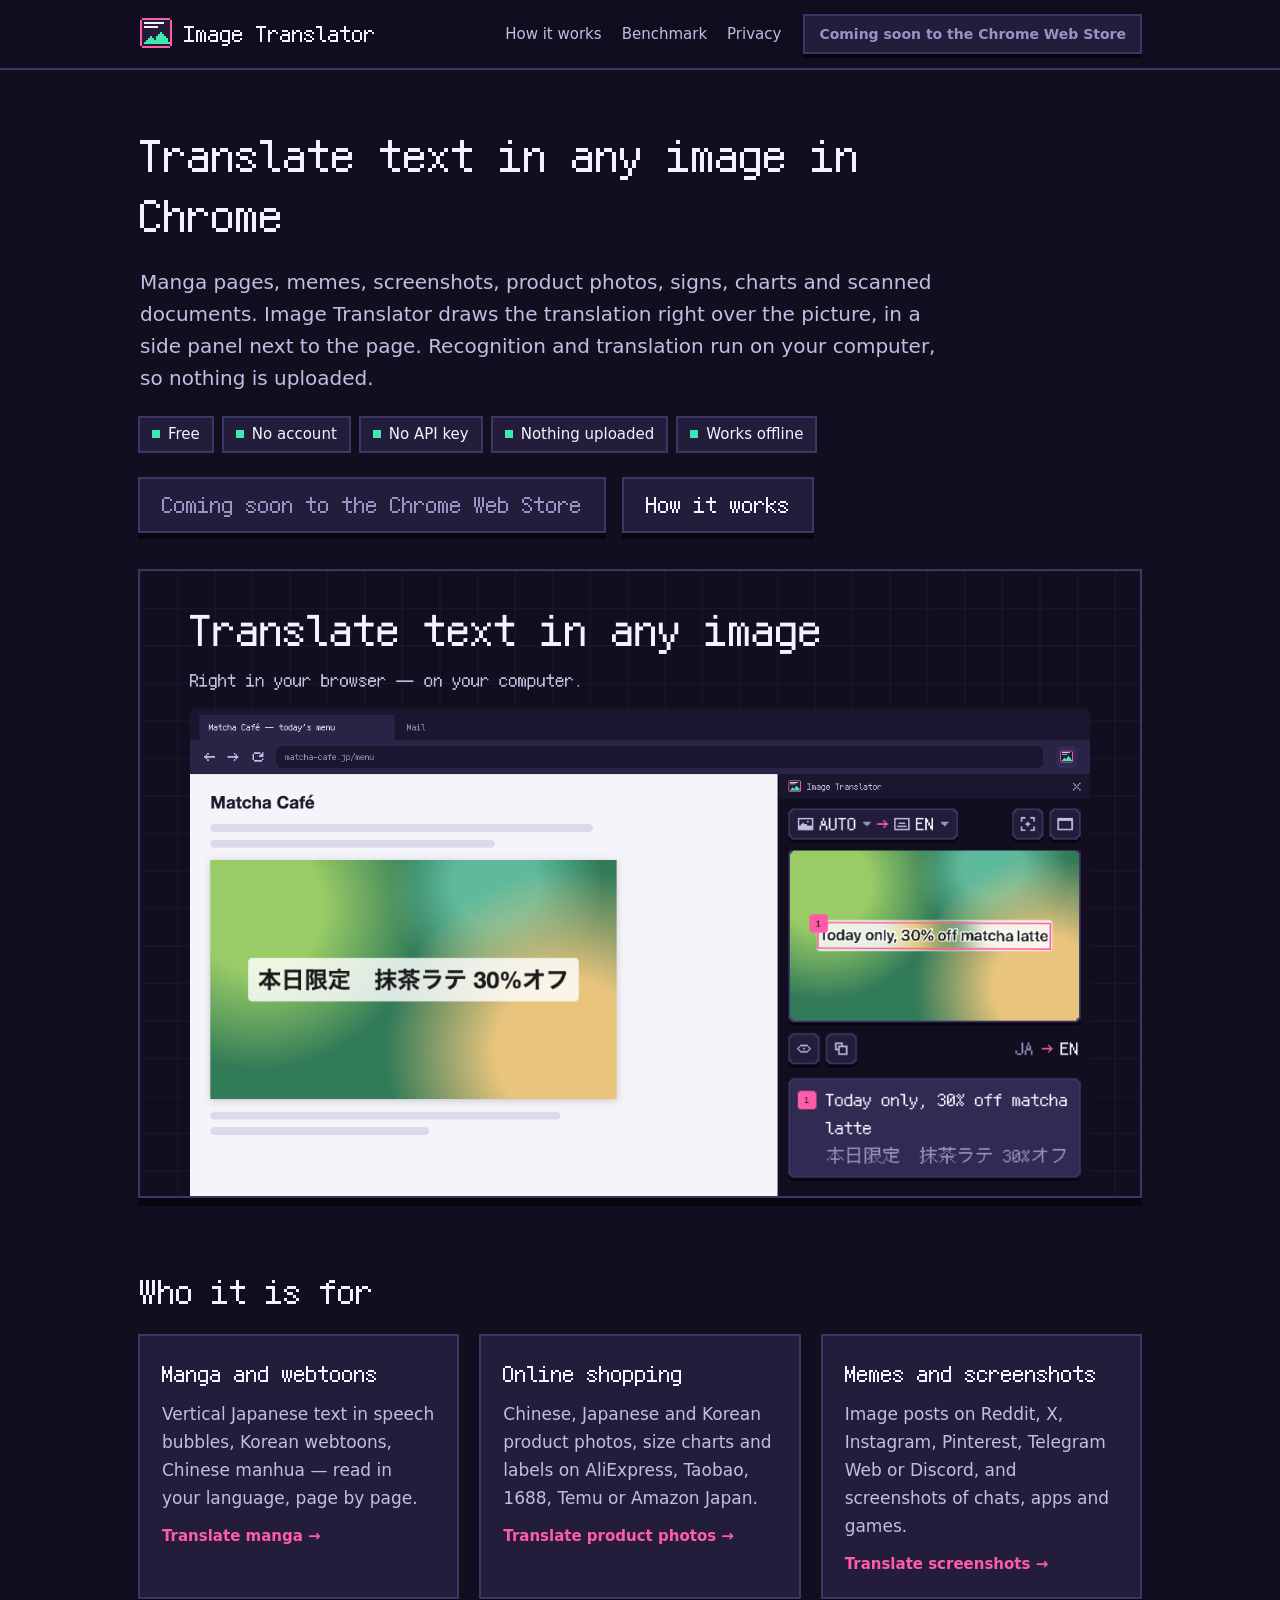
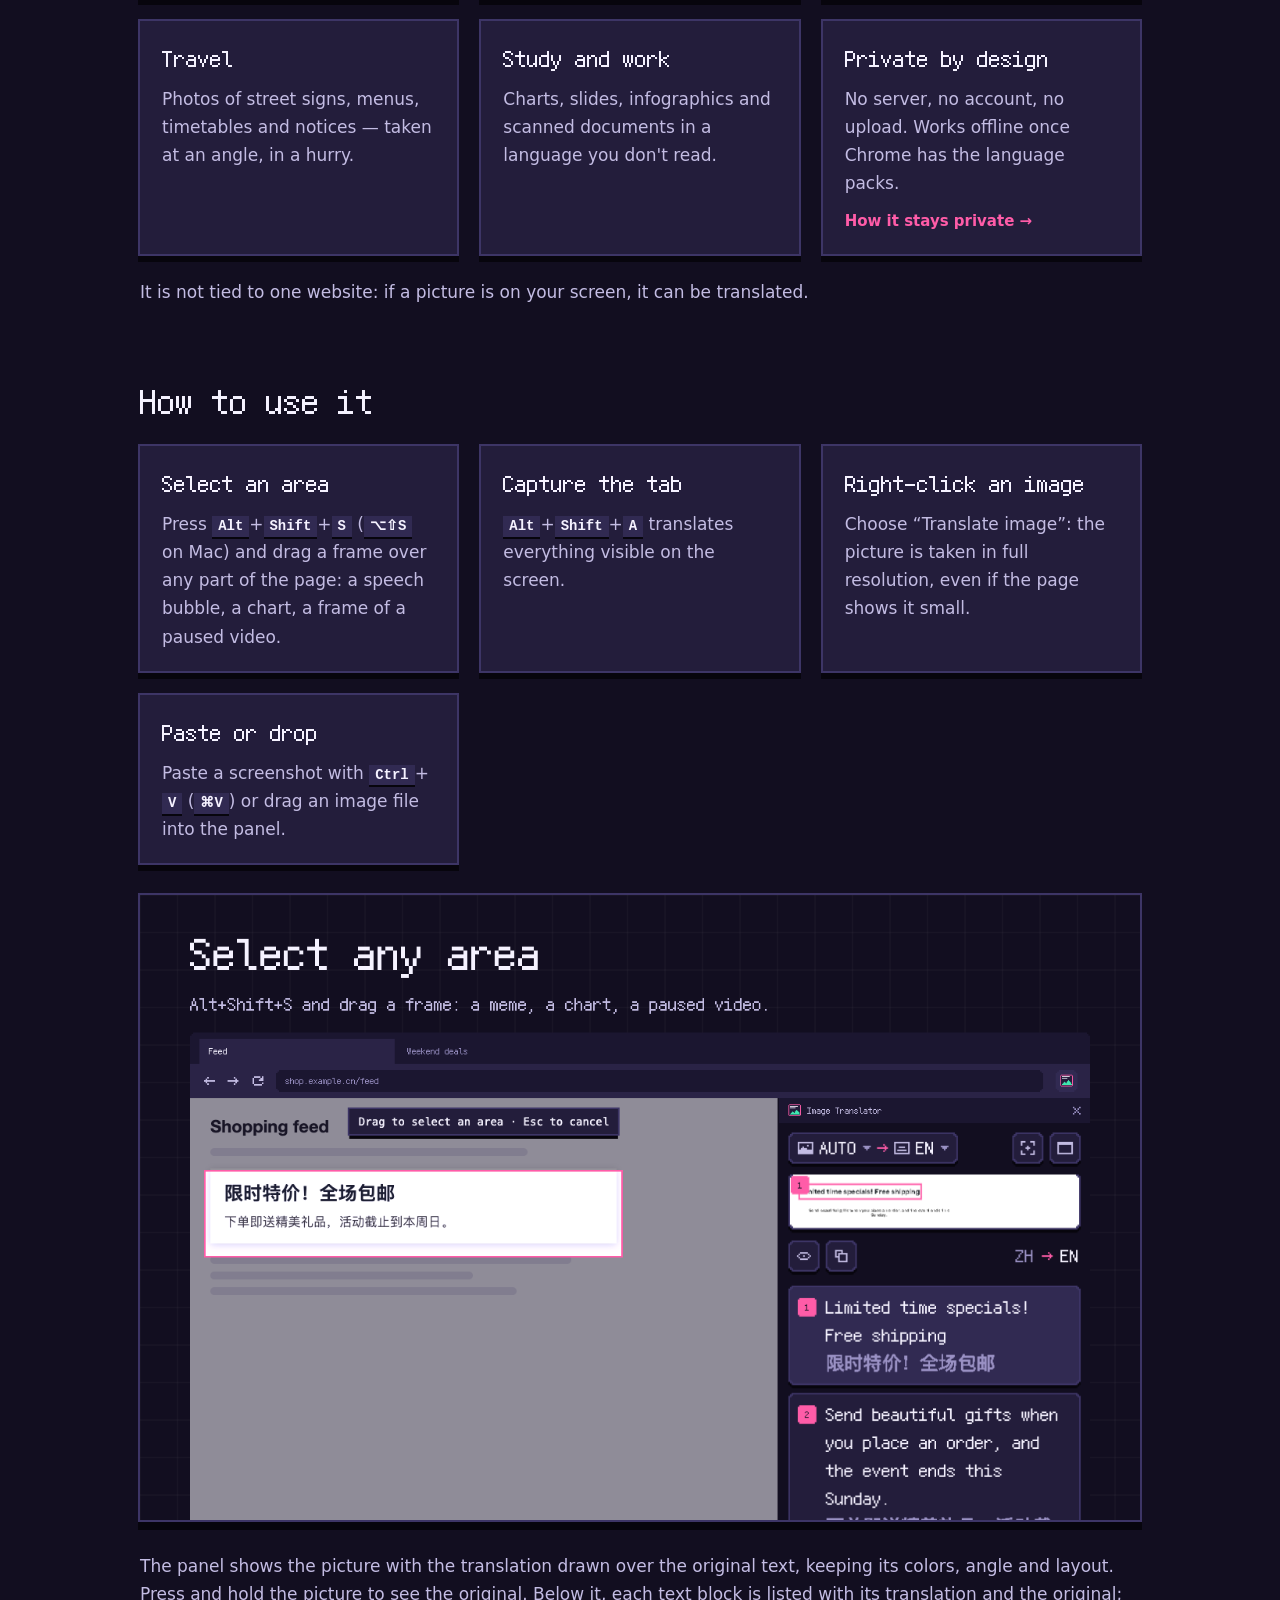
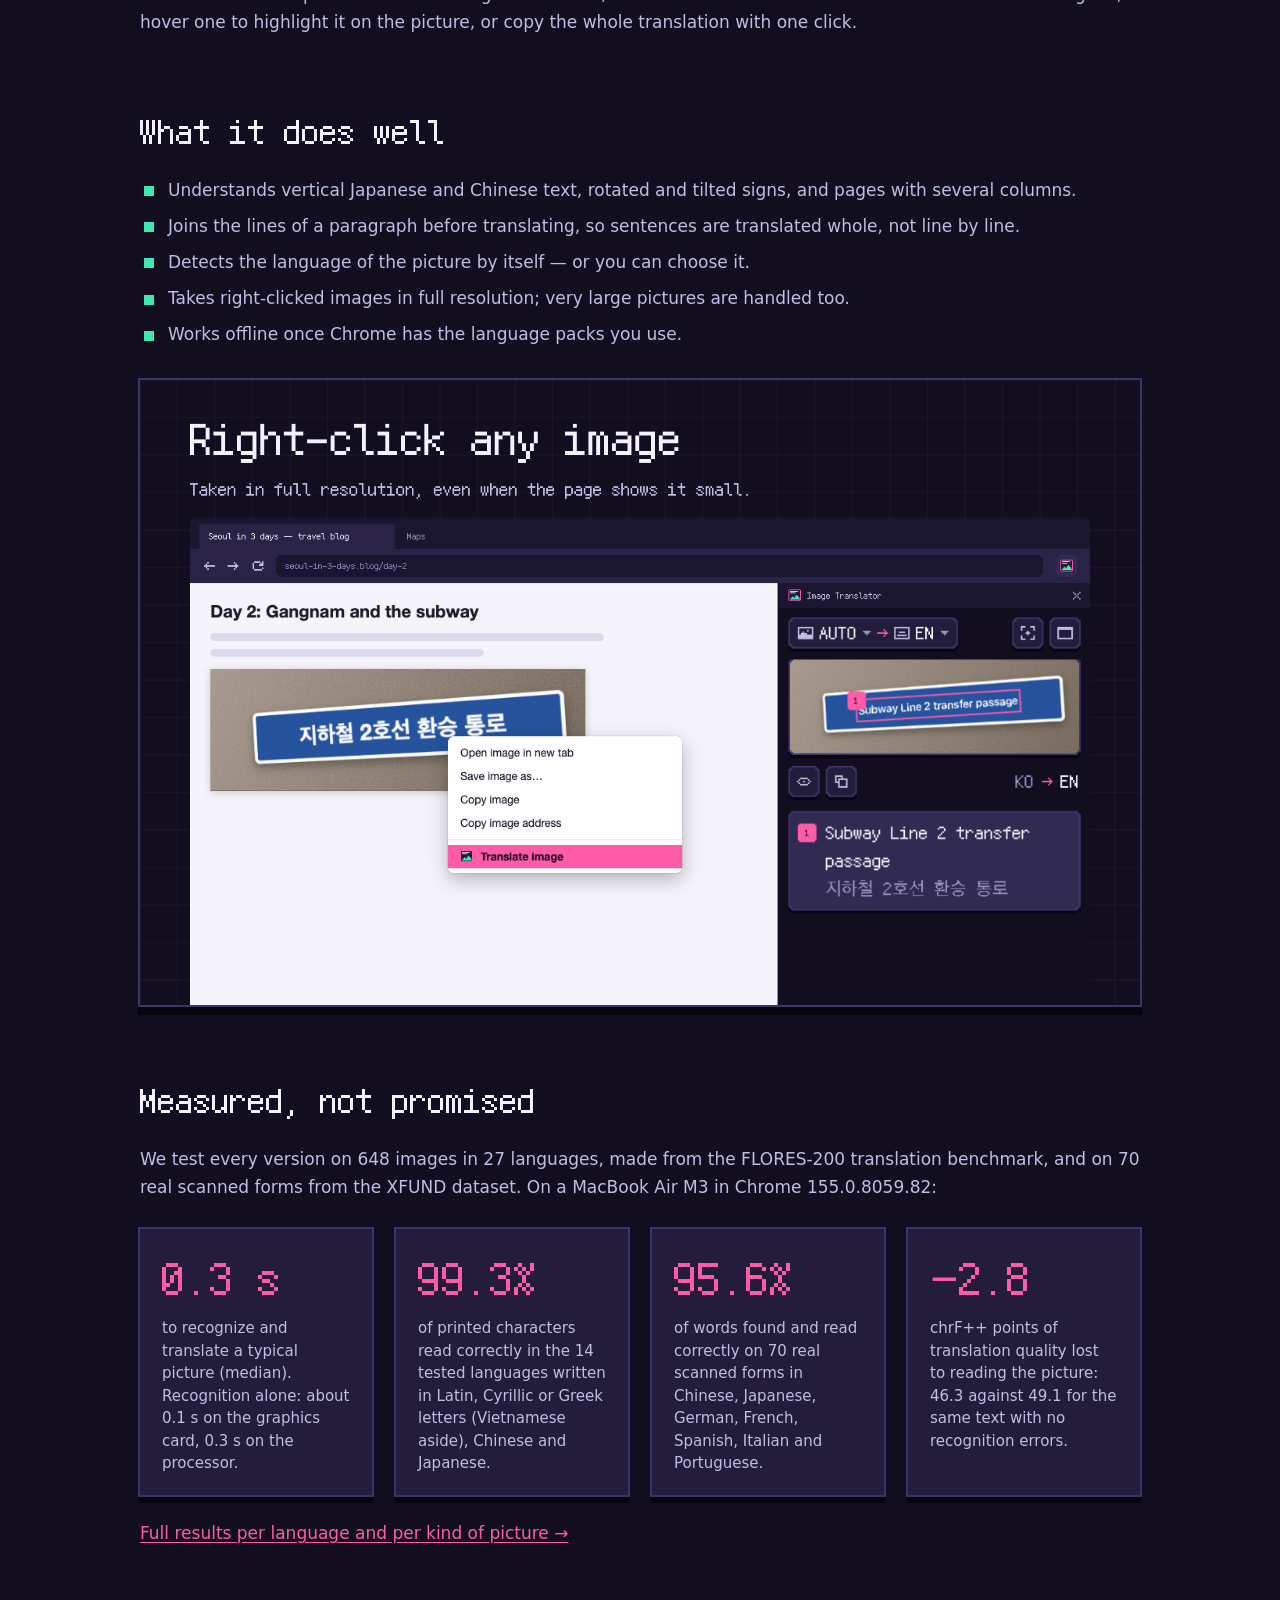
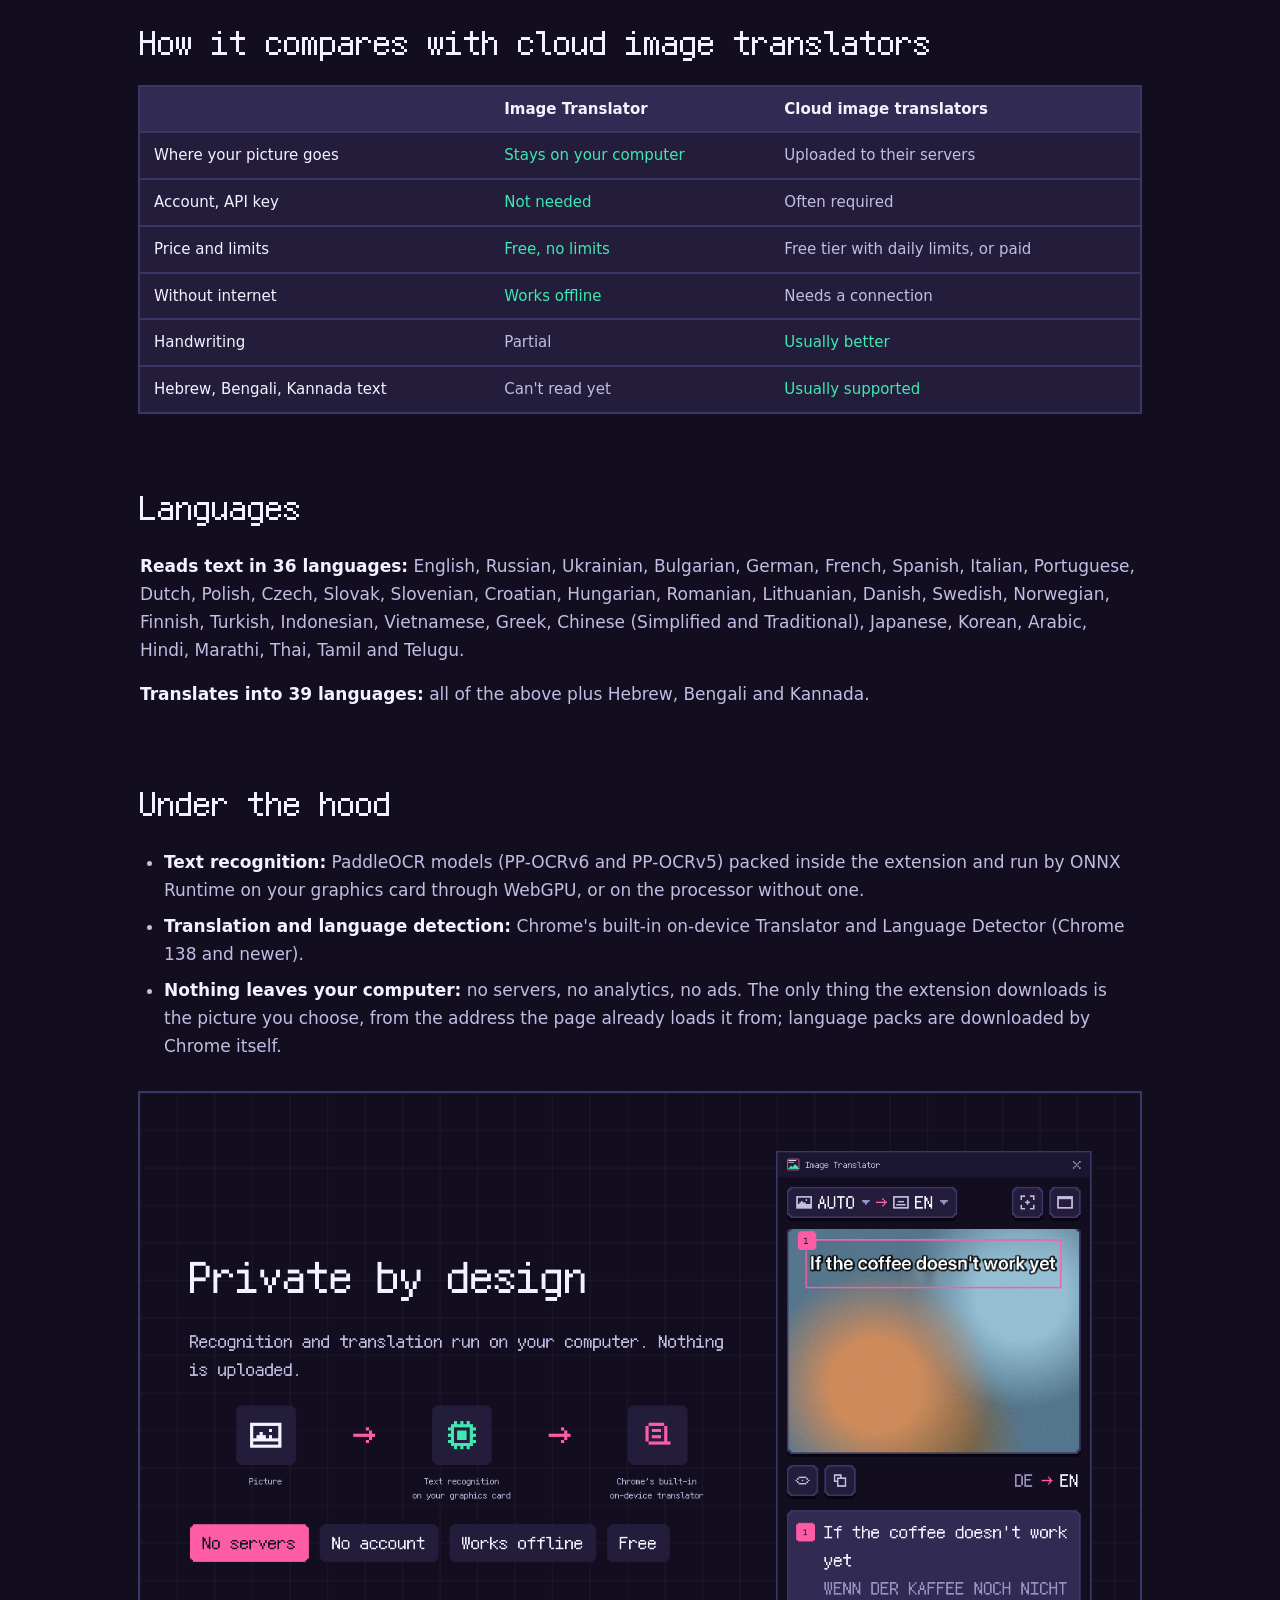
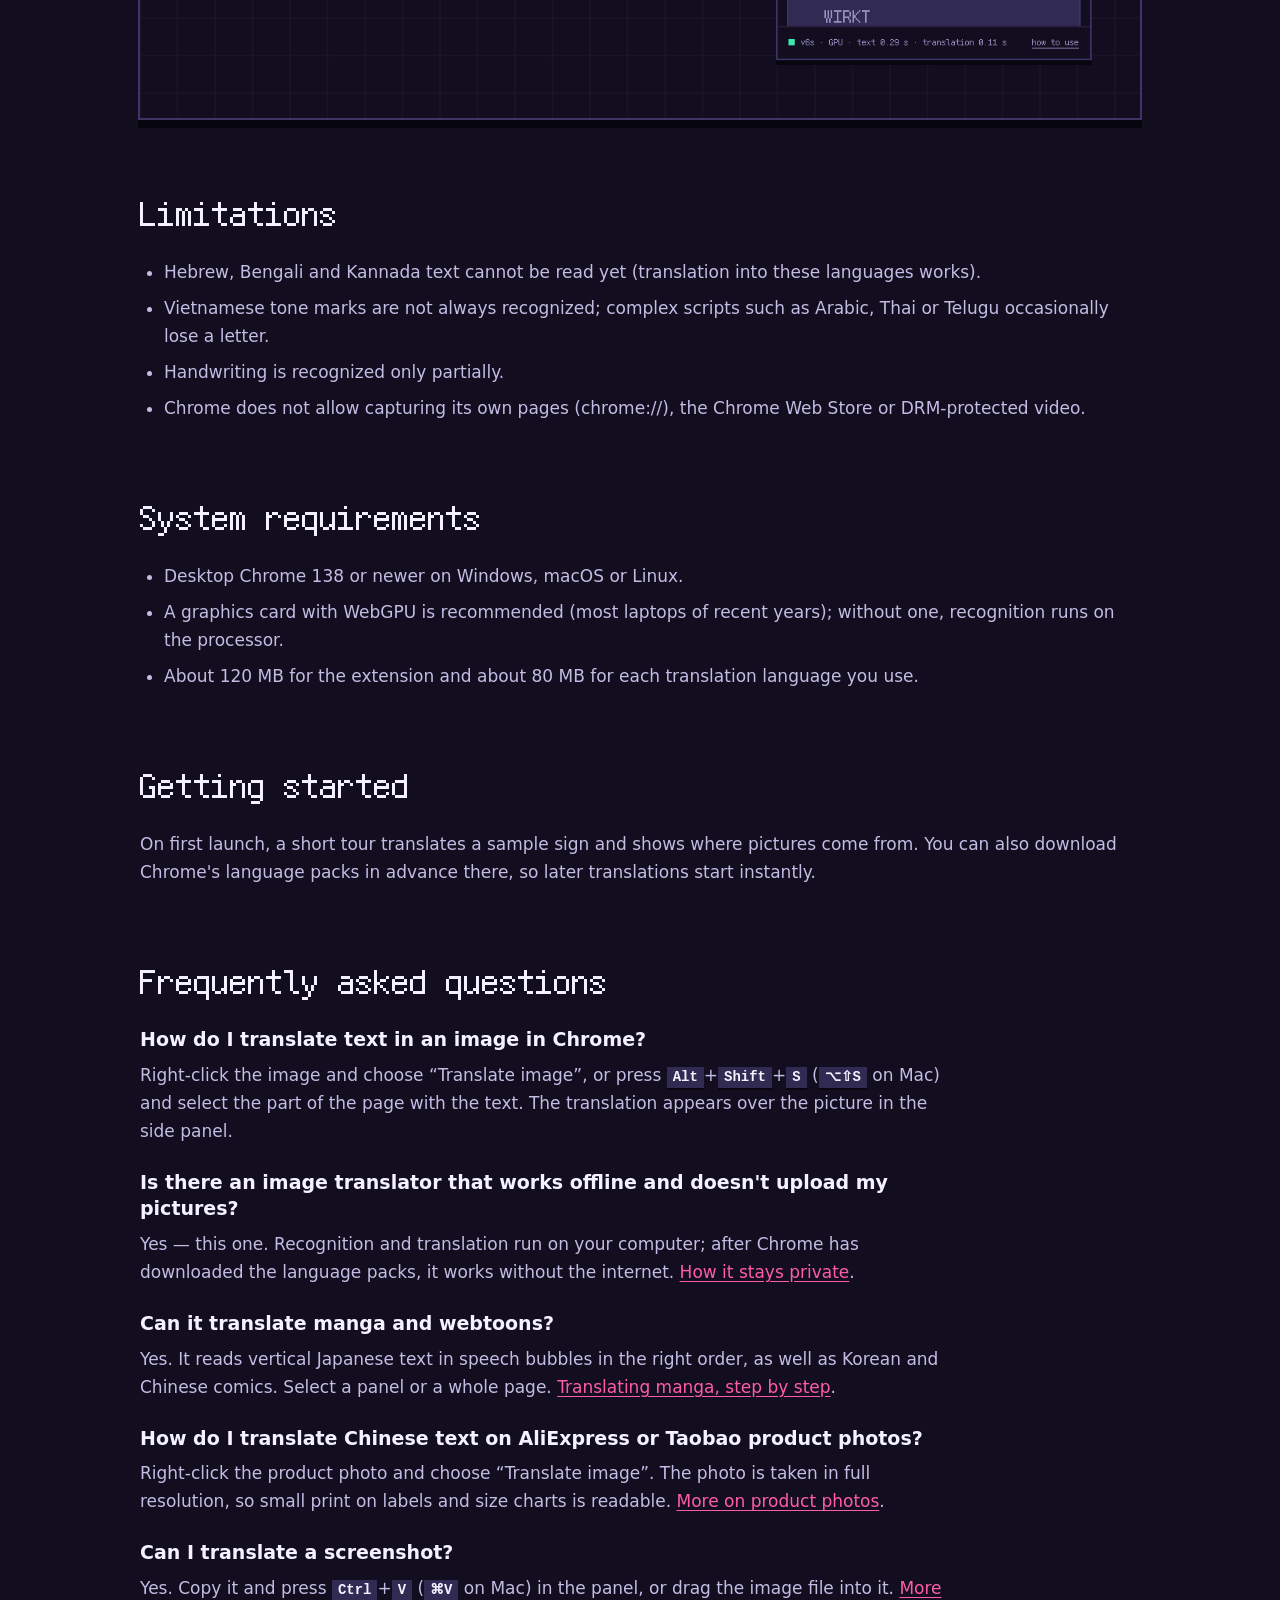
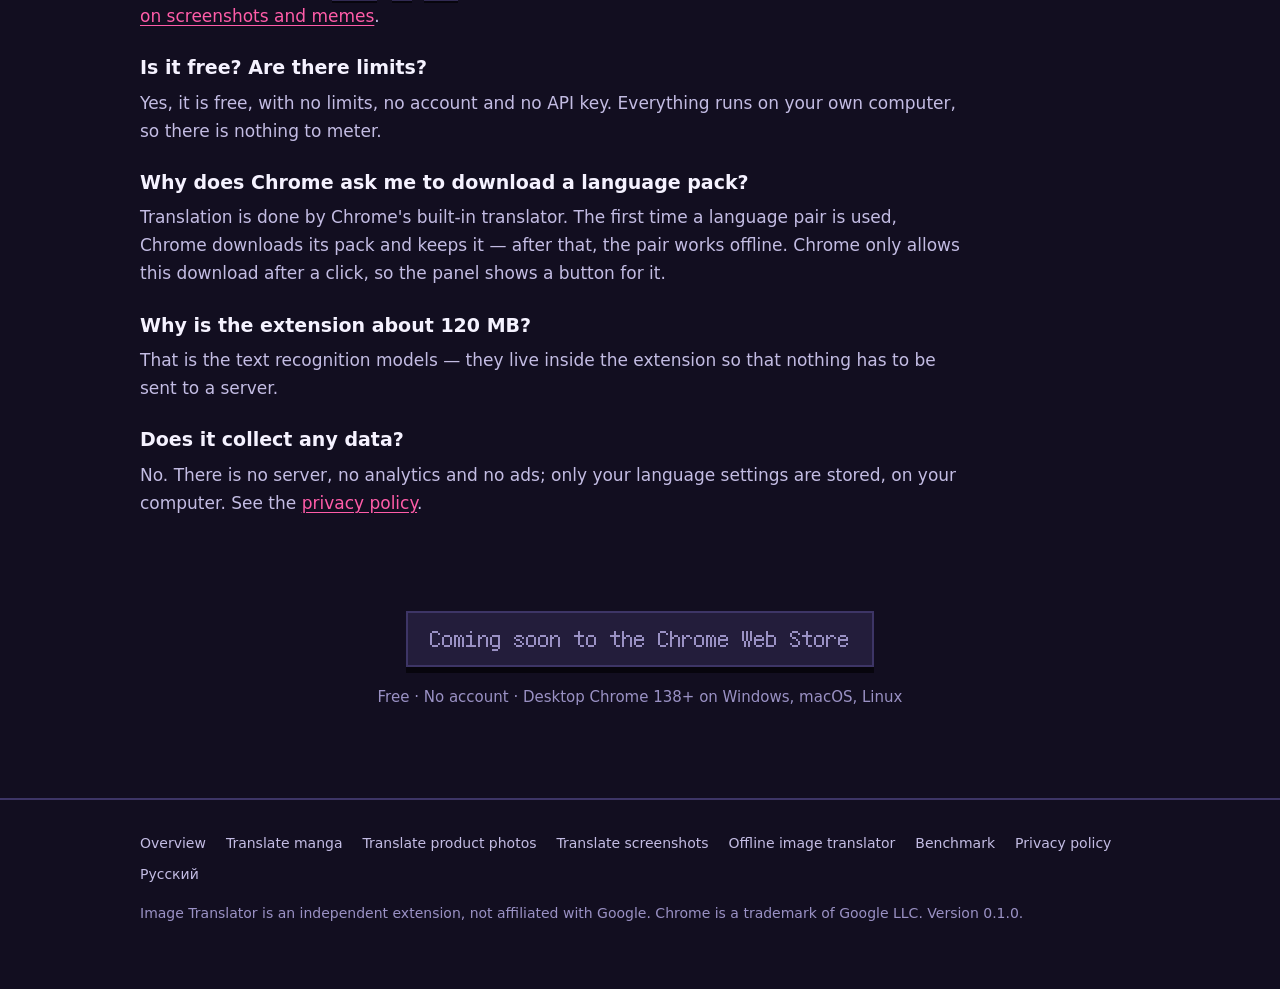
<file: image-translator/index.html>
<!doctype html>
<html lang="en">
<head>
<meta charset="utf-8">
<meta name="viewport" content="width=device-width, initial-scale=1">
<title>Image Translator — translate text in any image in Chrome, on your computer</title>
<meta name="description" content="Free Chrome extension: translate the text in manga, memes, screenshots and product photos right over the picture. Recognition and translation run on your computer — no account, no upload, works offline.">
<link rel="canonical" href="https://vanyattka.github.io/image-translator/">
<link rel="alternate" hreflang="en" href="https://vanyattka.github.io/image-translator/">
<link rel="alternate" hreflang="ru" href="https://vanyattka.github.io/image-translator/ru/">
<link rel="alternate" hreflang="x-default" href="https://vanyattka.github.io/image-translator/">
<meta property="og:type" content="website">
<meta property="og:site_name" content="Image Translator">
<meta property="og:title" content="Image Translator — translate text in any image in Chrome, on your computer">
<meta property="og:description" content="Free Chrome extension: translate the text in manga, memes, screenshots and product photos right over the picture. Recognition and translation run on your computer — no account, no upload, works offline.">
<meta property="og:url" content="https://vanyattka.github.io/image-translator/">
<meta property="og:image" content="https://vanyattka.github.io/image-translator/img/marquee.png">
<meta name="twitter:card" content="summary_large_image">
<meta name="theme-color" content="#120e20">
<link rel="icon" href="icon-32.png" sizes="32x32">
<link rel="apple-touch-icon" href="icon-128.png">
<link rel="stylesheet" href="style.css">
<script type="application/ld+json">{"@context":"https://schema.org","@type":"SoftwareApplication","name":"Image Translator","description":"Free Chrome extension that translates the text in any image — manga, memes, screenshots, product photos — and draws the translation over the picture in a side panel. Text recognition and translation run on the user's computer: no server, no account, nothing uploaded.","applicationCategory":"BrowserApplication","operatingSystem":"Windows, macOS, Linux — desktop Chrome 138 or newer","softwareVersion":"0.1.0","fileSize":"120MB","isAccessibleForFree":true,"offers":{"@type":"Offer","price":"0","priceCurrency":"USD"},"url":"https://vanyattka.github.io/image-translator/","screenshot":["https://vanyattka.github.io/image-translator/img/1-hero.png","https://vanyattka.github.io/image-translator/img/2-area.png","https://vanyattka.github.io/image-translator/img/3-right-click.png","https://vanyattka.github.io/image-translator/img/4-private.png"],"featureList":["Translate the text in any image in Chrome: select an area, capture the tab, right-click an image, or paste a screenshot","Translation drawn over the picture, keeping colors, angle and layout","Reads 36 languages, including vertical Japanese and Chinese; translates into 39","Runs on the user's computer: PaddleOCR models on WebGPU and Chrome's built-in on-device translator","No account, no API key, no limits; works offline"]}</script>
<script type="application/ld+json">{"@context":"https://schema.org","@type":"FAQPage","mainEntity":[{"@type":"Question","name":"How do I translate text in an image in Chrome?","acceptedAnswer":{"@type":"Answer","text":"Right-click the image and choose “Translate image”, or press Alt+Shift+S (⌥⇧S on Mac) and select the part of the page with the text. The translation appears over the picture in the side panel."}},{"@type":"Question","name":"Is there an image translator that works offline and doesn't upload my pictures?","acceptedAnswer":{"@type":"Answer","text":"Yes — this one. Recognition and translation run on your computer; after Chrome has downloaded the language packs, it works without the internet. How it stays private."}},{"@type":"Question","name":"Can it translate manga and webtoons?","acceptedAnswer":{"@type":"Answer","text":"Yes. It reads vertical Japanese text in speech bubbles in the right order, as well as Korean and Chinese comics. Select a panel or a whole page. Translating manga, step by step."}},{"@type":"Question","name":"How do I translate Chinese text on AliExpress or Taobao product photos?","acceptedAnswer":{"@type":"Answer","text":"Right-click the product photo and choose “Translate image”. The photo is taken in full resolution, so small print on labels and size charts is readable. More on product photos."}},{"@type":"Question","name":"Can I translate a screenshot?","acceptedAnswer":{"@type":"Answer","text":"Yes. Copy it and press Ctrl+V (⌘V on Mac) in the panel, or drag the image file into it. More on screenshots and memes."}},{"@type":"Question","name":"Is it free? Are there limits?","acceptedAnswer":{"@type":"Answer","text":"Yes, it is free, with no limits, no account and no API key. Everything runs on your own computer, so there is nothing to meter."}},{"@type":"Question","name":"Why does Chrome ask me to download a language pack?","acceptedAnswer":{"@type":"Answer","text":"Translation is done by Chrome's built-in translator. The first time a language pair is used, Chrome downloads its pack and keeps it — after that, the pair works offline. Chrome only allows this download after a click, so the panel shows a button for it."}},{"@type":"Question","name":"Why is the extension about 120 MB?","acceptedAnswer":{"@type":"Answer","text":"That is the text recognition models — they live inside the extension so that nothing has to be sent to a server."}},{"@type":"Question","name":"Does it collect any data?","acceptedAnswer":{"@type":"Answer","text":"No. There is no server, no analytics and no ads; only your language settings are stored, on your computer. See the privacy policy."}}]}</script>
</head>
<body>
<header class="top"><div class="wrap">
  <a class="logo" href="./"><img src="icon-32.png" width="32" height="32" alt="">Image Translator</a>
  <nav class="links"><a href="#how">How it works</a><a href="benchmark.html">Benchmark</a><a href="privacy.html">Privacy</a></nav>
  <span class="btn soon sm" title="Coming soon to the Chrome Web Store">Coming soon to the Chrome Web Store</span>
</div></header>
<main class="wrap">

<section class="hero">
  <h1>Translate text in any image in Chrome</h1>
  <p class="lead">Manga pages, memes, screenshots, product photos, signs, charts and scanned documents. Image Translator draws the translation right over the picture, in a side panel next to the page. Recognition and translation run on your computer, so nothing is uploaded.</p>
  <ul class="chips"><li>Free</li><li>No account</li><li>No API key</li><li>Nothing uploaded</li><li>Works offline</li></ul>
  <p class="actions"><span class="btn soon " title="Coming soon to the Chrome Web Store">Coming soon to the Chrome Web Store</span><a class="btn" href="#how">How it works</a></p>
  <img class="shot" src="img/1-hero.png" width="1280" height="800" alt="The Image Translator side panel next to a café website: a Japanese promo card translated into English, drawn over the original picture">
</section>

<section>
  <h2>Who it is for</h2>
  <div class="cards">
    <a class="card" href="translate-manga.html"><h3>Manga and webtoons</h3><p>Vertical Japanese text in speech bubbles, Korean webtoons, Chinese manhua — read in your language, page by page.</p><span class="more">Translate manga →</span></a>
    <a class="card" href="translate-product-photos.html"><h3>Online shopping</h3><p>Chinese, Japanese and Korean product photos, size charts and labels on AliExpress, Taobao, 1688, Temu or Amazon Japan.</p><span class="more">Translate product photos →</span></a>
    <a class="card" href="translate-screenshots.html"><h3>Memes and screenshots</h3><p>Image posts on Reddit, X, Instagram, Pinterest, Telegram Web or Discord, and screenshots of chats, apps and games.</p><span class="more">Translate screenshots →</span></a>
    <div class="card"><h3>Travel</h3><p>Photos of street signs, menus, timetables and notices — taken at an angle, in a hurry.</p></div>
    <div class="card"><h3>Study and work</h3><p>Charts, slides, infographics and scanned documents in a language you don't read.</p></div>
    <a class="card" href="offline-image-translator.html"><h3>Private by design</h3><p>No server, no account, no upload. Works offline once Chrome has the language packs.</p><span class="more">How it stays private →</span></a>
  </div>
  <p>It is not tied to one website: if a picture is on your screen, it can be translated.</p>
</section>

<section id="how">
  <h2>How to use it</h2>
  <div class="ways">
    <div class="way"><h3>Select an area</h3><p>Press <kbd>Alt</kbd>+<kbd>Shift</kbd>+<kbd>S</kbd> (<kbd>⌥⇧S</kbd> on Mac) and drag a frame over any part of the page: a speech bubble, a chart, a frame of a paused video.</p></div>
    <div class="way"><h3>Capture the tab</h3><p><kbd>Alt</kbd>+<kbd>Shift</kbd>+<kbd>A</kbd> translates everything visible on the screen.</p></div>
    <div class="way"><h3>Right-click an image</h3><p>Choose “Translate image”: the picture is taken in full resolution, even if the page shows it small.</p></div>
    <div class="way"><h3>Paste or drop</h3><p>Paste a screenshot with <kbd>Ctrl</kbd>+<kbd>V</kbd> (<kbd>⌘V</kbd>) or drag an image file into the panel.</p></div>
  </div>
  <img class="shot" src="img/2-area.png" width="1280" height="800" alt="Selecting an area of a Chinese social media post with a frame; the side panel shows the English translation" loading="lazy">
  <p>The panel shows the picture with the translation drawn over the original text, keeping its colors, angle and layout. Press and hold the picture to see the original. Below it, each text block is listed with its translation and the original; hover one to highlight it on the picture, or copy the whole translation with one click.</p>
</section>

<section>
  <h2>What it does well</h2>
  <ul class="ticks">
    <li>Understands vertical Japanese and Chinese text, rotated and tilted signs, and pages with several columns.</li>
    <li>Joins the lines of a paragraph before translating, so sentences are translated whole, not line by line.</li>
    <li>Detects the language of the picture by itself — or you can choose it.</li>
    <li>Takes right-clicked images in full resolution; very large pictures are handled too.</li>
    <li>Works offline once Chrome has the language packs you use.</li>
  </ul>
  <img class="shot" src="img/3-right-click.png" width="1280" height="800" alt="Right-click menu on a Korean sign with the “Translate image” item; the side panel shows the translation" loading="lazy">
</section>

<section id="measured">
  <h2>Measured, not promised</h2>
  <p>We test every version on 648 images in 27 languages, made from the FLORES-200 translation benchmark, and on 70 real scanned forms from the XFUND dataset. On a MacBook Air M3 in Chrome 155.0.8059.82:</p>
  <div class="stats">
    <div class="stat"><b>0.3 s</b><span>to recognize and translate a typical picture (median). Recognition alone: about 0.1 s on the graphics card, 0.3 s on the processor.</span></div>
    <div class="stat"><b>99.3%</b><span>of printed characters read correctly in the 14 tested languages written in Latin, Cyrillic or Greek letters (Vietnamese aside), Chinese and Japanese.</span></div>
    <div class="stat"><b>95.6%</b><span>of words found and read correctly on 70 real scanned forms in Chinese, Japanese, German, French, Spanish, Italian and Portuguese.</span></div>
    <div class="stat"><b>−2.8</b><span>chrF++ points of translation quality lost to reading the picture: 46.3 against 49.1 for the same text with no recognition errors.</span></div>
  </div>
  <p><a href="benchmark.html">Full results per language and per kind of picture →</a></p>
</section>

<section>
  <h2>How it compares with cloud image translators</h2>
  
<div class="scroll"><table class="cmp">
  <thead><tr><th></th><th>Image Translator</th><th>Cloud image translators</th></tr></thead>
  <tbody>
    <tr><th>Where your picture goes</th><td class="yes">Stays on your computer</td><td>Uploaded to their servers</td></tr>
    <tr><th>Account, API key</th><td class="yes">Not needed</td><td>Often required</td></tr>
    <tr><th>Price and limits</th><td class="yes">Free, no limits</td><td>Free tier with daily limits, or paid</td></tr>
    <tr><th>Without internet</th><td class="yes">Works offline</td><td>Needs a connection</td></tr>
    <tr><th>Handwriting</th><td>Partial</td><td class="yes">Usually better</td></tr>
    <tr><th>Hebrew, Bengali, Kannada text</th><td>Can't read yet</td><td class="yes">Usually supported</td></tr>
  </tbody>
</table></div>
</section>

<section id="languages">
  <h2>Languages</h2>
  <p><b>Reads text in 36 languages:</b> English, Russian, Ukrainian, Bulgarian, German, French, Spanish, Italian, Portuguese, Dutch, Polish, Czech, Slovak, Slovenian, Croatian, Hungarian, Romanian, Lithuanian, Danish, Swedish, Norwegian, Finnish, Turkish, Indonesian, Vietnamese, Greek, Chinese (Simplified and Traditional), Japanese, Korean, Arabic, Hindi, Marathi, Thai, Tamil and Telugu.</p>
  <p><b>Translates into 39 languages:</b> all of the above plus Hebrew, Bengali and Kannada.</p>
</section>

<section>
  <h2>Under the hood</h2>
  <ul>
    <li><b>Text recognition:</b> PaddleOCR models (PP-OCRv6 and PP-OCRv5) packed inside the extension and run by ONNX Runtime on your graphics card through WebGPU, or on the processor without one.</li>
    <li><b>Translation and language detection:</b> Chrome's built-in on-device Translator and Language Detector (Chrome 138 and newer).</li>
    <li><b>Nothing leaves your computer:</b> no servers, no analytics, no ads. The only thing the extension downloads is the picture you choose, from the address the page already loads it from; language packs are downloaded by Chrome itself.</li>
  </ul>
  <img class="shot" src="img/4-private.png" width="1280" height="800" alt="Diagram: picture → recognition on your graphics card → Chrome’s built-in translator, all on your computer; a German meme translated in the side panel" loading="lazy">
</section>

<section>
  <h2>Limitations</h2>
  
<ul>
  <li>Hebrew, Bengali and Kannada text cannot be read yet (translation into these languages works).</li>
  <li>Vietnamese tone marks are not always recognized; complex scripts such as Arabic, Thai or Telugu occasionally lose a letter.</li>
  <li>Handwriting is recognized only partially.</li>
  <li>Chrome does not allow capturing its own pages (chrome://), the Chrome Web Store or DRM-protected video.</li>
</ul>
</section>

<section>
  <h2>System requirements</h2>
  <ul>
    <li>Desktop Chrome 138 or newer on Windows, macOS or Linux.</li>
    <li>A graphics card with WebGPU is recommended (most laptops of recent years); without one, recognition runs on the processor.</li>
    <li>About 120 MB for the extension and about 80 MB for each translation language you use.</li>
  </ul>
</section>

<section>
  <h2>Getting started</h2>
  <p>On first launch, a short tour translates a sample sign and shows where pictures come from. You can also download Chrome's language packs in advance there, so later translations start instantly.</p>
</section>

<section id="faq">
  <h2>Frequently asked questions</h2>
  <div class="qa"><h3>How do I translate text in an image in Chrome?</h3><p>Right-click the image and choose “Translate image”, or press <kbd>Alt</kbd>+<kbd>Shift</kbd>+<kbd>S</kbd> (<kbd>⌥⇧S</kbd> on Mac) and select the part of the page with the text. The translation appears over the picture in the side panel.</p></div>
  <div class="qa"><h3>Is there an image translator that works offline and doesn't upload my pictures?</h3><p>Yes — this one. Recognition and translation run on your computer; after Chrome has downloaded the language packs, it works without the internet. <a href="offline-image-translator.html">How it stays private</a>.</p></div>
  <div class="qa"><h3>Can it translate manga and webtoons?</h3><p>Yes. It reads vertical Japanese text in speech bubbles in the right order, as well as Korean and Chinese comics. Select a panel or a whole page. <a href="translate-manga.html">Translating manga, step by step</a>.</p></div>
  <div class="qa"><h3>How do I translate Chinese text on AliExpress or Taobao product photos?</h3><p>Right-click the product photo and choose “Translate image”. The photo is taken in full resolution, so small print on labels and size charts is readable. <a href="translate-product-photos.html">More on product photos</a>.</p></div>
  <div class="qa"><h3>Can I translate a screenshot?</h3><p>Yes. Copy it and press <kbd>Ctrl</kbd>+<kbd>V</kbd> (<kbd>⌘V</kbd> on Mac) in the panel, or drag the image file into it. <a href="translate-screenshots.html">More on screenshots and memes</a>.</p></div>
  <div class="qa"><h3>Is it free? Are there limits?</h3><p>Yes, it is free, with no limits, no account and no API key. Everything runs on your own computer, so there is nothing to meter.</p></div>
  <div class="qa"><h3>Why does Chrome ask me to download a language pack?</h3><p>Translation is done by Chrome's built-in translator. The first time a language pair is used, Chrome downloads its pack and keeps it — after that, the pair works offline. Chrome only allows this download after a click, so the panel shows a button for it.</p></div>
  <div class="qa"><h3>Why is the extension about 120 MB?</h3><p>That is the text recognition models — they live inside the extension so that nothing has to be sent to a server.</p></div>
  <div class="qa"><h3>Does it collect any data?</h3><p>No. There is no server, no analytics and no ads; only your language settings are stored, on your computer. See the <a href="privacy.html">privacy policy</a>.</p></div>
</section>

<section class="cta">
  <span class="btn soon " title="Coming soon to the Chrome Web Store">Coming soon to the Chrome Web Store</span>
  <p class="note">Free · No account · Desktop Chrome 138+ on Windows, macOS, Linux</p>
</section>
</main>
<footer><div class="wrap">
  <nav><a href="./">Overview</a><a href="translate-manga.html">Translate manga</a><a href="translate-product-photos.html">Translate product photos</a><a href="translate-screenshots.html">Translate screenshots</a><a href="offline-image-translator.html">Offline image translator</a><a href="benchmark.html">Benchmark</a><a href="privacy.html">Privacy policy</a><a href="ru/">Русский</a></nav>
  <p>Image Translator is an independent extension, not affiliated with Google. Chrome is a trademark of Google LLC. Version 0.1.0.</p>
</div></footer>
</body>
</html>
</file>
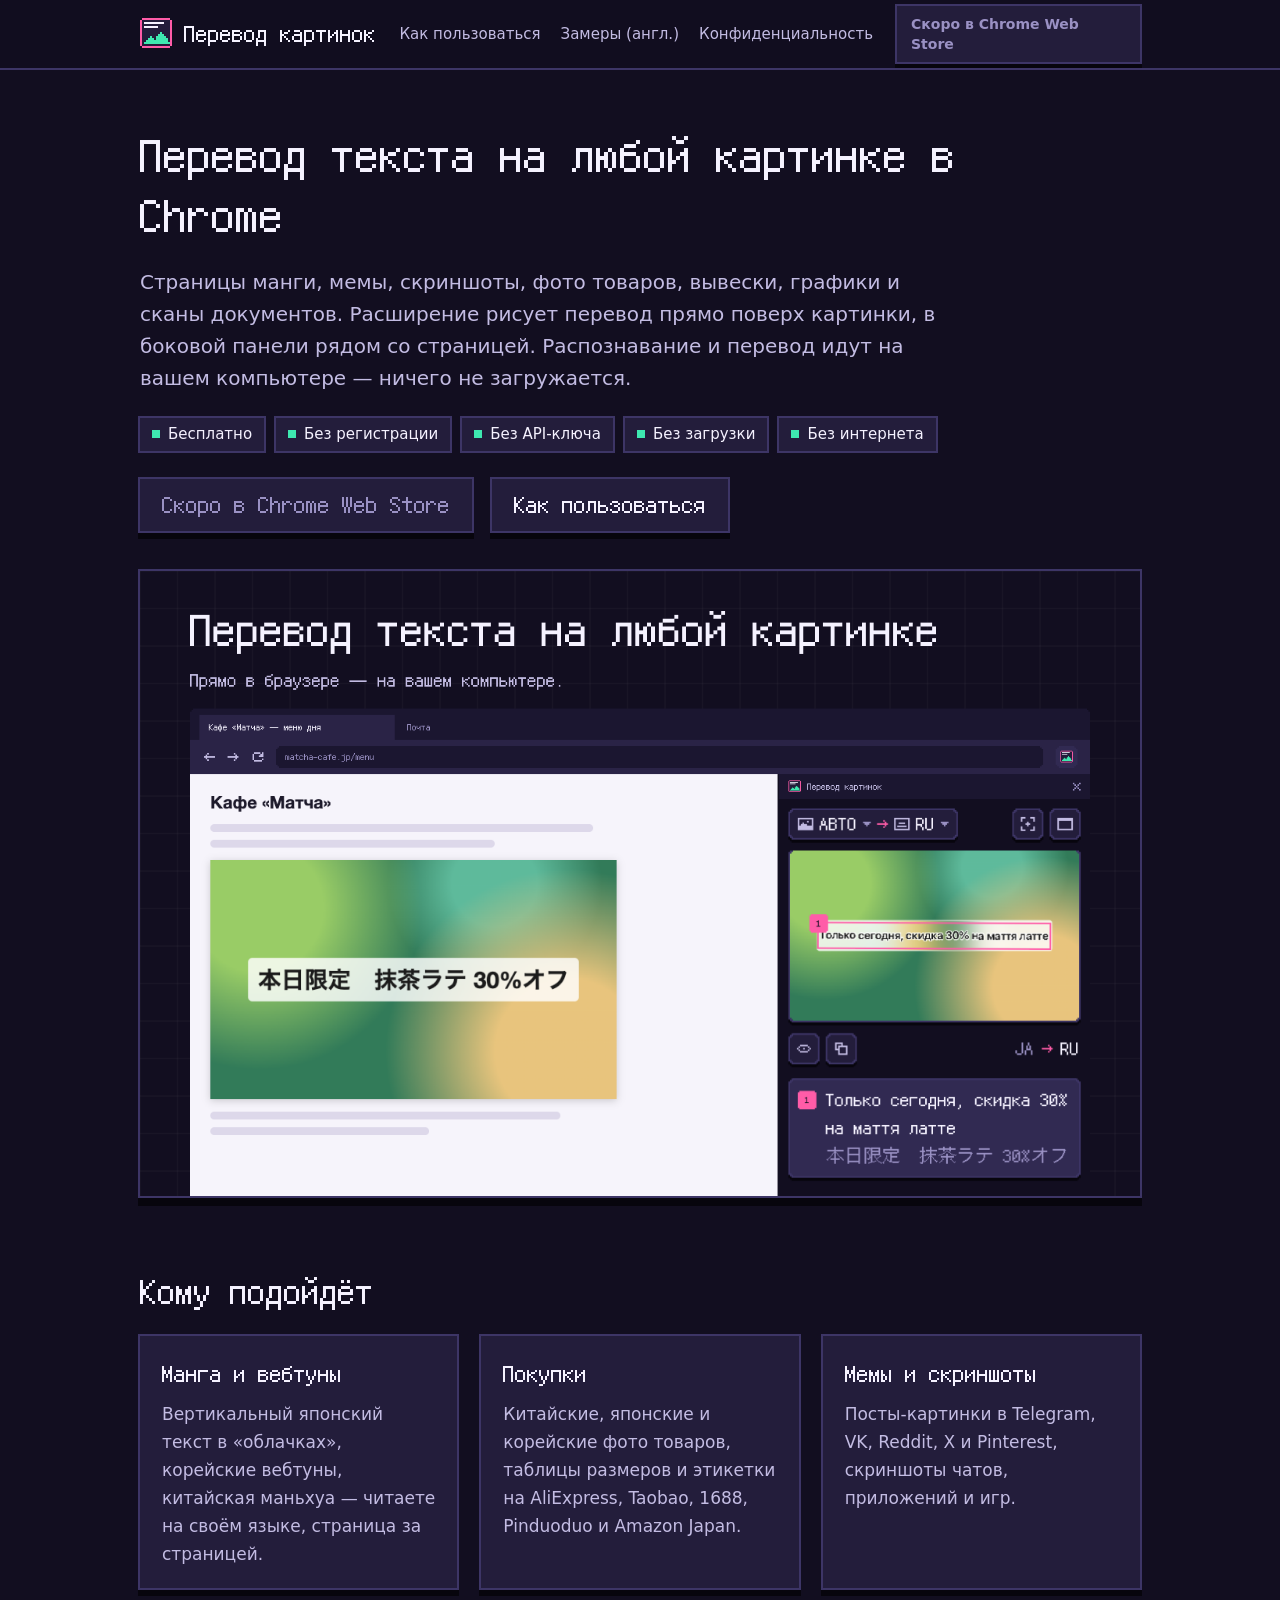
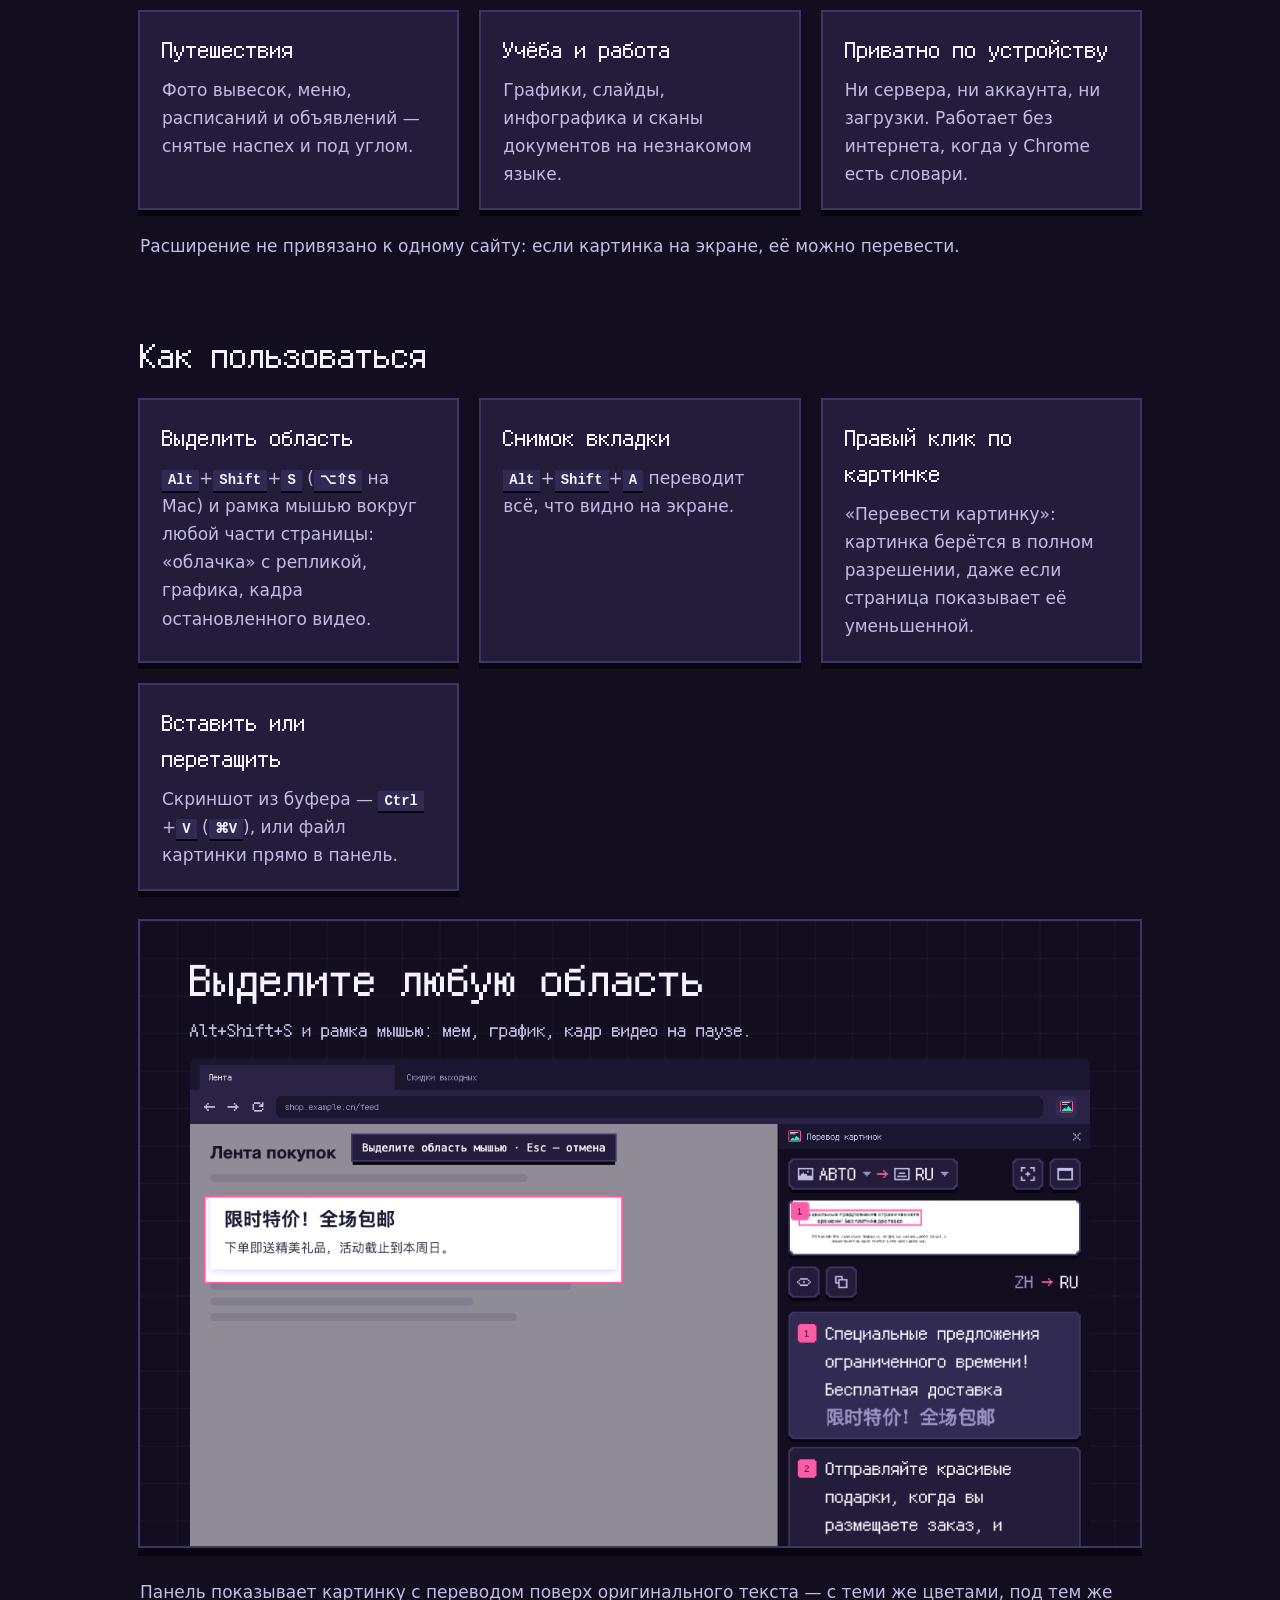
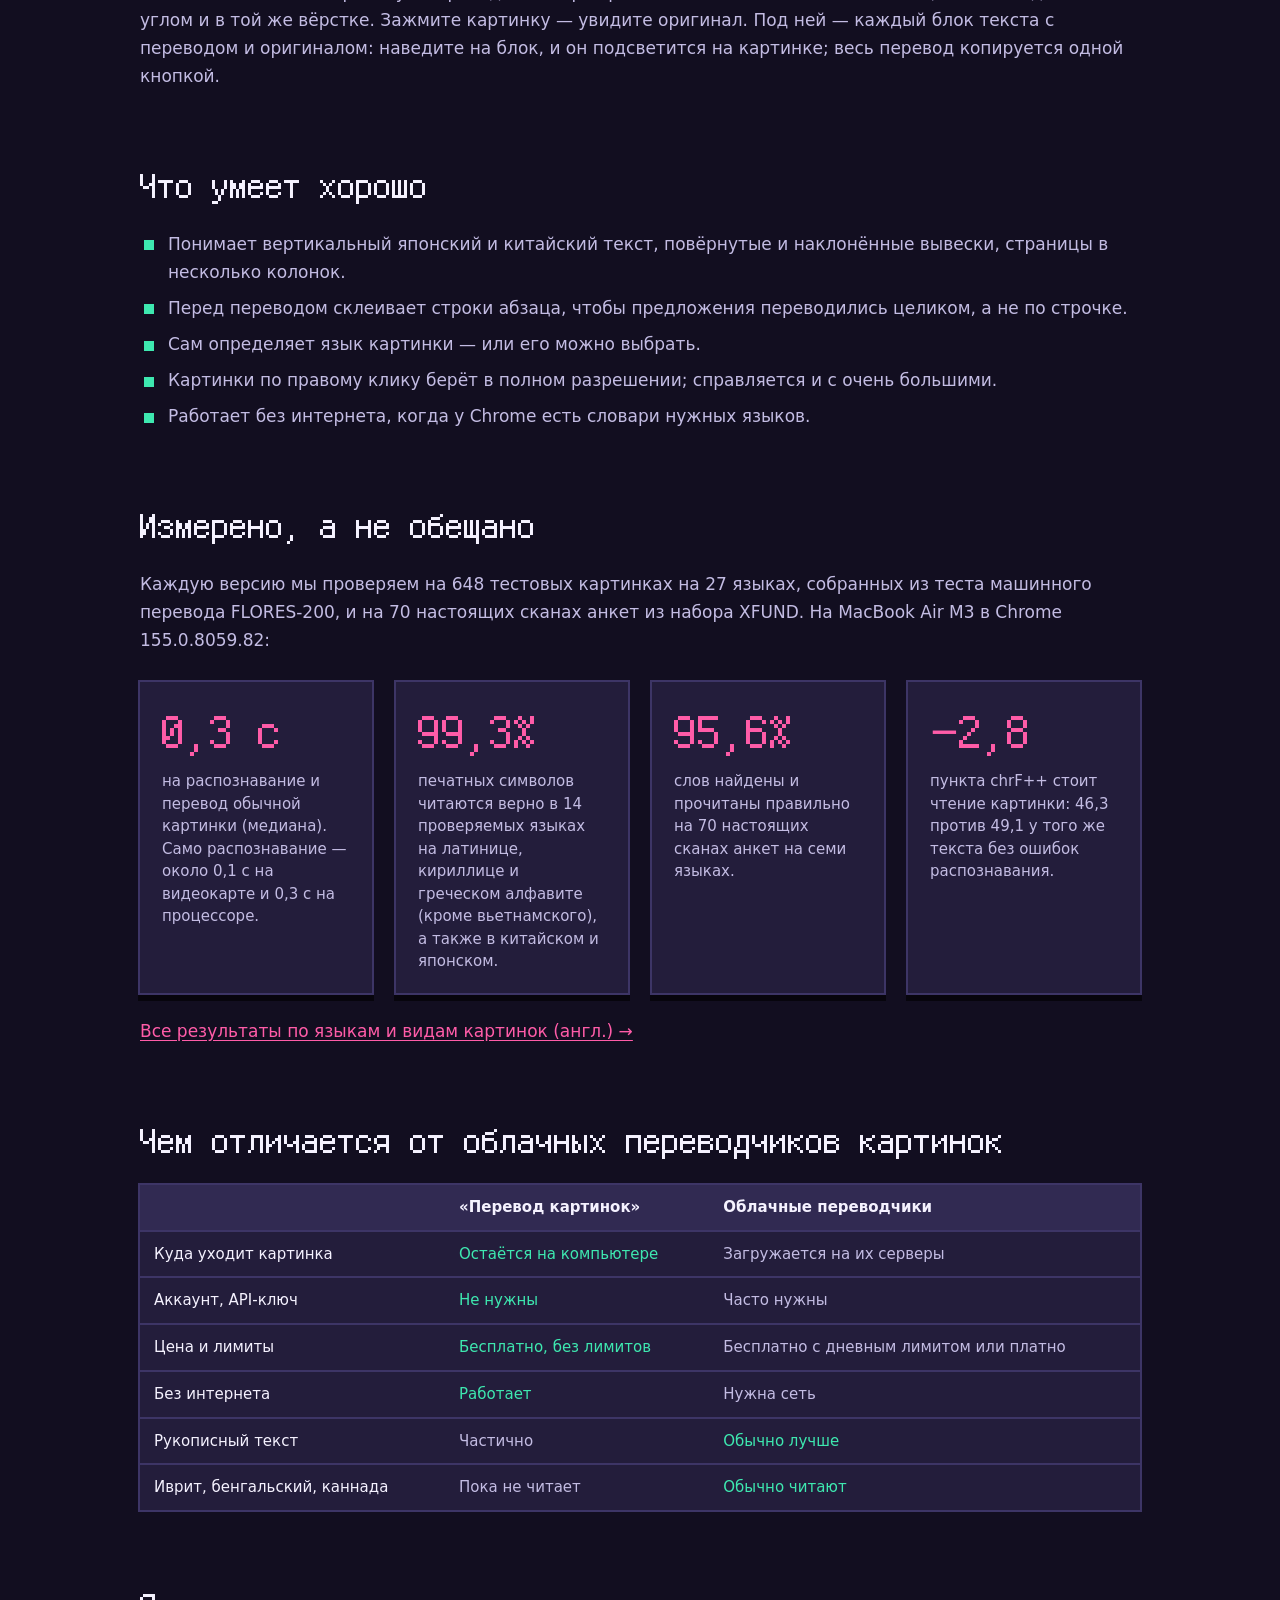
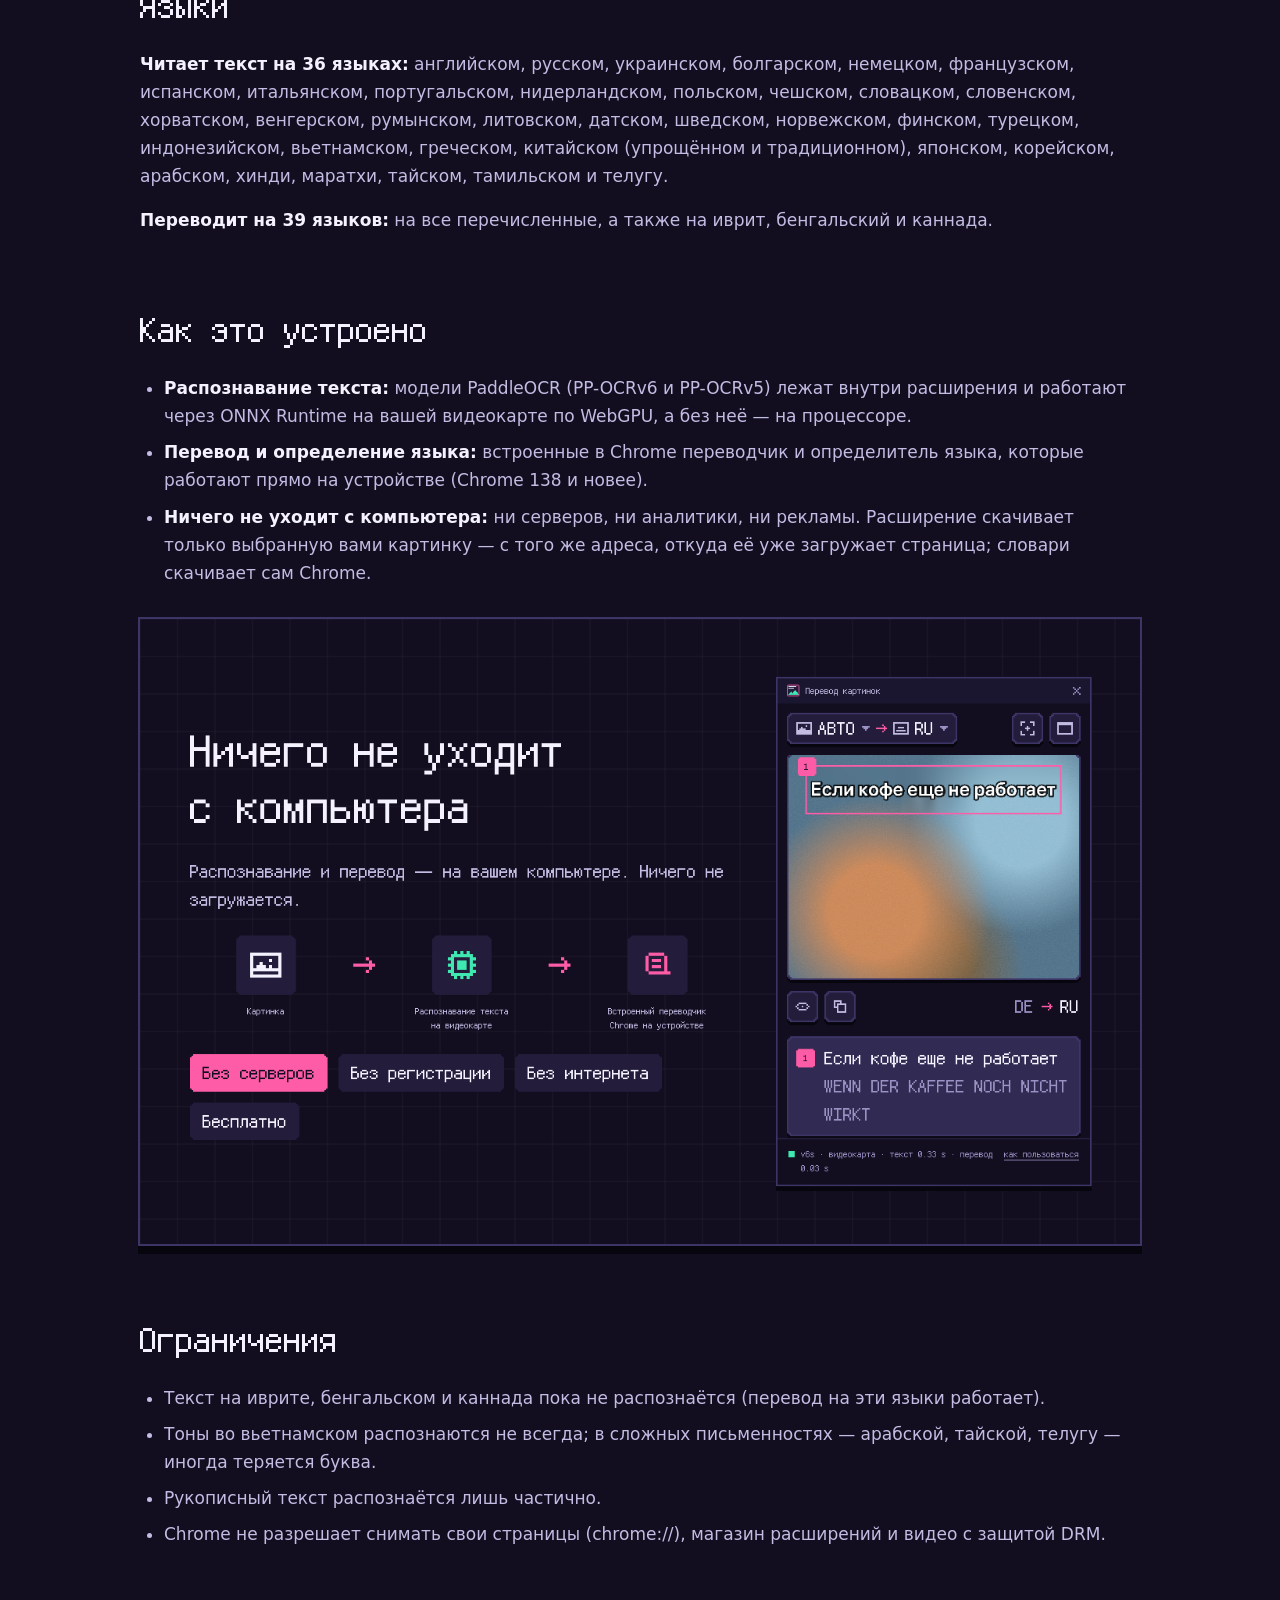
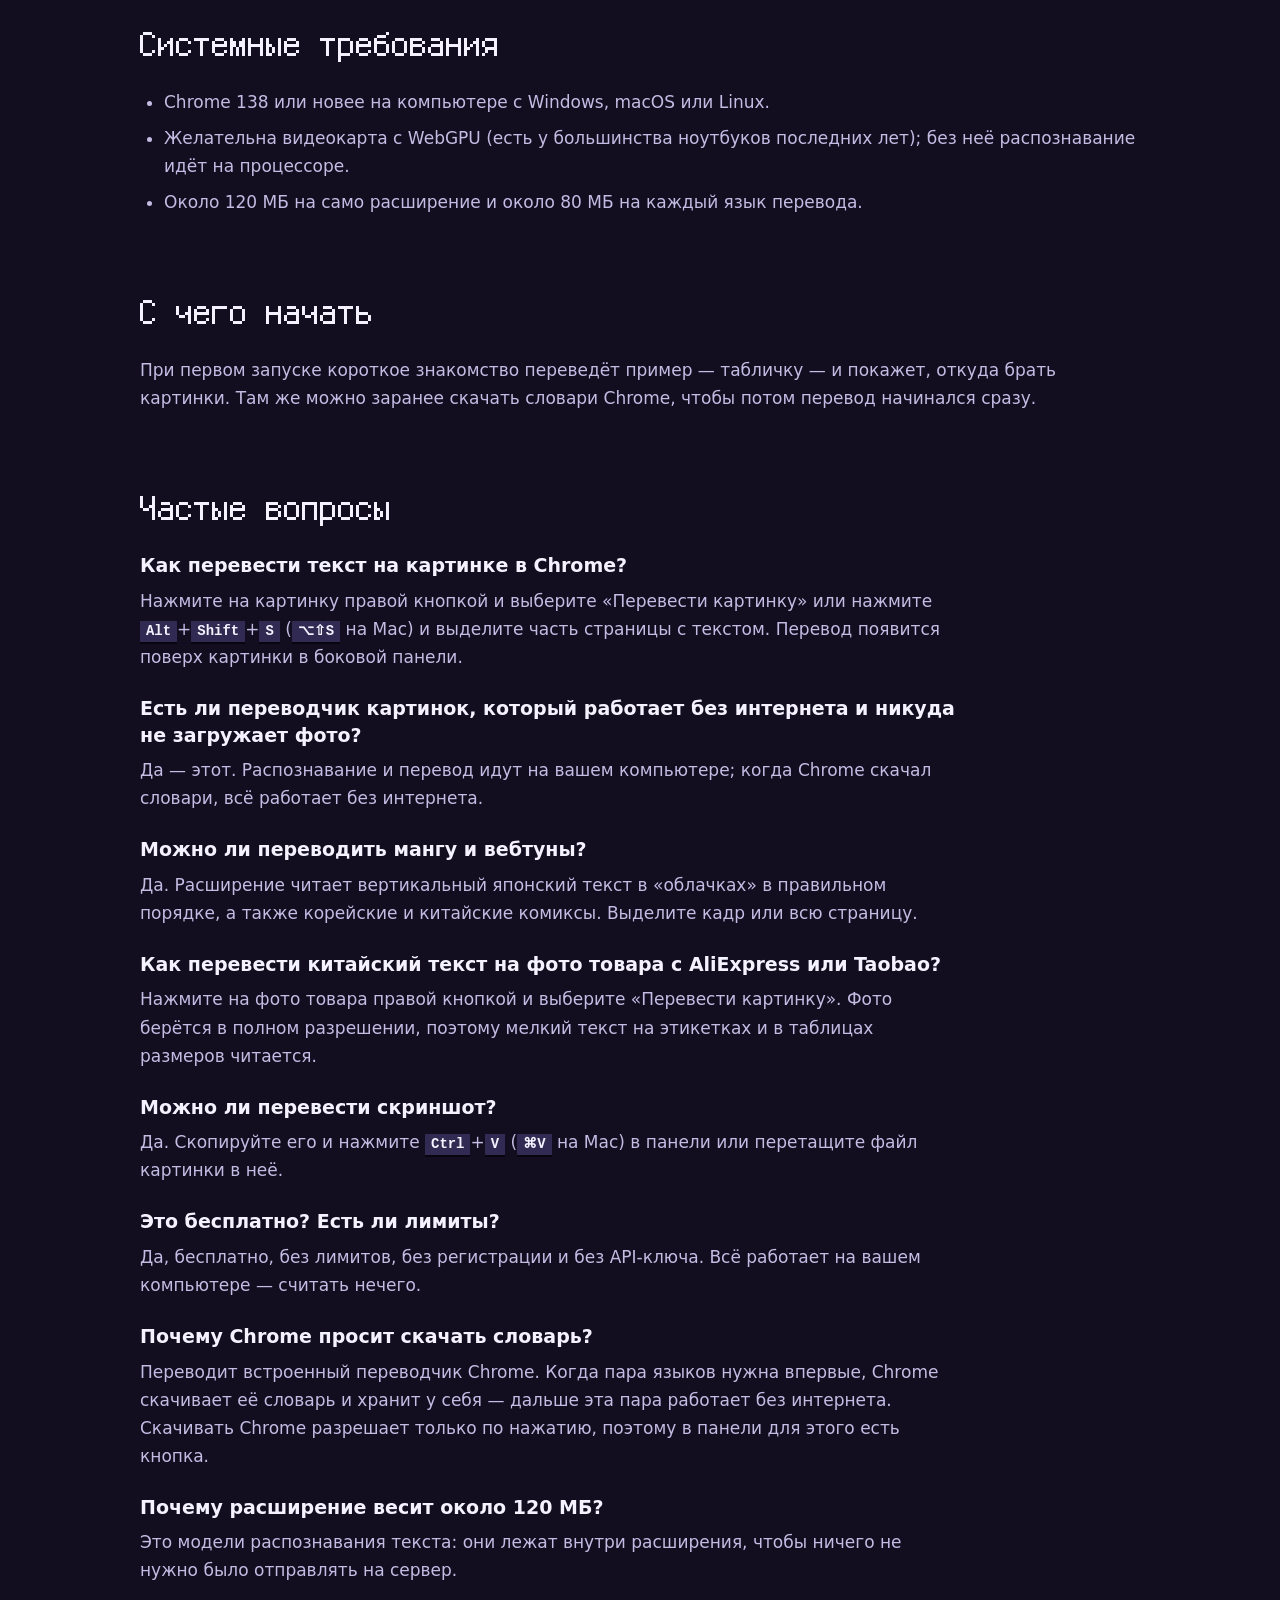
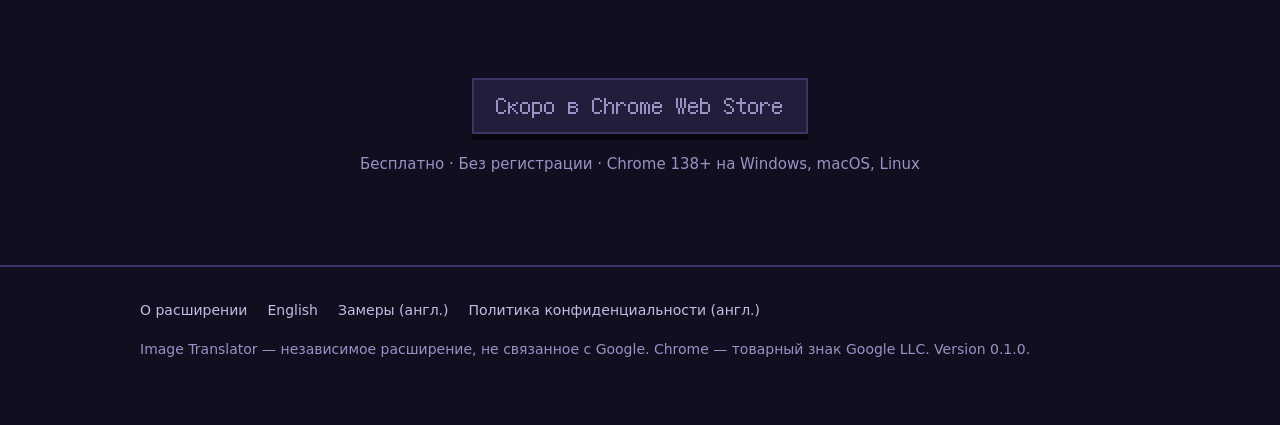
<file: image-translator/ru/index.html>
<!doctype html>
<html lang="ru">
<head>
<meta charset="utf-8">
<meta name="viewport" content="width=device-width, initial-scale=1">
<title>Перевод картинок — переводит текст на любой картинке в Chrome, прямо на компьютере</title>
<meta name="description" content="Бесплатное расширение Chrome: переводит текст на манге, мемах, скриншотах и фото товаров прямо поверх картинки. Распознавание и перевод — на вашем компьютере, без регистрации и загрузки.">
<link rel="canonical" href="https://vanyattka.github.io/image-translator/ru/">
<link rel="alternate" hreflang="en" href="https://vanyattka.github.io/image-translator/">
<link rel="alternate" hreflang="ru" href="https://vanyattka.github.io/image-translator/ru/">
<link rel="alternate" hreflang="x-default" href="https://vanyattka.github.io/image-translator/">
<meta property="og:type" content="website">
<meta property="og:site_name" content="Image Translator">
<meta property="og:title" content="Перевод картинок — переводит текст на любой картинке в Chrome, прямо на компьютере">
<meta property="og:description" content="Бесплатное расширение Chrome: переводит текст на манге, мемах, скриншотах и фото товаров прямо поверх картинки. Распознавание и перевод — на вашем компьютере, без регистрации и загрузки.">
<meta property="og:url" content="https://vanyattka.github.io/image-translator/ru/">
<meta property="og:image" content="https://vanyattka.github.io/image-translator/img/ru-marquee.png">
<meta name="twitter:card" content="summary_large_image">
<meta name="theme-color" content="#120e20">
<link rel="icon" href="../icon-32.png" sizes="32x32">
<link rel="apple-touch-icon" href="../icon-128.png">
<link rel="stylesheet" href="../style.css">
<script type="application/ld+json">{"@context":"https://schema.org","@type":"SoftwareApplication","name":"Перевод картинок (Image Translator)","description":"Free Chrome extension that translates the text in any image — manga, memes, screenshots, product photos — and draws the translation over the picture in a side panel. Text recognition and translation run on the user's computer: no server, no account, nothing uploaded.","applicationCategory":"BrowserApplication","operatingSystem":"Windows, macOS, Linux — desktop Chrome 138 or newer","softwareVersion":"0.1.0","fileSize":"120MB","isAccessibleForFree":true,"offers":{"@type":"Offer","price":"0","priceCurrency":"USD"},"url":"https://vanyattka.github.io/image-translator/ru/","screenshot":["https://vanyattka.github.io/image-translator/img/1-hero.png","https://vanyattka.github.io/image-translator/img/2-area.png","https://vanyattka.github.io/image-translator/img/3-right-click.png","https://vanyattka.github.io/image-translator/img/4-private.png"],"featureList":["Translate the text in any image in Chrome: select an area, capture the tab, right-click an image, or paste a screenshot","Translation drawn over the picture, keeping colors, angle and layout","Reads 36 languages, including vertical Japanese and Chinese; translates into 39","Runs on the user's computer: PaddleOCR models on WebGPU and Chrome's built-in on-device translator","No account, no API key, no limits; works offline"],"inLanguage":"ru"}</script>
<script type="application/ld+json">{"@context":"https://schema.org","@type":"FAQPage","mainEntity":[{"@type":"Question","name":"Как перевести текст на картинке в Chrome?","acceptedAnswer":{"@type":"Answer","text":"Нажмите на картинку правой кнопкой и выберите «Перевести картинку» или нажмите Alt+Shift+S (⌥⇧S на Mac) и выделите часть страницы с текстом. Перевод появится поверх картинки в боковой панели."}},{"@type":"Question","name":"Есть ли переводчик картинок, который работает без интернета и никуда не загружает фото?","acceptedAnswer":{"@type":"Answer","text":"Да — этот. Распознавание и перевод идут на вашем компьютере; когда Chrome скачал словари, всё работает без интернета."}},{"@type":"Question","name":"Можно ли переводить мангу и вебтуны?","acceptedAnswer":{"@type":"Answer","text":"Да. Расширение читает вертикальный японский текст в «облачках» в правильном порядке, а также корейские и китайские комиксы. Выделите кадр или всю страницу."}},{"@type":"Question","name":"Как перевести китайский текст на фото товара с AliExpress или Taobao?","acceptedAnswer":{"@type":"Answer","text":"Нажмите на фото товара правой кнопкой и выберите «Перевести картинку». Фото берётся в полном разрешении, поэтому мелкий текст на этикетках и в таблицах размеров читается."}},{"@type":"Question","name":"Можно ли перевести скриншот?","acceptedAnswer":{"@type":"Answer","text":"Да. Скопируйте его и нажмите Ctrl+V (⌘V на Mac) в панели или перетащите файл картинки в неё."}},{"@type":"Question","name":"Это бесплатно? Есть ли лимиты?","acceptedAnswer":{"@type":"Answer","text":"Да, бесплатно, без лимитов, без регистрации и без API-ключа. Всё работает на вашем компьютере — считать нечего."}},{"@type":"Question","name":"Почему Chrome просит скачать словарь?","acceptedAnswer":{"@type":"Answer","text":"Переводит встроенный переводчик Chrome. Когда пара языков нужна впервые, Chrome скачивает её словарь и хранит у себя — дальше эта пара работает без интернета. Скачивать Chrome разрешает только по нажатию, поэтому в панели для этого есть кнопка."}},{"@type":"Question","name":"Почему расширение весит около 120 МБ?","acceptedAnswer":{"@type":"Answer","text":"Это модели распознавания текста: они лежат внутри расширения, чтобы ничего не нужно было отправлять на сервер."}}]}</script>
</head>
<body>
<header class="top"><div class="wrap">
  <a class="logo" href="./"><img src="../icon-32.png" width="32" height="32" alt="">Перевод картинок</a>
  <nav class="links"><a href="#how">Как пользоваться</a><a href="../benchmark.html">Замеры (англ.)</a><a href="../privacy.html">Конфиденциальность</a></nav>
  <span class="btn soon sm" title="Скоро в Chrome Web Store">Скоро в Chrome Web Store</span>
</div></header>
<main class="wrap">

<section class="hero">
  <h1>Перевод текста на любой картинке в Chrome</h1>
  <p class="lead">Страницы манги, мемы, скриншоты, фото товаров, вывески, графики и сканы документов. Расширение рисует перевод прямо поверх картинки, в боковой панели рядом со страницей. Распознавание и перевод идут на вашем компьютере — ничего не загружается.</p>
  <ul class="chips"><li>Бесплатно</li><li>Без регистрации</li><li>Без API-ключа</li><li>Без загрузки</li><li>Без интернета</li></ul>
  <p class="actions"><span class="btn soon " title="Скоро в Chrome Web Store">Скоро в Chrome Web Store</span><a class="btn" href="#how">Как пользоваться</a></p>
  <img class="shot" src="../img/ru-1-hero.png" width="1280" height="800" alt="Боковая панель «Перевода картинок» рядом с сайтом кафе: японская промо-карточка переведена на русский поверх оригинала">
</section>

<section>
  <h2>Кому подойдёт</h2>
  <div class="cards">
    <div class="card"><h3>Манга и вебтуны</h3><p>Вертикальный японский текст в «облачках», корейские вебтуны, китайская маньхуа — читаете на своём языке, страница за страницей.</p></div>
    <div class="card"><h3>Покупки</h3><p>Китайские, японские и корейские фото товаров, таблицы размеров и этикетки на AliExpress, Taobao, 1688, Pinduoduo и Amazon Japan.</p></div>
    <div class="card"><h3>Мемы и скриншоты</h3><p>Посты-картинки в Telegram, VK, Reddit, X и Pinterest, скриншоты чатов, приложений и игр.</p></div>
    <div class="card"><h3>Путешествия</h3><p>Фото вывесок, меню, расписаний и объявлений — снятые наспех и под углом.</p></div>
    <div class="card"><h3>Учёба и работа</h3><p>Графики, слайды, инфографика и сканы документов на незнакомом языке.</p></div>
    <div class="card"><h3>Приватно по устройству</h3><p>Ни сервера, ни аккаунта, ни загрузки. Работает без интернета, когда у Chrome есть словари.</p></div>
  </div>
  <p>Расширение не привязано к одному сайту: если картинка на экране, её можно перевести.</p>
</section>

<section id="how">
  <h2>Как пользоваться</h2>
  <div class="ways">
    <div class="way"><h3>Выделить область</h3><p><kbd>Alt</kbd>+<kbd>Shift</kbd>+<kbd>S</kbd> (<kbd>⌥⇧S</kbd> на Mac) и рамка мышью вокруг любой части страницы: «облачка» с репликой, графика, кадра остановленного видео.</p></div>
    <div class="way"><h3>Снимок вкладки</h3><p><kbd>Alt</kbd>+<kbd>Shift</kbd>+<kbd>A</kbd> переводит всё, что видно на экране.</p></div>
    <div class="way"><h3>Правый клик по картинке</h3><p>«Перевести картинку»: картинка берётся в полном разрешении, даже если страница показывает её уменьшенной.</p></div>
    <div class="way"><h3>Вставить или перетащить</h3><p>Скриншот из буфера — <kbd>Ctrl</kbd>+<kbd>V</kbd> (<kbd>⌘V</kbd>), или файл картинки прямо в панель.</p></div>
  </div>
  <img class="shot" src="../img/ru-2-area.png" width="1280" height="800" alt="Выделение области китайского поста рамкой; в боковой панели — перевод на русский" loading="lazy">
  <p>Панель показывает картинку с переводом поверх оригинального текста — с теми же цветами, под тем же углом и в той же вёрстке. Зажмите картинку — увидите оригинал. Под ней — каждый блок текста с переводом и оригиналом: наведите на блок, и он подсветится на картинке; весь перевод копируется одной кнопкой.</p>
</section>

<section>
  <h2>Что умеет хорошо</h2>
  <ul class="ticks">
    <li>Понимает вертикальный японский и китайский текст, повёрнутые и наклонённые вывески, страницы в несколько колонок.</li>
    <li>Перед переводом склеивает строки абзаца, чтобы предложения переводились целиком, а не по строчке.</li>
    <li>Сам определяет язык картинки — или его можно выбрать.</li>
    <li>Картинки по правому клику берёт в полном разрешении; справляется и с очень большими.</li>
    <li>Работает без интернета, когда у Chrome есть словари нужных языков.</li>
  </ul>
</section>

<section id="measured">
  <h2>Измерено, а не обещано</h2>
  <p>Каждую версию мы проверяем на 648 тестовых картинках на 27 языках, собранных из теста машинного перевода FLORES-200, и на 70 настоящих сканах анкет из набора XFUND. На MacBook Air M3 в Chrome 155.0.8059.82:</p>
  <div class="stats">
    <div class="stat"><b>0,3 с</b><span>на распознавание и перевод обычной картинки (медиана). Само распознавание — около 0,1 с на видеокарте и 0,3 с на процессоре.</span></div>
    <div class="stat"><b>99,3%</b><span>печатных символов читаются верно в 14 проверяемых языках на латинице, кириллице и греческом алфавите (кроме вьетнамского), а также в китайском и японском.</span></div>
    <div class="stat"><b>95,6%</b><span>слов найдены и прочитаны правильно на 70 настоящих сканах анкет на семи языках.</span></div>
    <div class="stat"><b>−2,8</b><span>пункта chrF++ стоит чтение картинки: 46,3 против 49,1 у того же текста без ошибок распознавания.</span></div>
  </div>
  <p><a href="../benchmark.html">Все результаты по языкам и видам картинок (англ.) →</a></p>
</section>

<section>
  <h2>Чем отличается от облачных переводчиков картинок</h2>
  <div class="scroll"><table class="cmp">
    <thead><tr><th></th><th>«Перевод картинок»</th><th>Облачные переводчики</th></tr></thead>
    <tbody>
      <tr><th>Куда уходит картинка</th><td class="yes">Остаётся на компьютере</td><td>Загружается на их серверы</td></tr>
      <tr><th>Аккаунт, API-ключ</th><td class="yes">Не нужны</td><td>Часто нужны</td></tr>
      <tr><th>Цена и лимиты</th><td class="yes">Бесплатно, без лимитов</td><td>Бесплатно с дневным лимитом или платно</td></tr>
      <tr><th>Без интернета</th><td class="yes">Работает</td><td>Нужна сеть</td></tr>
      <tr><th>Рукописный текст</th><td>Частично</td><td class="yes">Обычно лучше</td></tr>
      <tr><th>Иврит, бенгальский, каннада</th><td>Пока не читает</td><td class="yes">Обычно читают</td></tr>
    </tbody>
  </table></div>
</section>

<section id="languages">
  <h2>Языки</h2>
  <p><b>Читает текст на 36 языках:</b> английском, русском, украинском, болгарском, немецком, французском, испанском, итальянском, португальском, нидерландском, польском, чешском, словацком, словенском, хорватском, венгерском, румынском, литовском, датском, шведском, норвежском, финском, турецком, индонезийском, вьетнамском, греческом, китайском (упрощённом и традиционном), японском, корейском, арабском, хинди, маратхи, тайском, тамильском и телугу.</p>
  <p><b>Переводит на 39 языков:</b> на все перечисленные, а также на иврит, бенгальский и каннада.</p>
</section>

<section>
  <h2>Как это устроено</h2>
  <ul>
    <li><b>Распознавание текста:</b> модели PaddleOCR (PP-OCRv6 и PP-OCRv5) лежат внутри расширения и работают через ONNX Runtime на вашей видеокарте по WebGPU, а без неё — на процессоре.</li>
    <li><b>Перевод и определение языка:</b> встроенные в Chrome переводчик и определитель языка, которые работают прямо на устройстве (Chrome 138 и новее).</li>
    <li><b>Ничего не уходит с компьютера:</b> ни серверов, ни аналитики, ни рекламы. Расширение скачивает только выбранную вами картинку — с того же адреса, откуда её уже загружает страница; словари скачивает сам Chrome.</li>
  </ul>
  <img class="shot" src="../img/ru-4-private.png" width="1280" height="800" alt="Схема: картинка → распознавание на видеокарте → встроенный переводчик Chrome, всё на вашем компьютере" loading="lazy">
</section>

<section>
  <h2>Ограничения</h2>
  <ul>
    <li>Текст на иврите, бенгальском и каннада пока не распознаётся (перевод на эти языки работает).</li>
    <li>Тоны во вьетнамском распознаются не всегда; в сложных письменностях — арабской, тайской, телугу — иногда теряется буква.</li>
    <li>Рукописный текст распознаётся лишь частично.</li>
    <li>Chrome не разрешает снимать свои страницы (chrome://), магазин расширений и видео с защитой DRM.</li>
  </ul>
</section>

<section>
  <h2>Системные требования</h2>
  <ul>
    <li>Chrome 138 или новее на компьютере с Windows, macOS или Linux.</li>
    <li>Желательна видеокарта с WebGPU (есть у большинства ноутбуков последних лет); без неё распознавание идёт на процессоре.</li>
    <li>Около 120 МБ на само расширение и около 80 МБ на каждый язык перевода.</li>
  </ul>
</section>

<section>
  <h2>С чего начать</h2>
  <p>При первом запуске короткое знакомство переведёт пример — табличку — и покажет, откуда брать картинки. Там же можно заранее скачать словари Chrome, чтобы потом перевод начинался сразу.</p>
</section>

<section id="faq">
  <h2>Частые вопросы</h2>
  <div class="qa"><h3>Как перевести текст на картинке в Chrome?</h3><p>Нажмите на картинку правой кнопкой и выберите «Перевести картинку» или нажмите <kbd>Alt</kbd>+<kbd>Shift</kbd>+<kbd>S</kbd> (<kbd>⌥⇧S</kbd> на Mac) и выделите часть страницы с текстом. Перевод появится поверх картинки в боковой панели.</p></div>
  <div class="qa"><h3>Есть ли переводчик картинок, который работает без интернета и никуда не загружает фото?</h3><p>Да — этот. Распознавание и перевод идут на вашем компьютере; когда Chrome скачал словари, всё работает без интернета.</p></div>
  <div class="qa"><h3>Можно ли переводить мангу и вебтуны?</h3><p>Да. Расширение читает вертикальный японский текст в «облачках» в правильном порядке, а также корейские и китайские комиксы. Выделите кадр или всю страницу.</p></div>
  <div class="qa"><h3>Как перевести китайский текст на фото товара с AliExpress или Taobao?</h3><p>Нажмите на фото товара правой кнопкой и выберите «Перевести картинку». Фото берётся в полном разрешении, поэтому мелкий текст на этикетках и в таблицах размеров читается.</p></div>
  <div class="qa"><h3>Можно ли перевести скриншот?</h3><p>Да. Скопируйте его и нажмите <kbd>Ctrl</kbd>+<kbd>V</kbd> (<kbd>⌘V</kbd> на Mac) в панели или перетащите файл картинки в неё.</p></div>
  <div class="qa"><h3>Это бесплатно? Есть ли лимиты?</h3><p>Да, бесплатно, без лимитов, без регистрации и без API-ключа. Всё работает на вашем компьютере — считать нечего.</p></div>
  <div class="qa"><h3>Почему Chrome просит скачать словарь?</h3><p>Переводит встроенный переводчик Chrome. Когда пара языков нужна впервые, Chrome скачивает её словарь и хранит у себя — дальше эта пара работает без интернета. Скачивать Chrome разрешает только по нажатию, поэтому в панели для этого есть кнопка.</p></div>
  <div class="qa"><h3>Почему расширение весит около 120 МБ?</h3><p>Это модели распознавания текста: они лежат внутри расширения, чтобы ничего не нужно было отправлять на сервер.</p></div>
</section>

<section class="cta">
  <span class="btn soon " title="Скоро в Chrome Web Store">Скоро в Chrome Web Store</span>
  <p class="note">Бесплатно · Без регистрации · Chrome 138+ на Windows, macOS, Linux</p>
</section>
</main>
<footer><div class="wrap">
  <nav><a href="./">О расширении</a><a href="../">English</a><a href="../benchmark.html">Замеры (англ.)</a><a href="../privacy.html">Политика конфиденциальности (англ.)</a></nav>
  <p>Image Translator — независимое расширение, не связанное с Google. Chrome — товарный знак Google LLC. Version 0.1.0.</p>
</div></footer>
</body>
</html>
</file>
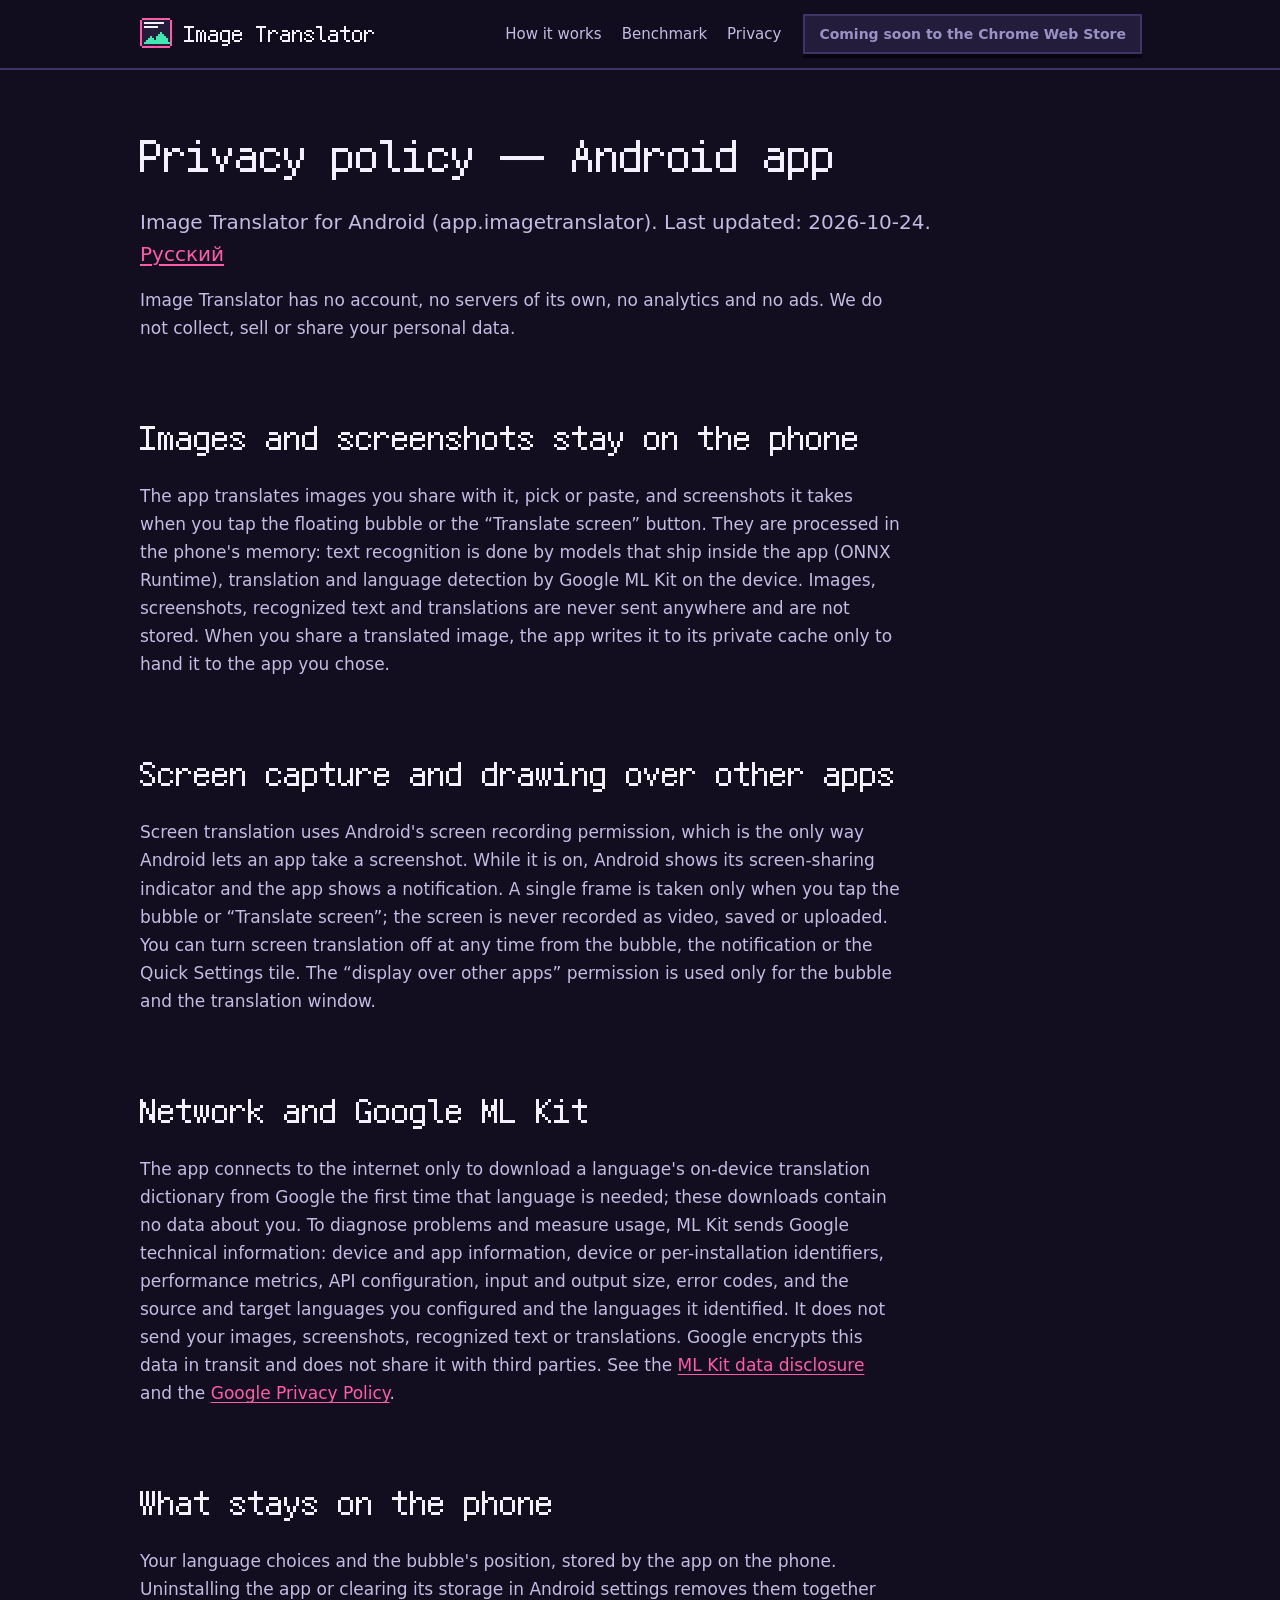
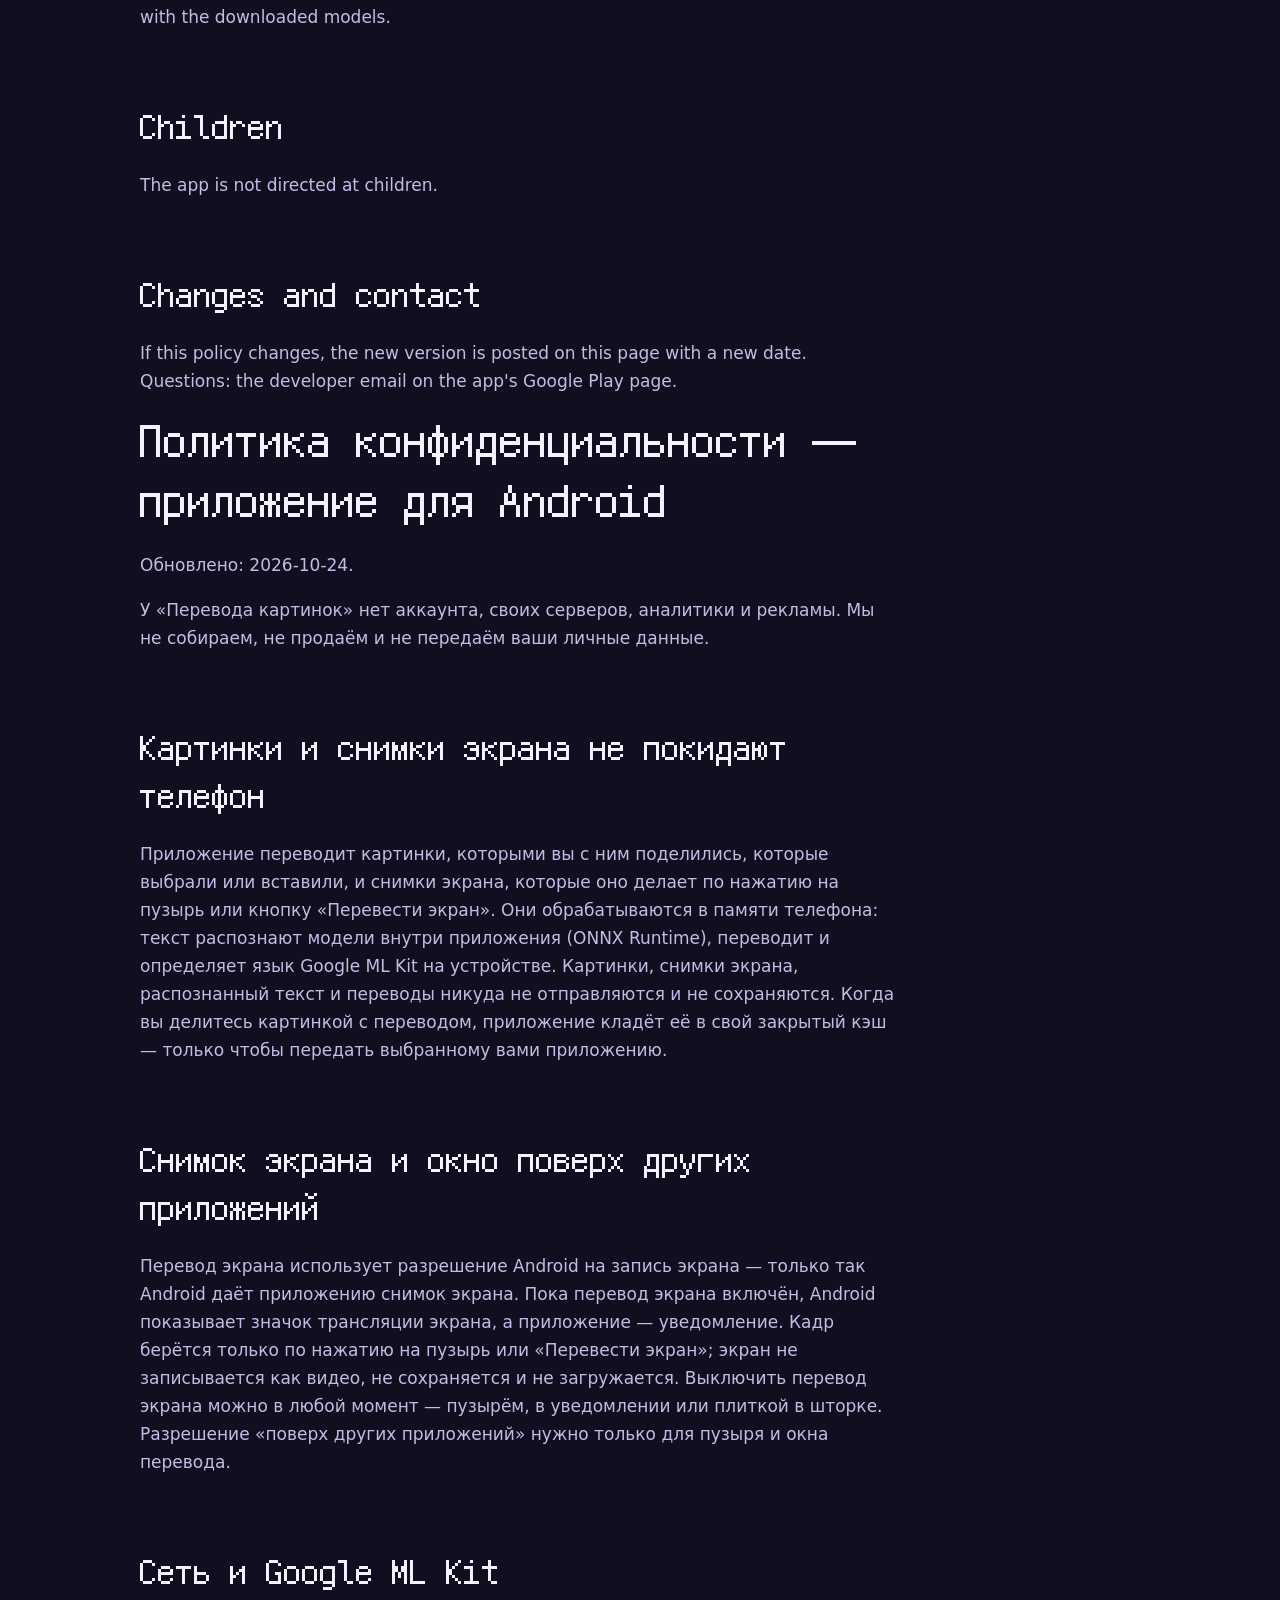
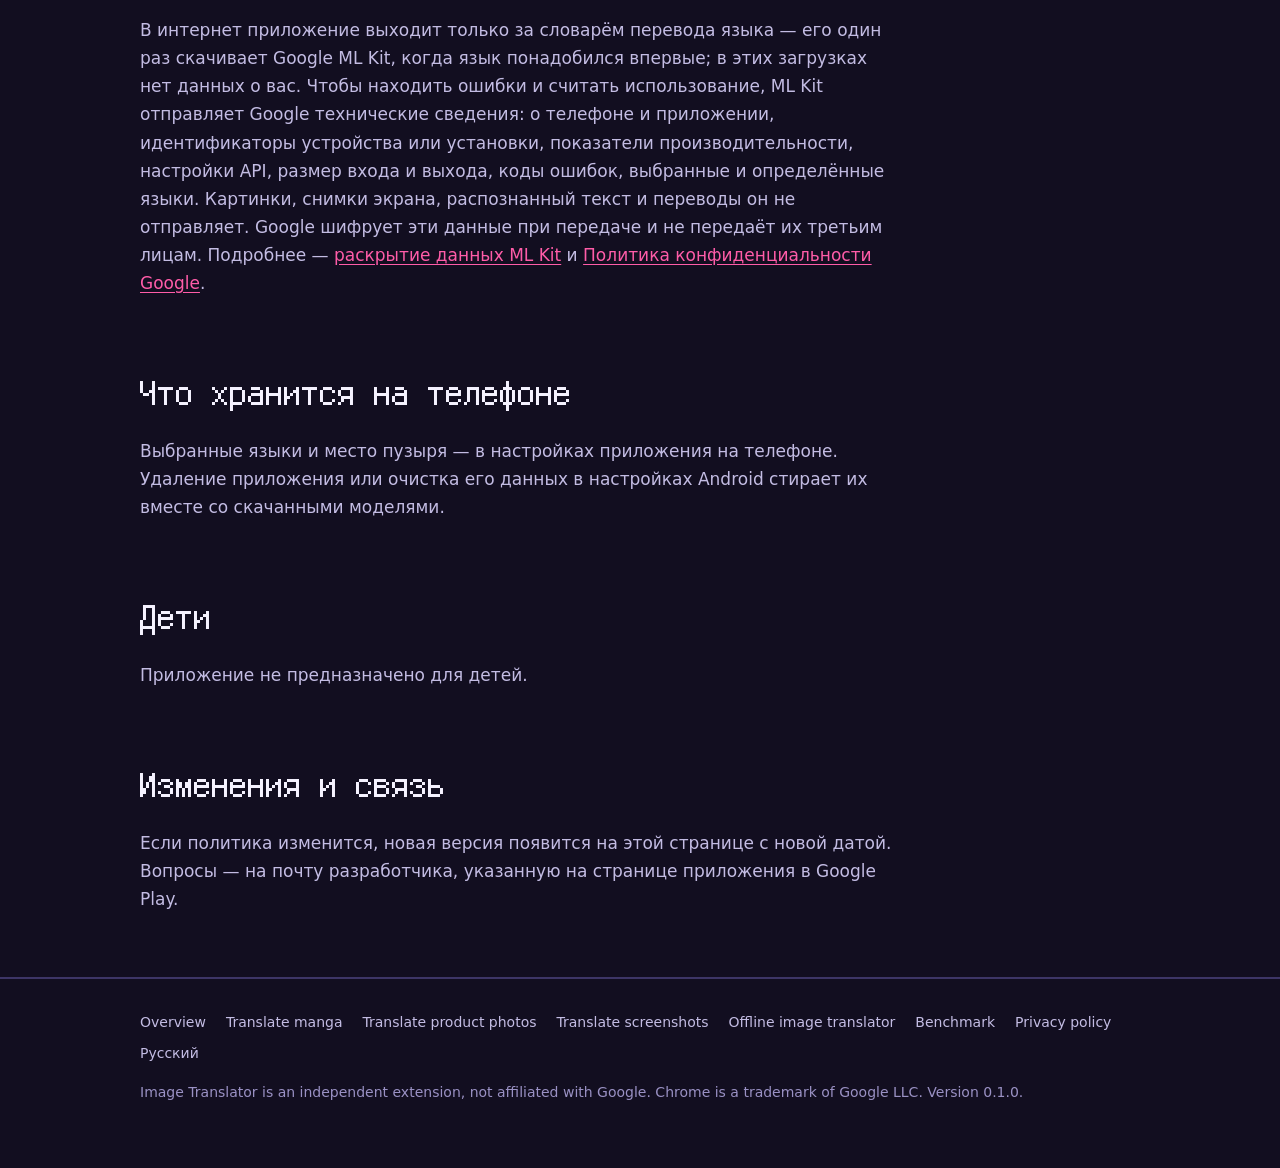
<file: image-translator/android-privacy.html>
<!doctype html>
<html lang="en">
<head>
<meta charset="utf-8">
<meta name="viewport" content="width=device-width, initial-scale=1">
<title>Privacy policy — Image Translator for Android</title>
<meta name="description" content="Image Translator for Android processes images and screenshots on the phone. It sends no images or text anywhere; Google ML Kit sends Google technical diagnostics.">
<link rel="canonical" href="https://vanyattka.github.io/image-translator/android-privacy.html">

<meta property="og:type" content="website">
<meta property="og:site_name" content="Image Translator">
<meta property="og:title" content="Privacy policy — Image Translator for Android">
<meta property="og:description" content="Image Translator for Android processes images and screenshots on the phone. It sends no images or text anywhere; Google ML Kit sends Google technical diagnostics.">
<meta property="og:url" content="https://vanyattka.github.io/image-translator/android-privacy.html">
<meta property="og:image" content="https://vanyattka.github.io/image-translator/img/marquee.png">
<meta name="twitter:card" content="summary_large_image">
<meta name="theme-color" content="#120e20">
<link rel="icon" href="icon-32.png" sizes="32x32">
<link rel="apple-touch-icon" href="icon-128.png">
<link rel="stylesheet" href="style.css">

</head>
<body>
<header class="top"><div class="wrap">
  <a class="logo" href="./"><img src="icon-32.png" width="32" height="32" alt="">Image Translator</a>
  <nav class="links"><a href="./#how">How it works</a><a href="benchmark.html">Benchmark</a><a href="privacy.html">Privacy</a></nav>
  <span class="btn soon sm" title="Coming soon to the Chrome Web Store">Coming soon to the Chrome Web Store</span>
</div></header>
<main class="wrap">

<section class="hero">
  <h1>Privacy policy — Android app</h1>
  <p class="lead">Image Translator for Android (app.imagetranslator). Last updated: 2026-10-24. <a href="#ru">Русский</a></p>
</section>
<section class="prose">
  <p>Image Translator has no account, no servers of its own, no analytics and no ads. We do not collect, sell or share your personal data.</p>
  <h2>Images and screenshots stay on the phone</h2>
  <p>The app translates images you share with it, pick or paste, and screenshots it takes when you tap the floating bubble or the “Translate screen” button. They are processed in the phone's memory: text recognition is done by models that ship inside the app (ONNX Runtime), translation and language detection by Google ML Kit on the device. Images, screenshots, recognized text and translations are never sent anywhere and are not stored. When you share a translated image, the app writes it to its private cache only to hand it to the app you chose.</p>
  <h2>Screen capture and drawing over other apps</h2>
  <p>Screen translation uses Android's screen recording permission, which is the only way Android lets an app take a screenshot. While it is on, Android shows its screen-sharing indicator and the app shows a notification. A single frame is taken only when you tap the bubble or “Translate screen”; the screen is never recorded as video, saved or uploaded. You can turn screen translation off at any time from the bubble, the notification or the Quick Settings tile. The “display over other apps” permission is used only for the bubble and the translation window.</p>
  <h2>Network and Google ML Kit</h2>
  <p>The app connects to the internet only to download a language's on-device translation dictionary from Google the first time that language is needed; these downloads contain no data about you. To diagnose problems and measure usage, ML Kit sends Google technical information: device and app information, device or per-installation identifiers, performance metrics, API configuration, input and output size, error codes, and the source and target languages you configured and the languages it identified. It does not send your images, screenshots, recognized text or translations. Google encrypts this data in transit and does not share it with third parties. See the <a href="https://developers.google.com/ml-kit/android-data-disclosure">ML Kit data disclosure</a> and the <a href="https://policies.google.com/privacy">Google Privacy Policy</a>.</p>
  <h2>What stays on the phone</h2>
  <p>Your language choices and the bubble's position, stored by the app on the phone. Uninstalling the app or clearing its storage in Android settings removes them together with the downloaded models.</p>
  <h2>Children</h2>
  <p>The app is not directed at children.</p>
  <h2>Changes and contact</h2>
  <p>If this policy changes, the new version is posted on this page with a new date. Questions: the developer email on the app's Google Play page.</p>
</section>
<section class="prose" id="ru" lang="ru">
  <h1>Политика конфиденциальности — приложение для Android</h1>
  <p>Обновлено: 2026-10-24.</p>
  <p>У «Перевода картинок» нет аккаунта, своих серверов, аналитики и рекламы. Мы не собираем, не продаём и не передаём ваши личные данные.</p>
  <h2>Картинки и снимки экрана не покидают телефон</h2>
  <p>Приложение переводит картинки, которыми вы с ним поделились, которые выбрали или вставили, и снимки экрана, которые оно делает по нажатию на пузырь или кнопку «Перевести экран». Они обрабатываются в памяти телефона: текст распознают модели внутри приложения (ONNX Runtime), переводит и определяет язык Google ML Kit на устройстве. Картинки, снимки экрана, распознанный текст и переводы никуда не отправляются и не сохраняются. Когда вы делитесь картинкой с переводом, приложение кладёт её в свой закрытый кэш — только чтобы передать выбранному вами приложению.</p>
  <h2>Снимок экрана и окно поверх других приложений</h2>
  <p>Перевод экрана использует разрешение Android на запись экрана — только так Android даёт приложению снимок экрана. Пока перевод экрана включён, Android показывает значок трансляции экрана, а приложение — уведомление. Кадр берётся только по нажатию на пузырь или «Перевести экран»; экран не записывается как видео, не сохраняется и не загружается. Выключить перевод экрана можно в любой момент — пузырём, в уведомлении или плиткой в шторке. Разрешение «поверх других приложений» нужно только для пузыря и окна перевода.</p>
  <h2>Сеть и Google ML Kit</h2>
  <p>В интернет приложение выходит только за словарём перевода языка — его один раз скачивает Google ML Kit, когда язык понадобился впервые; в этих загрузках нет данных о вас. Чтобы находить ошибки и считать использование, ML Kit отправляет Google технические сведения: о телефоне и приложении, идентификаторы устройства или установки, показатели производительности, настройки API, размер входа и выхода, коды ошибок, выбранные и определённые языки. Картинки, снимки экрана, распознанный текст и переводы он не отправляет. Google шифрует эти данные при передаче и не передаёт их третьим лицам. Подробнее — <a href="https://developers.google.com/ml-kit/android-data-disclosure">раскрытие данных ML Kit</a> и <a href="https://policies.google.com/privacy?hl=ru">Политика конфиденциальности Google</a>.</p>
  <h2>Что хранится на телефоне</h2>
  <p>Выбранные языки и место пузыря — в настройках приложения на телефоне. Удаление приложения или очистка его данных в настройках Android стирает их вместе со скачанными моделями.</p>
  <h2>Дети</h2>
  <p>Приложение не предназначено для детей.</p>
  <h2>Изменения и связь</h2>
  <p>Если политика изменится, новая версия появится на этой странице с новой датой. Вопросы — на почту разработчика, указанную на странице приложения в Google Play.</p>
</section>
</main>
<footer><div class="wrap">
  <nav><a href="./">Overview</a><a href="translate-manga.html">Translate manga</a><a href="translate-product-photos.html">Translate product photos</a><a href="translate-screenshots.html">Translate screenshots</a><a href="offline-image-translator.html">Offline image translator</a><a href="benchmark.html">Benchmark</a><a href="privacy.html">Privacy policy</a><a href="ru/">Русский</a></nav>
  <p>Image Translator is an independent extension, not affiliated with Google. Chrome is a trademark of Google LLC. Version 0.1.0.</p>
</div></footer>
</body>
</html>
</file>
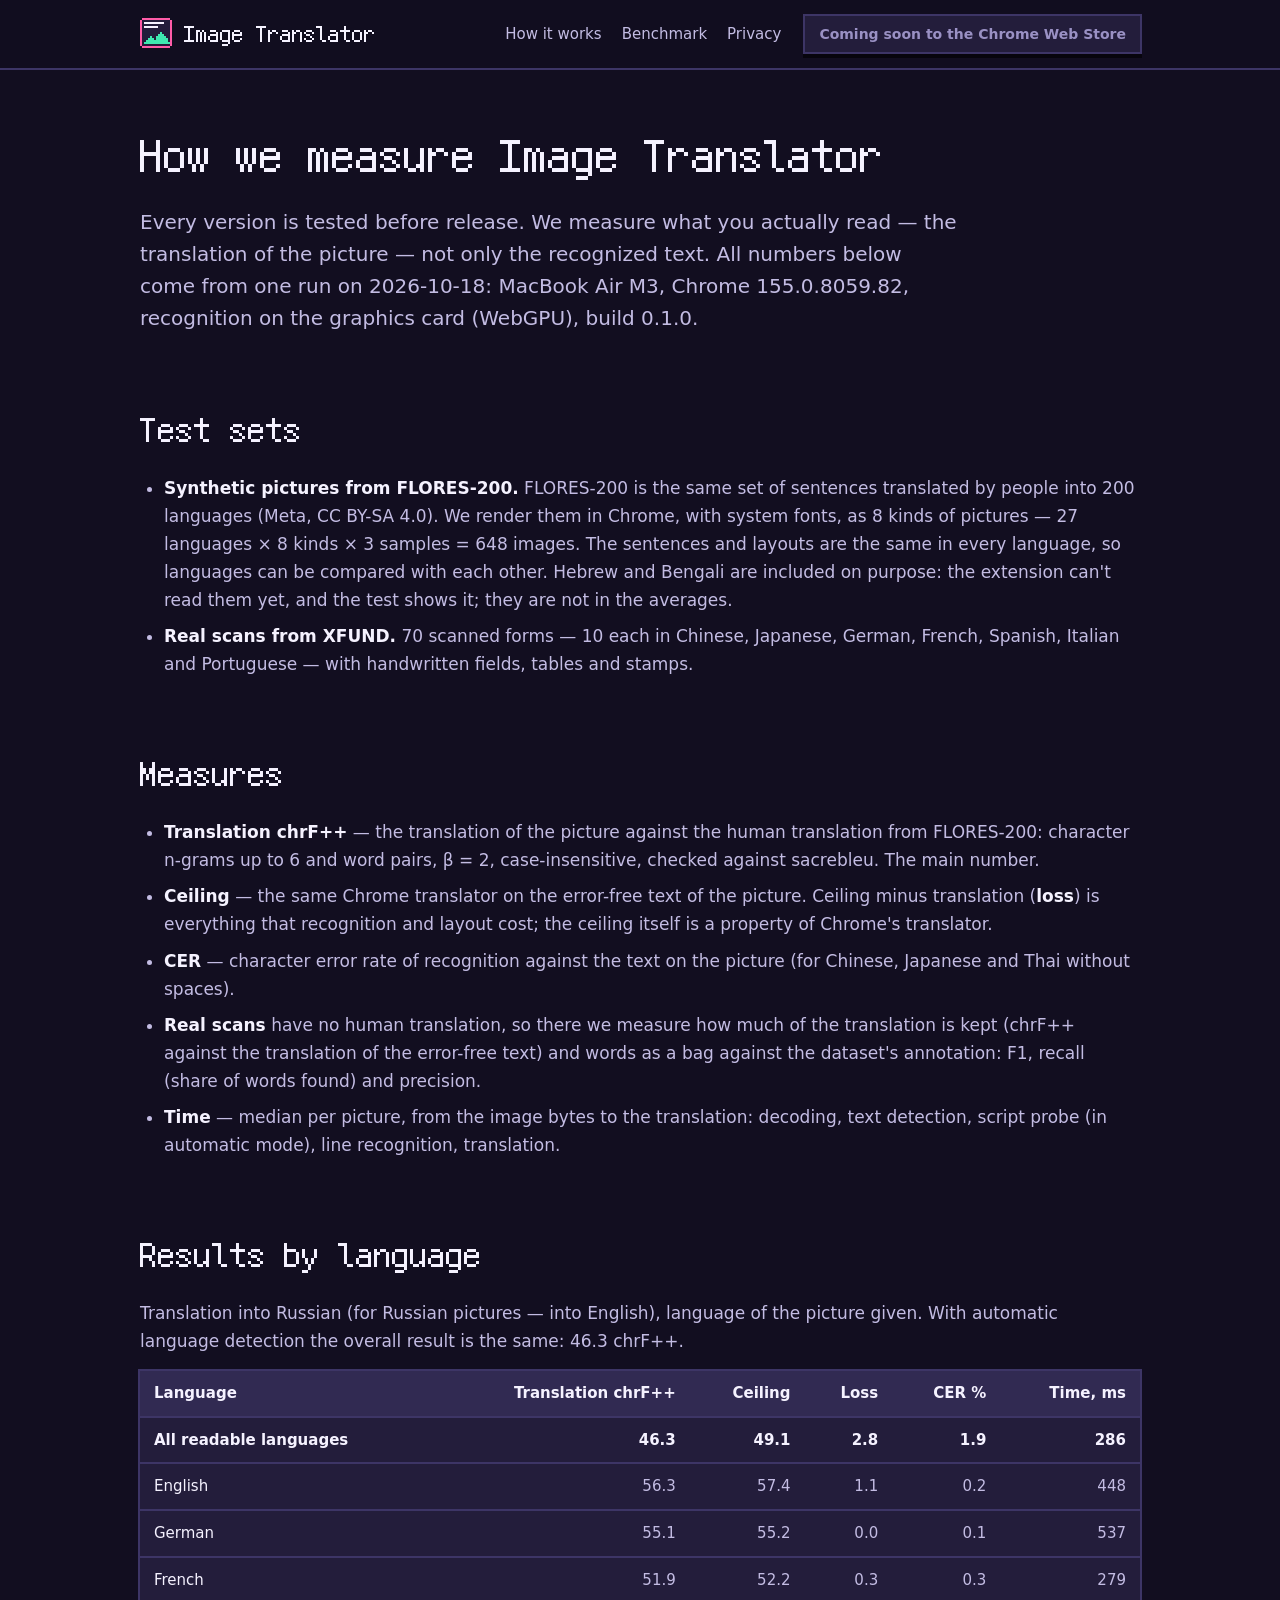
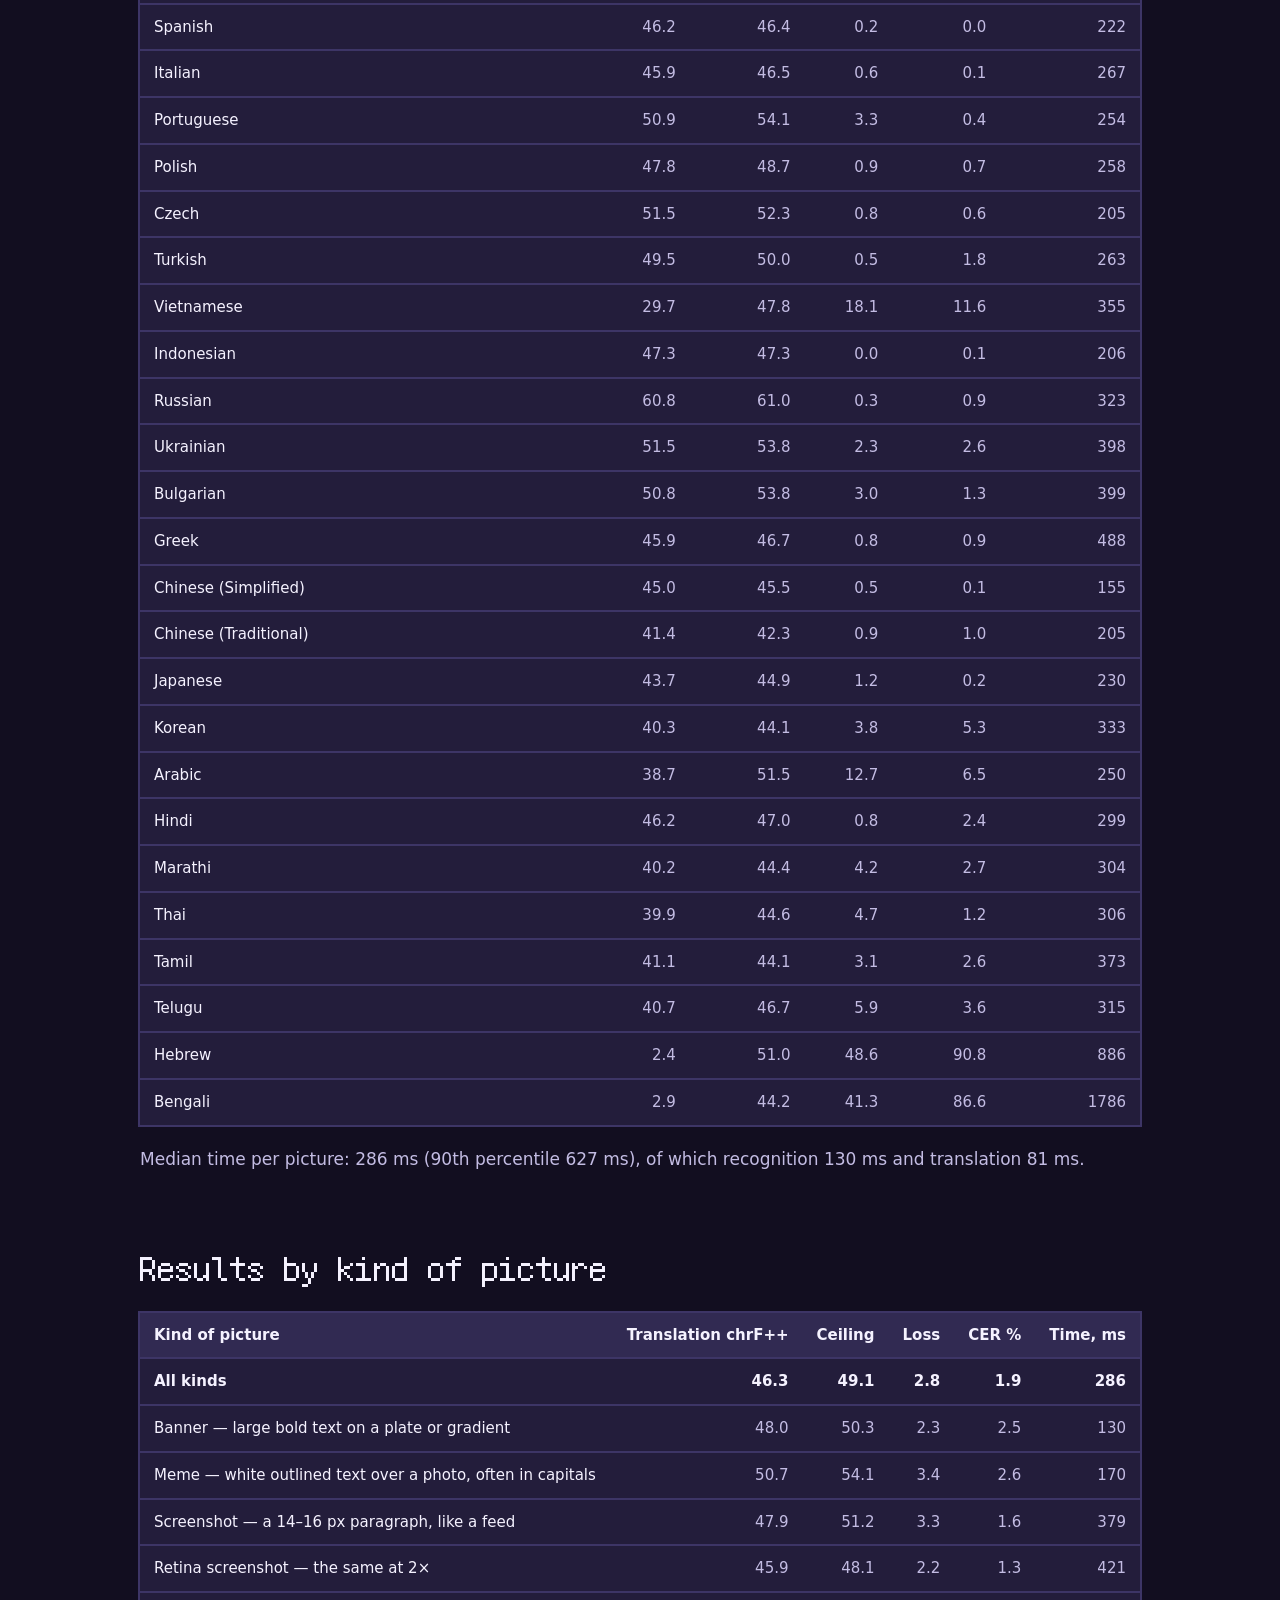
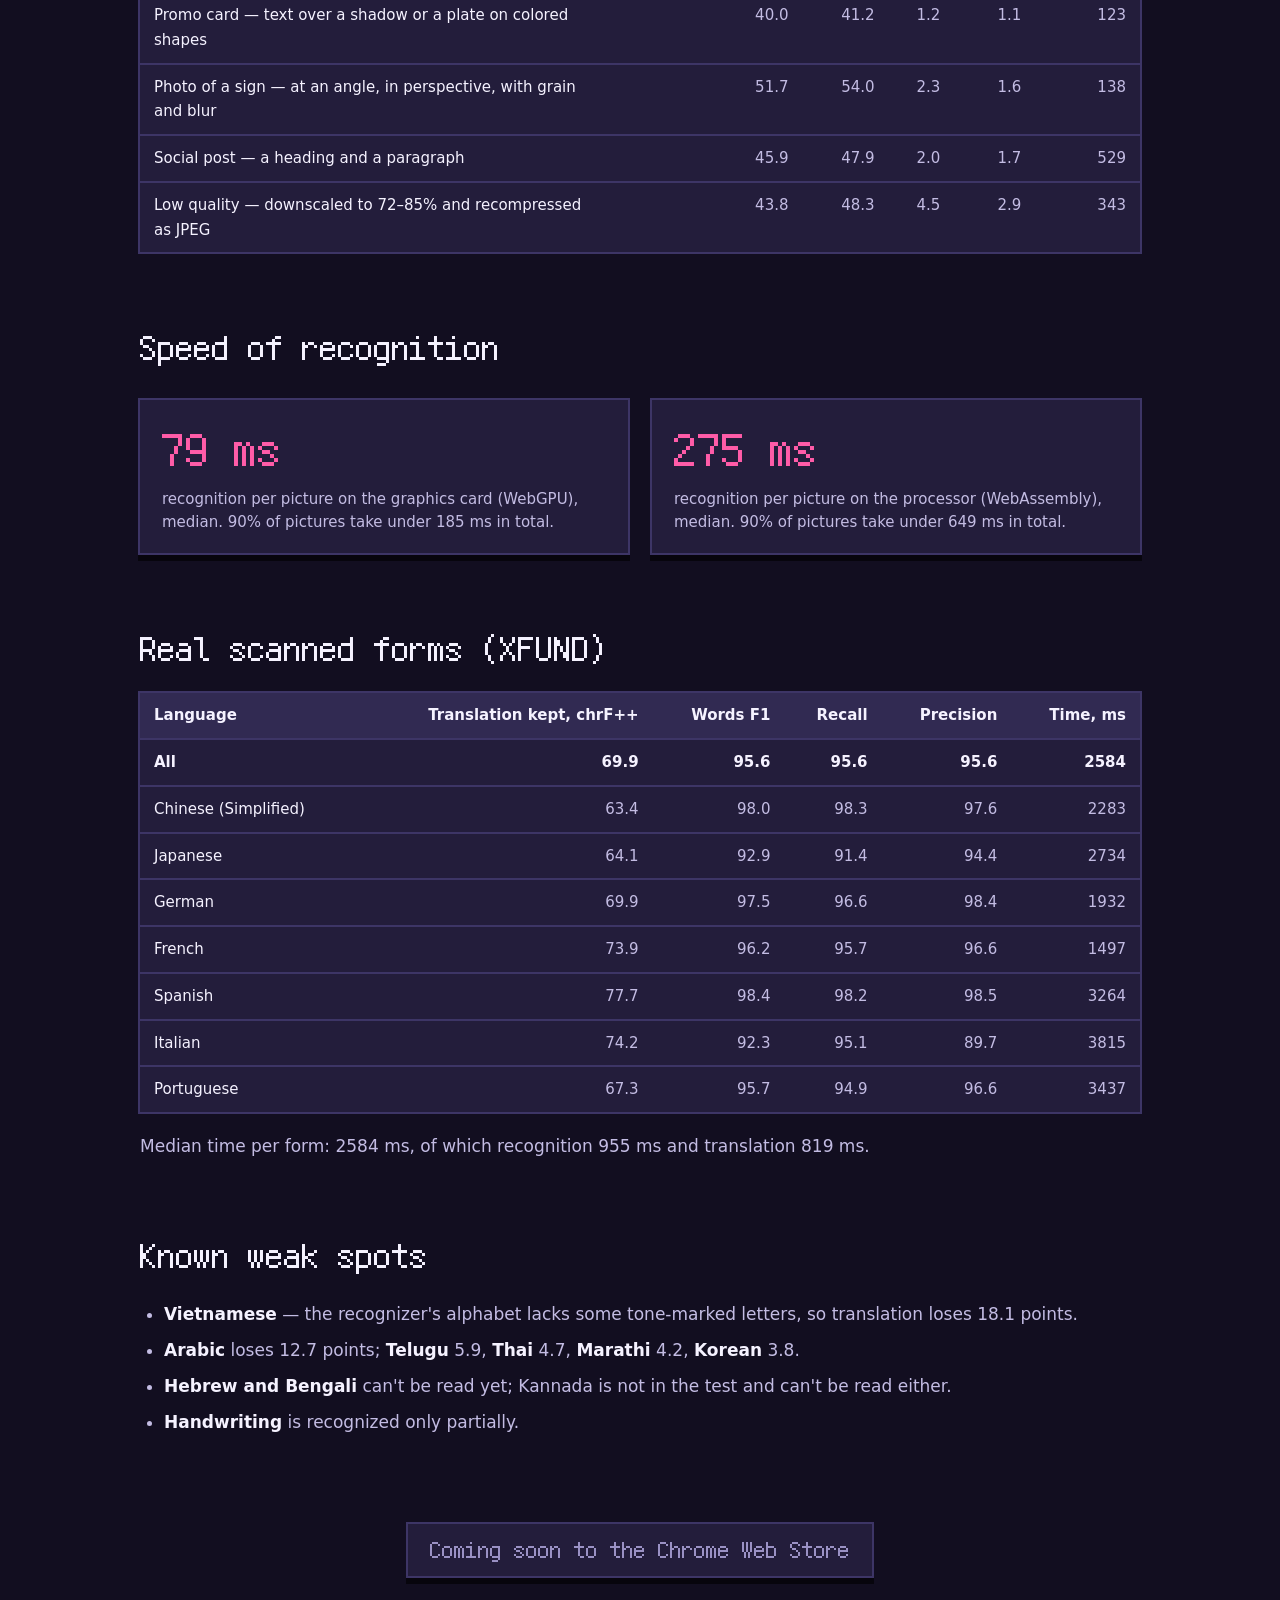
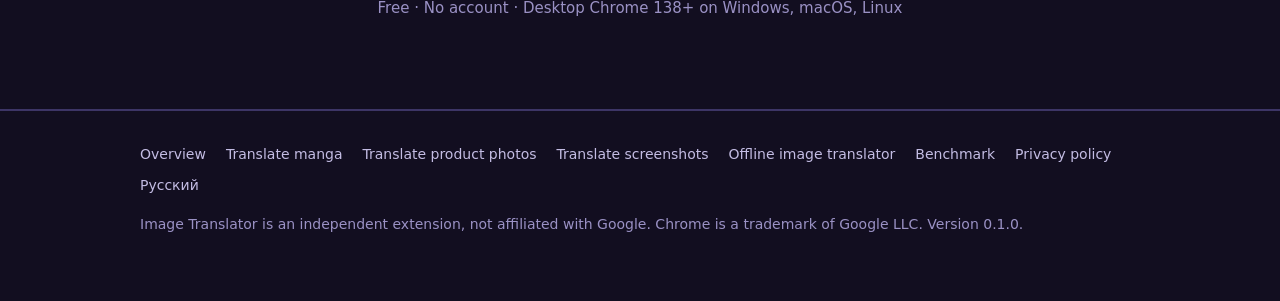
<file: image-translator/benchmark.html>
<!doctype html>
<html lang="en">
<head>
<meta charset="utf-8">
<meta name="viewport" content="width=device-width, initial-scale=1">
<title>Benchmark: accuracy and speed of Image Translator, per language</title>
<meta name="description" content="How Image Translator is tested: 648 images in 27 languages built from FLORES-200 and 70 real scanned forms from XFUND. Translation quality, recognition errors and speed per language, on a MacBook Air M3 in Chrome 155.0.8059.82.">
<link rel="canonical" href="https://vanyattka.github.io/image-translator/benchmark.html">

<meta property="og:type" content="website">
<meta property="og:site_name" content="Image Translator">
<meta property="og:title" content="Benchmark: accuracy and speed of Image Translator, per language">
<meta property="og:description" content="How Image Translator is tested: 648 images in 27 languages built from FLORES-200 and 70 real scanned forms from XFUND. Translation quality, recognition errors and speed per language, on a MacBook Air M3 in Chrome 155.0.8059.82.">
<meta property="og:url" content="https://vanyattka.github.io/image-translator/benchmark.html">
<meta property="og:image" content="https://vanyattka.github.io/image-translator/img/marquee.png">
<meta name="twitter:card" content="summary_large_image">
<meta name="theme-color" content="#120e20">
<link rel="icon" href="icon-32.png" sizes="32x32">
<link rel="apple-touch-icon" href="icon-128.png">
<link rel="stylesheet" href="style.css">

</head>
<body>
<header class="top"><div class="wrap">
  <a class="logo" href="./"><img src="icon-32.png" width="32" height="32" alt="">Image Translator</a>
  <nav class="links"><a href="./#how">How it works</a><a href="benchmark.html">Benchmark</a><a href="privacy.html">Privacy</a></nav>
  <span class="btn soon sm" title="Coming soon to the Chrome Web Store">Coming soon to the Chrome Web Store</span>
</div></header>
<main class="wrap">

<section class="hero">
  <h1>How we measure Image Translator</h1>
  <p class="lead">Every version is tested before release. We measure what you actually read — the translation of the picture — not only the recognized text. All numbers below come from one run on 2026-10-18: MacBook Air M3, Chrome 155.0.8059.82, recognition on the graphics card (WebGPU), build 0.1.0.</p>
</section>

<section>
  <h2>Test sets</h2>
  <ul>
    <li><b>Synthetic pictures from FLORES-200.</b> FLORES-200 is the same set of sentences translated by people into 200 languages (Meta, CC BY-SA 4.0). We render them in Chrome, with system fonts, as 8 kinds of pictures — 27 languages × 8 kinds × 3 samples = 648 images. The sentences and layouts are the same in every language, so languages can be compared with each other. Hebrew and Bengali are included on purpose: the extension can't read them yet, and the test shows it; they are not in the averages.</li>
    <li><b>Real scans from XFUND.</b> 70 scanned forms — 10 each in Chinese, Japanese, German, French, Spanish, Italian and Portuguese — with handwritten fields, tables and stamps.</li>
  </ul>
</section>

<section>
  <h2>Measures</h2>
  <ul>
    <li><b>Translation chrF++</b> — the translation of the picture against the human translation from FLORES-200: character n-grams up to 6 and word pairs, β = 2, case-insensitive, checked against sacrebleu. The main number.</li>
    <li><b>Ceiling</b> — the same Chrome translator on the error-free text of the picture. Ceiling minus translation (<b>loss</b>) is everything that recognition and layout cost; the ceiling itself is a property of Chrome's translator.</li>
    <li><b>CER</b> — character error rate of recognition against the text on the picture (for Chinese, Japanese and Thai without spaces).</li>
    <li><b>Real scans</b> have no human translation, so there we measure how much of the translation is kept (chrF++ against the translation of the error-free text) and words as a bag against the dataset's annotation: F1, recall (share of words found) and precision.</li>
    <li><b>Time</b> — median per picture, from the image bytes to the translation: decoding, text detection, script probe (in automatic mode), line recognition, translation.</li>
  </ul>
</section>

<section>
  <h2>Results by language</h2>
  <p>Translation into Russian (for Russian pictures — into English), language of the picture given. With automatic language detection the overall result is the same: 46.3 chrF++.</p>
  
<div class="scroll"><table class="num">
  <thead><tr><th>Language</th><th>Translation chrF++</th><th>Ceiling</th><th>Loss</th><th>CER %</th><th>Time, ms</th></tr></thead>
  <tbody>
    <tr class="all"><th>All readable languages</th><td>46.3</td><td>49.1</td><td>2.8</td><td>1.9</td><td>286</td></tr>
    <tr><th>English</th><td>56.3</td><td>57.4</td><td>1.1</td><td>0.2</td><td>448</td></tr>
    <tr><th>German</th><td>55.1</td><td>55.2</td><td>0.0</td><td>0.1</td><td>537</td></tr>
    <tr><th>French</th><td>51.9</td><td>52.2</td><td>0.3</td><td>0.3</td><td>279</td></tr>
    <tr><th>Spanish</th><td>46.2</td><td>46.4</td><td>0.2</td><td>0.0</td><td>222</td></tr>
    <tr><th>Italian</th><td>45.9</td><td>46.5</td><td>0.6</td><td>0.1</td><td>267</td></tr>
    <tr><th>Portuguese</th><td>50.9</td><td>54.1</td><td>3.3</td><td>0.4</td><td>254</td></tr>
    <tr><th>Polish</th><td>47.8</td><td>48.7</td><td>0.9</td><td>0.7</td><td>258</td></tr>
    <tr><th>Czech</th><td>51.5</td><td>52.3</td><td>0.8</td><td>0.6</td><td>205</td></tr>
    <tr><th>Turkish</th><td>49.5</td><td>50.0</td><td>0.5</td><td>1.8</td><td>263</td></tr>
    <tr><th>Vietnamese</th><td>29.7</td><td>47.8</td><td>18.1</td><td>11.6</td><td>355</td></tr>
    <tr><th>Indonesian</th><td>47.3</td><td>47.3</td><td>0.0</td><td>0.1</td><td>206</td></tr>
    <tr><th>Russian</th><td>60.8</td><td>61.0</td><td>0.3</td><td>0.9</td><td>323</td></tr>
    <tr><th>Ukrainian</th><td>51.5</td><td>53.8</td><td>2.3</td><td>2.6</td><td>398</td></tr>
    <tr><th>Bulgarian</th><td>50.8</td><td>53.8</td><td>3.0</td><td>1.3</td><td>399</td></tr>
    <tr><th>Greek</th><td>45.9</td><td>46.7</td><td>0.8</td><td>0.9</td><td>488</td></tr>
    <tr><th>Chinese (Simplified)</th><td>45.0</td><td>45.5</td><td>0.5</td><td>0.1</td><td>155</td></tr>
    <tr><th>Chinese (Traditional)</th><td>41.4</td><td>42.3</td><td>0.9</td><td>1.0</td><td>205</td></tr>
    <tr><th>Japanese</th><td>43.7</td><td>44.9</td><td>1.2</td><td>0.2</td><td>230</td></tr>
    <tr><th>Korean</th><td>40.3</td><td>44.1</td><td>3.8</td><td>5.3</td><td>333</td></tr>
    <tr><th>Arabic</th><td>38.7</td><td>51.5</td><td>12.7</td><td>6.5</td><td>250</td></tr>
    <tr><th>Hindi</th><td>46.2</td><td>47.0</td><td>0.8</td><td>2.4</td><td>299</td></tr>
    <tr><th>Marathi</th><td>40.2</td><td>44.4</td><td>4.2</td><td>2.7</td><td>304</td></tr>
    <tr><th>Thai</th><td>39.9</td><td>44.6</td><td>4.7</td><td>1.2</td><td>306</td></tr>
    <tr><th>Tamil</th><td>41.1</td><td>44.1</td><td>3.1</td><td>2.6</td><td>373</td></tr>
    <tr><th>Telugu</th><td>40.7</td><td>46.7</td><td>5.9</td><td>3.6</td><td>315</td></tr>
    <tr><th>Hebrew</th><td>2.4</td><td>51.0</td><td>48.6</td><td>90.8</td><td>886</td></tr>
    <tr><th>Bengali</th><td>2.9</td><td>44.2</td><td>41.3</td><td>86.6</td><td>1786</td></tr>
  </tbody>
</table></div>
  <p>Median time per picture: 286 ms (90th percentile 627 ms), of which recognition 130 ms and translation 81 ms.</p>
</section>

<section id="styles">
  <h2>Results by kind of picture</h2>
  
<div class="scroll"><table class="num">
  <thead><tr><th>Kind of picture</th><th>Translation chrF++</th><th>Ceiling</th><th>Loss</th><th>CER %</th><th>Time, ms</th></tr></thead>
  <tbody>
    <tr class="all"><th>All kinds</th><td>46.3</td><td>49.1</td><td>2.8</td><td>1.9</td><td>286</td></tr>
    <tr><th>Banner — large bold text on a plate or gradient</th><td>48.0</td><td>50.3</td><td>2.3</td><td>2.5</td><td>130</td></tr>
    <tr><th>Meme — white outlined text over a photo, often in capitals</th><td>50.7</td><td>54.1</td><td>3.4</td><td>2.6</td><td>170</td></tr>
    <tr><th>Screenshot — a 14–16 px paragraph, like a feed</th><td>47.9</td><td>51.2</td><td>3.3</td><td>1.6</td><td>379</td></tr>
    <tr><th>Retina screenshot — the same at 2×</th><td>45.9</td><td>48.1</td><td>2.2</td><td>1.3</td><td>421</td></tr>
    <tr><th>Promo card — text over a shadow or a plate on colored shapes</th><td>40.0</td><td>41.2</td><td>1.2</td><td>1.1</td><td>123</td></tr>
    <tr><th>Photo of a sign — at an angle, in perspective, with grain and blur</th><td>51.7</td><td>54.0</td><td>2.3</td><td>1.6</td><td>138</td></tr>
    <tr><th>Social post — a heading and a paragraph</th><td>45.9</td><td>47.9</td><td>2.0</td><td>1.7</td><td>529</td></tr>
    <tr><th>Low quality — downscaled to 72–85% and recompressed as JPEG</th><td>43.8</td><td>48.3</td><td>4.5</td><td>2.9</td><td>343</td></tr>
  </tbody>
</table></div>
</section>

<section>
  <h2>Speed of recognition</h2>
  <div class="stats">
    <div class="stat"><b>79 ms</b><span>recognition per picture on the graphics card (WebGPU), median. 90% of pictures take under 185 ms in total.</span></div>
    <div class="stat"><b>275 ms</b><span>recognition per picture on the processor (WebAssembly), median. 90% of pictures take under 649 ms in total.</span></div>
  </div>
</section>

<section>
  <h2>Real scanned forms (XFUND)</h2>
  
<div class="scroll"><table class="num">
  <thead><tr><th>Language</th><th>Translation kept, chrF++</th><th>Words F1</th><th>Recall</th><th>Precision</th><th>Time, ms</th></tr></thead>
  <tbody>
    <tr class="all"><th>All</th><td>69.9</td><td>95.6</td><td>95.6</td><td>95.6</td><td>2584</td></tr>
    <tr><th>Chinese (Simplified)</th><td>63.4</td><td>98.0</td><td>98.3</td><td>97.6</td><td>2283</td></tr>
    <tr><th>Japanese</th><td>64.1</td><td>92.9</td><td>91.4</td><td>94.4</td><td>2734</td></tr>
    <tr><th>German</th><td>69.9</td><td>97.5</td><td>96.6</td><td>98.4</td><td>1932</td></tr>
    <tr><th>French</th><td>73.9</td><td>96.2</td><td>95.7</td><td>96.6</td><td>1497</td></tr>
    <tr><th>Spanish</th><td>77.7</td><td>98.4</td><td>98.2</td><td>98.5</td><td>3264</td></tr>
    <tr><th>Italian</th><td>74.2</td><td>92.3</td><td>95.1</td><td>89.7</td><td>3815</td></tr>
    <tr><th>Portuguese</th><td>67.3</td><td>95.7</td><td>94.9</td><td>96.6</td><td>3437</td></tr>
  </tbody>
</table></div>
  <p>Median time per form: 2584 ms, of which recognition 955 ms and translation 819 ms.</p>
</section>

<section>
  <h2>Known weak spots</h2>
  <ul>
    <li><b>Vietnamese</b> — the recognizer's alphabet lacks some tone-marked letters, so translation loses 18.1 points.</li>
    <li><b>Arabic</b> loses 12.7 points; <b>Telugu</b> 5.9, <b>Thai</b> 4.7, <b>Marathi</b> 4.2, <b>Korean</b> 3.8.</li>
    <li><b>Hebrew and Bengali</b> can't be read yet; Kannada is not in the test and can't be read either.</li>
    <li><b>Handwriting</b> is recognized only partially.</li>
  </ul>
</section>

<section class="cta">
  <span class="btn soon " title="Coming soon to the Chrome Web Store">Coming soon to the Chrome Web Store</span>
  <p class="note">Free · No account · Desktop Chrome 138+ on Windows, macOS, Linux</p>
</section>
</main>
<footer><div class="wrap">
  <nav><a href="./">Overview</a><a href="translate-manga.html">Translate manga</a><a href="translate-product-photos.html">Translate product photos</a><a href="translate-screenshots.html">Translate screenshots</a><a href="offline-image-translator.html">Offline image translator</a><a href="benchmark.html">Benchmark</a><a href="privacy.html">Privacy policy</a><a href="ru/">Русский</a></nav>
  <p>Image Translator is an independent extension, not affiliated with Google. Chrome is a trademark of Google LLC. Version 0.1.0.</p>
</div></footer>
</body>
</html>
</file>
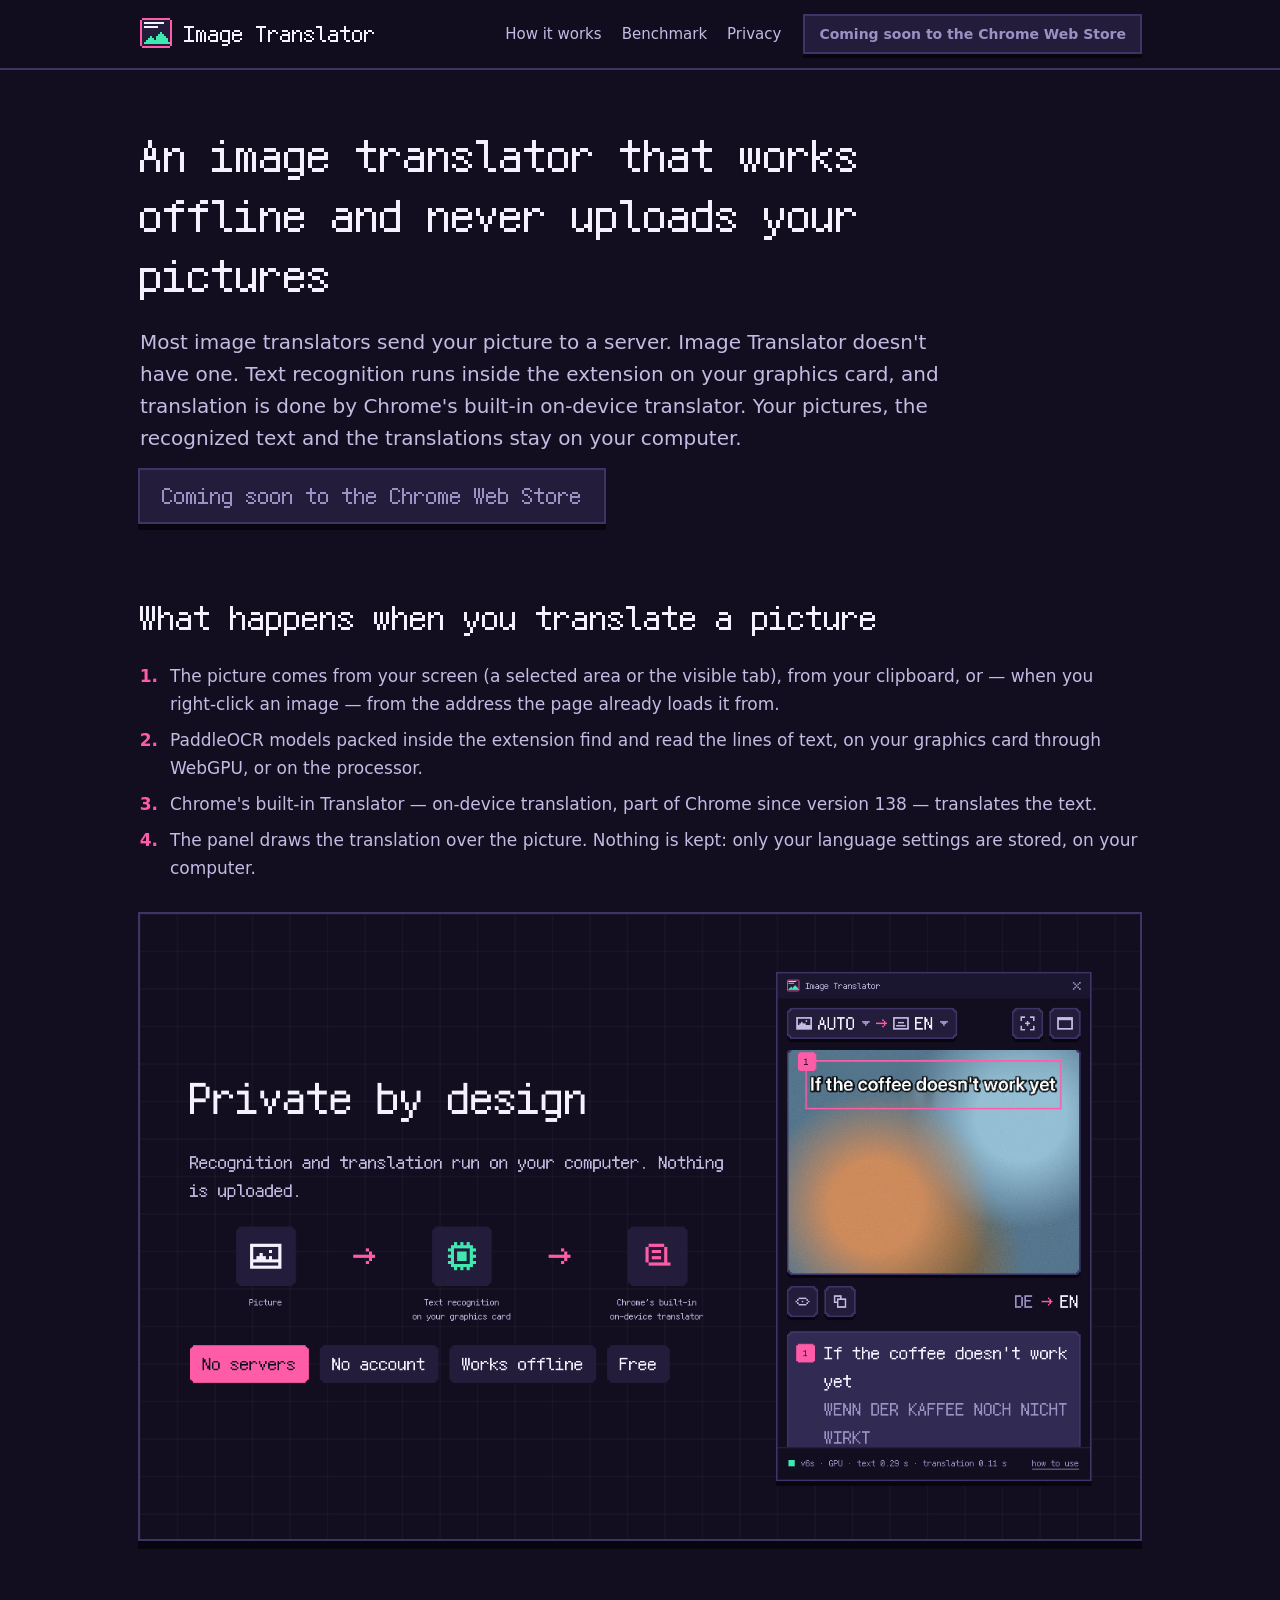
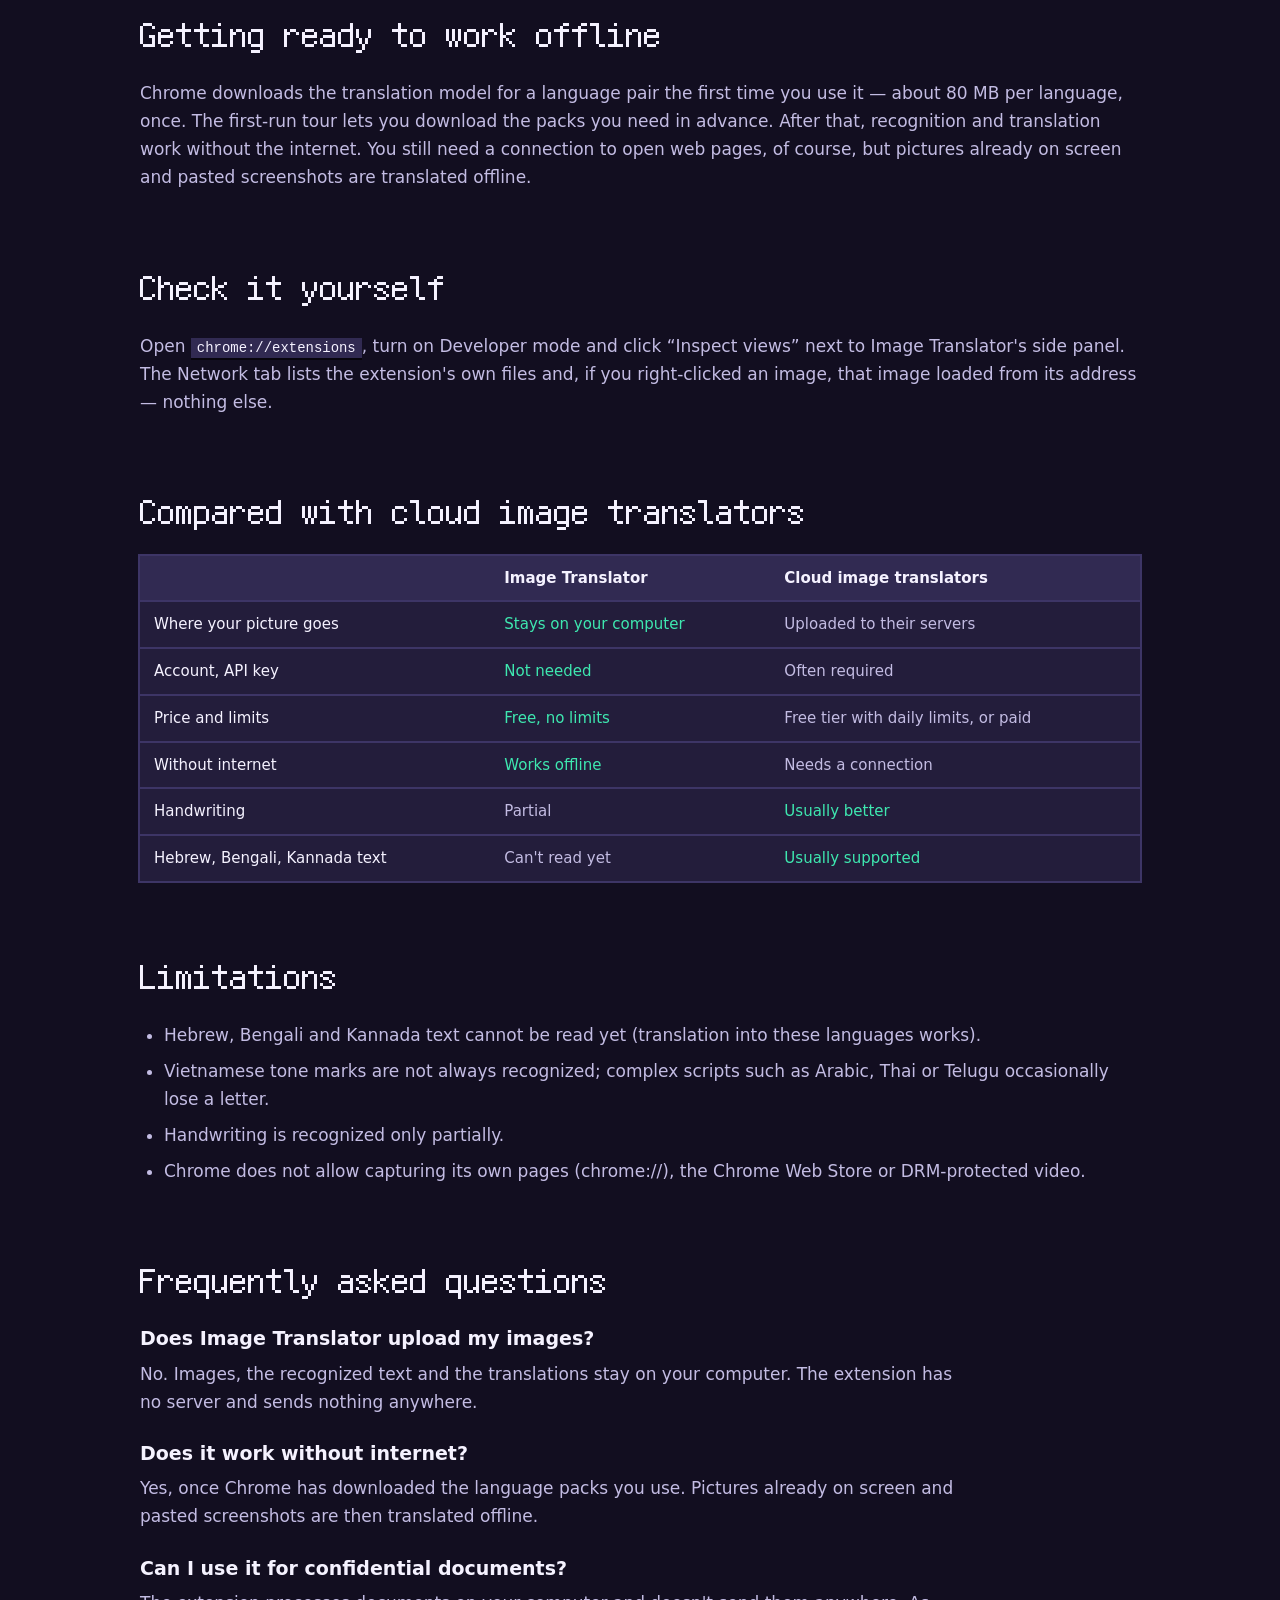
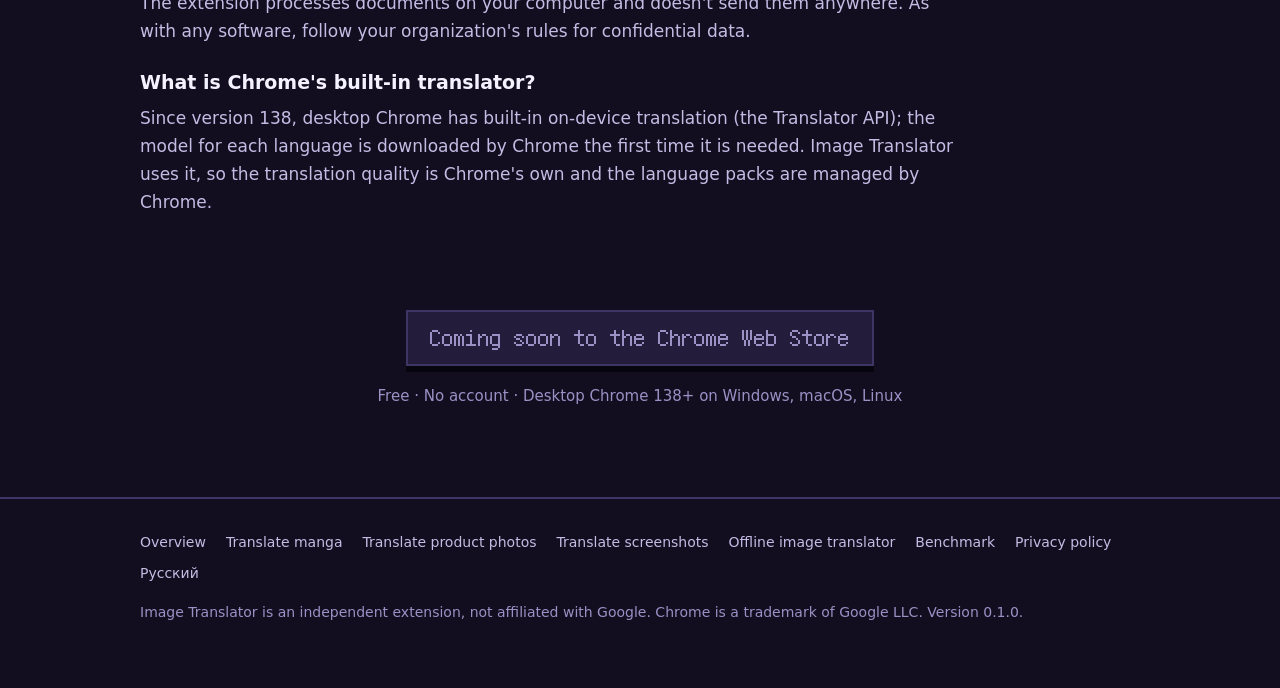
<file: image-translator/offline-image-translator.html>
<!doctype html>
<html lang="en">
<head>
<meta charset="utf-8">
<meta name="viewport" content="width=device-width, initial-scale=1">
<title>Offline image translator that never uploads your pictures — Image Translator for Chrome</title>
<meta name="description" content="Image Translator recognizes and translates the text in pictures on your own computer: no server, no account, no upload. Works offline once Chrome has the language packs.">
<link rel="canonical" href="https://vanyattka.github.io/image-translator/offline-image-translator.html">

<meta property="og:type" content="website">
<meta property="og:site_name" content="Image Translator">
<meta property="og:title" content="Offline image translator that never uploads your pictures — Image Translator for Chrome">
<meta property="og:description" content="Image Translator recognizes and translates the text in pictures on your own computer: no server, no account, no upload. Works offline once Chrome has the language packs.">
<meta property="og:url" content="https://vanyattka.github.io/image-translator/offline-image-translator.html">
<meta property="og:image" content="https://vanyattka.github.io/image-translator/img/marquee.png">
<meta name="twitter:card" content="summary_large_image">
<meta name="theme-color" content="#120e20">
<link rel="icon" href="icon-32.png" sizes="32x32">
<link rel="apple-touch-icon" href="icon-128.png">
<link rel="stylesheet" href="style.css">
<script type="application/ld+json">{"@context":"https://schema.org","@type":"FAQPage","mainEntity":[{"@type":"Question","name":"Does Image Translator upload my images?","acceptedAnswer":{"@type":"Answer","text":"No. Images, the recognized text and the translations stay on your computer. The extension has no server and sends nothing anywhere."}},{"@type":"Question","name":"Does it work without internet?","acceptedAnswer":{"@type":"Answer","text":"Yes, once Chrome has downloaded the language packs you use. Pictures already on screen and pasted screenshots are then translated offline."}},{"@type":"Question","name":"Can I use it for confidential documents?","acceptedAnswer":{"@type":"Answer","text":"The extension processes documents on your computer and doesn't send them anywhere. As with any software, follow your organization's rules for confidential data."}},{"@type":"Question","name":"What is Chrome's built-in translator?","acceptedAnswer":{"@type":"Answer","text":"Since version 138, desktop Chrome has built-in on-device translation (the Translator API); the model for each language is downloaded by Chrome the first time it is needed. Image Translator uses it, so the translation quality is Chrome's own and the language packs are managed by Chrome."}}]}</script>
</head>
<body>
<header class="top"><div class="wrap">
  <a class="logo" href="./"><img src="icon-32.png" width="32" height="32" alt="">Image Translator</a>
  <nav class="links"><a href="./#how">How it works</a><a href="benchmark.html">Benchmark</a><a href="privacy.html">Privacy</a></nav>
  <span class="btn soon sm" title="Coming soon to the Chrome Web Store">Coming soon to the Chrome Web Store</span>
</div></header>
<main class="wrap">

<section class="hero">
  <h1>An image translator that works offline and never uploads your pictures</h1>
  <p class="lead">Most image translators send your picture to a server. Image Translator doesn't have one. Text recognition runs inside the extension on your graphics card, and translation is done by Chrome's built-in on-device translator. Your pictures, the recognized text and the translations stay on your computer.</p>
  <p class="actions"><span class="btn soon " title="Coming soon to the Chrome Web Store">Coming soon to the Chrome Web Store</span></p>
</section>

<section>
  <h2>What happens when you translate a picture</h2>
  <ol class="steps">
    <li>The picture comes from your screen (a selected area or the visible tab), from your clipboard, or — when you right-click an image — from the address the page already loads it from.</li>
    <li>PaddleOCR models packed inside the extension find and read the lines of text, on your graphics card through WebGPU, or on the processor.</li>
    <li>Chrome's built-in Translator — on-device translation, part of Chrome since version 138 — translates the text.</li>
    <li>The panel draws the translation over the picture. Nothing is kept: only your language settings are stored, on your computer.</li>
  </ol>
  <img class="shot" src="img/4-private.png" width="1280" height="800" alt="Diagram: picture → recognition on your graphics card → Chrome’s built-in translator, all on your computer" loading="lazy">
</section>

<section>
  <h2>Getting ready to work offline</h2>
  <p>Chrome downloads the translation model for a language pair the first time you use it — about 80 MB per language, once. The first-run tour lets you download the packs you need in advance. After that, recognition and translation work without the internet. You still need a connection to open web pages, of course, but pictures already on screen and pasted screenshots are translated offline.</p>
</section>

<section>
  <h2>Check it yourself</h2>
  <p>Open <code>chrome://extensions</code>, turn on Developer mode and click “Inspect views” next to Image Translator's side panel. The Network tab lists the extension's own files and, if you right-clicked an image, that image loaded from its address — nothing else.</p>
</section>

<section>
  <h2>Compared with cloud image translators</h2>
  
<div class="scroll"><table class="cmp">
  <thead><tr><th></th><th>Image Translator</th><th>Cloud image translators</th></tr></thead>
  <tbody>
    <tr><th>Where your picture goes</th><td class="yes">Stays on your computer</td><td>Uploaded to their servers</td></tr>
    <tr><th>Account, API key</th><td class="yes">Not needed</td><td>Often required</td></tr>
    <tr><th>Price and limits</th><td class="yes">Free, no limits</td><td>Free tier with daily limits, or paid</td></tr>
    <tr><th>Without internet</th><td class="yes">Works offline</td><td>Needs a connection</td></tr>
    <tr><th>Handwriting</th><td>Partial</td><td class="yes">Usually better</td></tr>
    <tr><th>Hebrew, Bengali, Kannada text</th><td>Can't read yet</td><td class="yes">Usually supported</td></tr>
  </tbody>
</table></div>
</section>

<section>
  <h2>Limitations</h2>
  
<ul>
  <li>Hebrew, Bengali and Kannada text cannot be read yet (translation into these languages works).</li>
  <li>Vietnamese tone marks are not always recognized; complex scripts such as Arabic, Thai or Telugu occasionally lose a letter.</li>
  <li>Handwriting is recognized only partially.</li>
  <li>Chrome does not allow capturing its own pages (chrome://), the Chrome Web Store or DRM-protected video.</li>
</ul>
</section>

<section id="faq">
  <h2>Frequently asked questions</h2>
  <div class="qa"><h3>Does Image Translator upload my images?</h3><p>No. Images, the recognized text and the translations stay on your computer. The extension has no server and sends nothing anywhere.</p></div>
  <div class="qa"><h3>Does it work without internet?</h3><p>Yes, once Chrome has downloaded the language packs you use. Pictures already on screen and pasted screenshots are then translated offline.</p></div>
  <div class="qa"><h3>Can I use it for confidential documents?</h3><p>The extension processes documents on your computer and doesn't send them anywhere. As with any software, follow your organization's rules for confidential data.</p></div>
  <div class="qa"><h3>What is Chrome's built-in translator?</h3><p>Since version 138, desktop Chrome has built-in on-device translation (the Translator API); the model for each language is downloaded by Chrome the first time it is needed. Image Translator uses it, so the translation quality is Chrome's own and the language packs are managed by Chrome.</p></div>
</section>

<section class="cta">
  <span class="btn soon " title="Coming soon to the Chrome Web Store">Coming soon to the Chrome Web Store</span>
  <p class="note">Free · No account · Desktop Chrome 138+ on Windows, macOS, Linux</p>
</section>
</main>
<footer><div class="wrap">
  <nav><a href="./">Overview</a><a href="translate-manga.html">Translate manga</a><a href="translate-product-photos.html">Translate product photos</a><a href="translate-screenshots.html">Translate screenshots</a><a href="offline-image-translator.html">Offline image translator</a><a href="benchmark.html">Benchmark</a><a href="privacy.html">Privacy policy</a><a href="ru/">Русский</a></nav>
  <p>Image Translator is an independent extension, not affiliated with Google. Chrome is a trademark of Google LLC. Version 0.1.0.</p>
</div></footer>
</body>
</html>
</file>
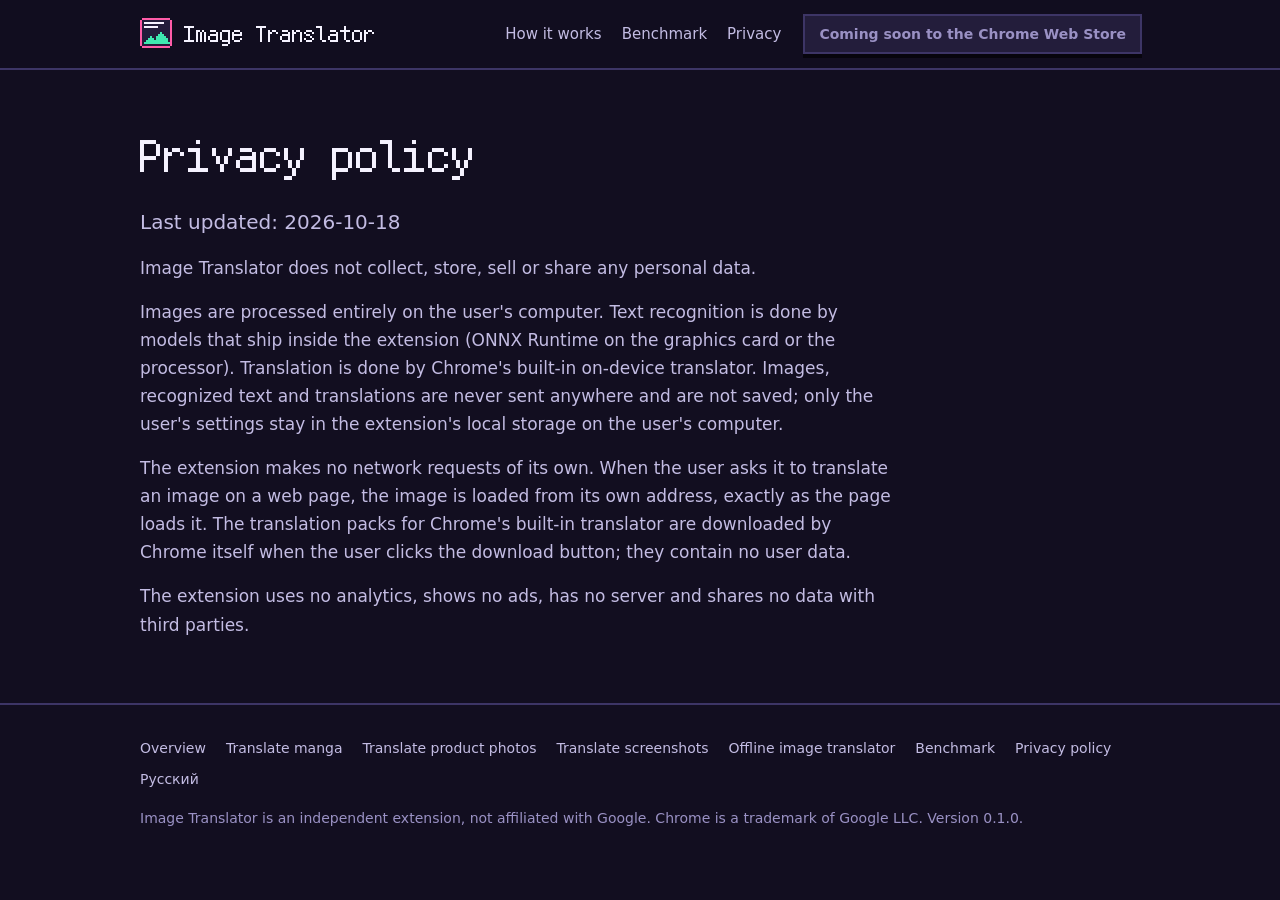
<file: image-translator/privacy.html>
<!doctype html>
<html lang="en">
<head>
<meta charset="utf-8">
<meta name="viewport" content="width=device-width, initial-scale=1">
<title>Privacy policy — Image Translator</title>
<meta name="description" content="Image Translator does not collect, store, sell or share any personal data. Images are processed entirely on your computer.">
<link rel="canonical" href="https://vanyattka.github.io/image-translator/privacy.html">

<meta property="og:type" content="website">
<meta property="og:site_name" content="Image Translator">
<meta property="og:title" content="Privacy policy — Image Translator">
<meta property="og:description" content="Image Translator does not collect, store, sell or share any personal data. Images are processed entirely on your computer.">
<meta property="og:url" content="https://vanyattka.github.io/image-translator/privacy.html">
<meta property="og:image" content="https://vanyattka.github.io/image-translator/img/marquee.png">
<meta name="twitter:card" content="summary_large_image">
<meta name="theme-color" content="#120e20">
<link rel="icon" href="icon-32.png" sizes="32x32">
<link rel="apple-touch-icon" href="icon-128.png">
<link rel="stylesheet" href="style.css">

</head>
<body>
<header class="top"><div class="wrap">
  <a class="logo" href="./"><img src="icon-32.png" width="32" height="32" alt="">Image Translator</a>
  <nav class="links"><a href="./#how">How it works</a><a href="benchmark.html">Benchmark</a><a href="privacy.html">Privacy</a></nav>
  <span class="btn soon sm" title="Coming soon to the Chrome Web Store">Coming soon to the Chrome Web Store</span>
</div></header>
<main class="wrap">

<section class="hero">
  <h1>Privacy policy</h1>
  <p class="lead">Last updated: 2026-10-18</p>
</section>
<section class="prose">
  <p>Image Translator does not collect, store, sell or share any personal data.</p>
  <p>Images are processed entirely on the user's computer. Text recognition is done by models that ship inside the extension (ONNX Runtime on the graphics card or the processor). Translation is done by Chrome's built-in on-device translator. Images, recognized text and translations are never sent anywhere and are not saved; only the user's settings stay in the extension's local storage on the user's computer.</p>
  <p>The extension makes no network requests of its own. When the user asks it to translate an image on a web page, the image is loaded from its own address, exactly as the page loads it. The translation packs for Chrome's built-in translator are downloaded by Chrome itself when the user clicks the download button; they contain no user data.</p>
  <p>The extension uses no analytics, shows no ads, has no server and shares no data with third parties.</p>
</section>
</main>
<footer><div class="wrap">
  <nav><a href="./">Overview</a><a href="translate-manga.html">Translate manga</a><a href="translate-product-photos.html">Translate product photos</a><a href="translate-screenshots.html">Translate screenshots</a><a href="offline-image-translator.html">Offline image translator</a><a href="benchmark.html">Benchmark</a><a href="privacy.html">Privacy policy</a><a href="ru/">Русский</a></nav>
  <p>Image Translator is an independent extension, not affiliated with Google. Chrome is a trademark of Google LLC. Version 0.1.0.</p>
</div></footer>
</body>
</html>
</file>
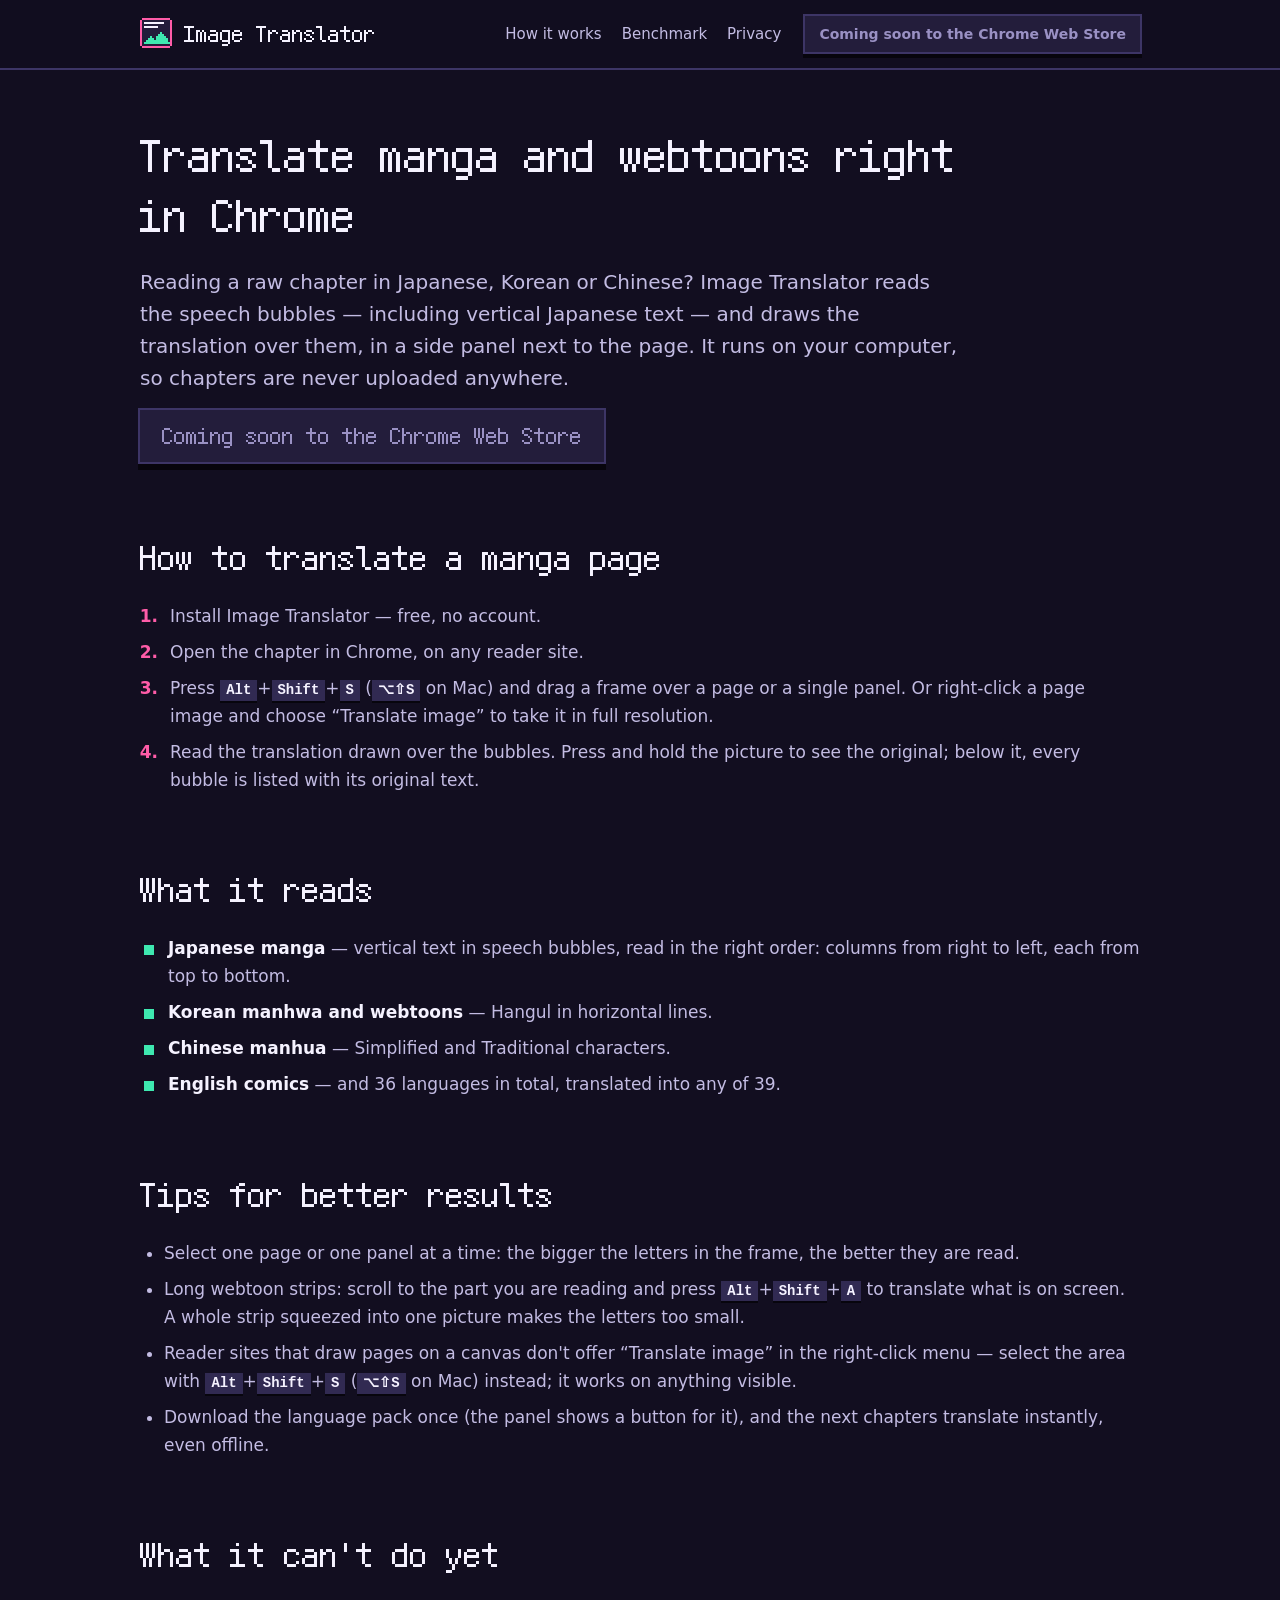
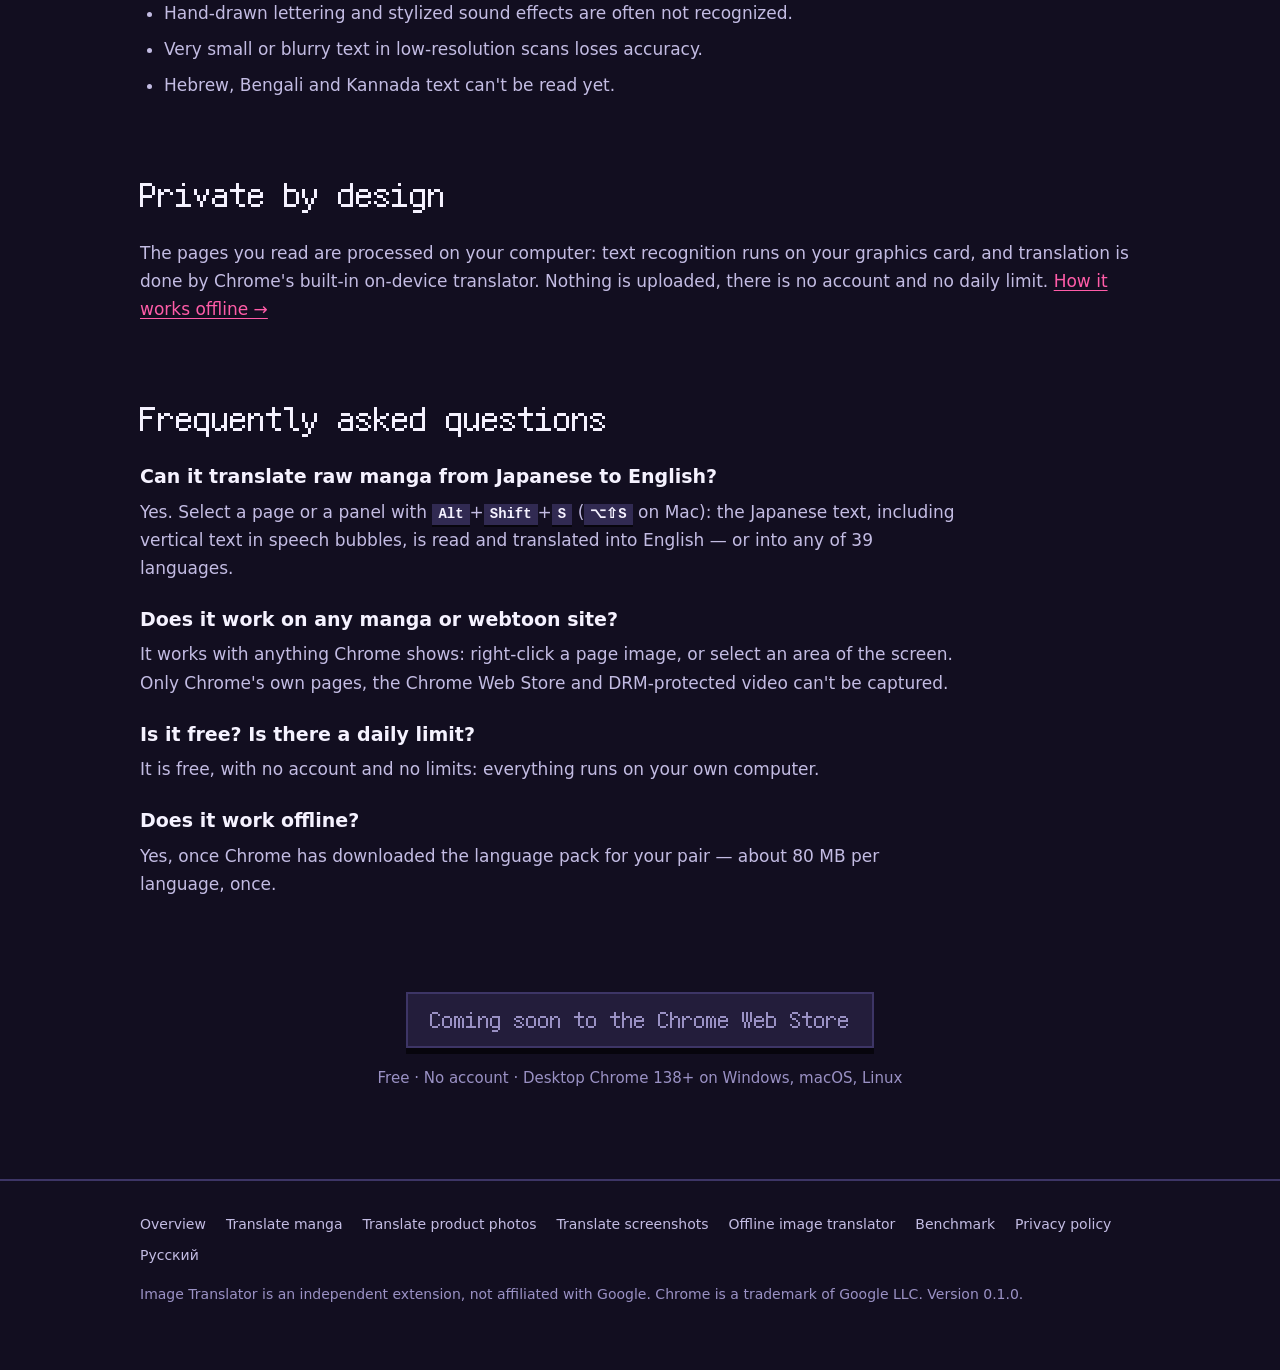
<file: image-translator/translate-manga.html>
<!doctype html>
<html lang="en">
<head>
<meta charset="utf-8">
<meta name="viewport" content="width=device-width, initial-scale=1">
<title>Translate manga, manhwa and webtoons in Chrome — Image Translator</title>
<meta name="description" content="Translate raw manga, manhwa and webtoons right in Chrome: select a page or a panel and read the translation over the speech bubbles. Vertical Japanese supported. Free, offline, nothing uploaded.">
<link rel="canonical" href="https://vanyattka.github.io/image-translator/translate-manga.html">

<meta property="og:type" content="website">
<meta property="og:site_name" content="Image Translator">
<meta property="og:title" content="Translate manga, manhwa and webtoons in Chrome — Image Translator">
<meta property="og:description" content="Translate raw manga, manhwa and webtoons right in Chrome: select a page or a panel and read the translation over the speech bubbles. Vertical Japanese supported. Free, offline, nothing uploaded.">
<meta property="og:url" content="https://vanyattka.github.io/image-translator/translate-manga.html">
<meta property="og:image" content="https://vanyattka.github.io/image-translator/img/marquee.png">
<meta name="twitter:card" content="summary_large_image">
<meta name="theme-color" content="#120e20">
<link rel="icon" href="icon-32.png" sizes="32x32">
<link rel="apple-touch-icon" href="icon-128.png">
<link rel="stylesheet" href="style.css">
<script type="application/ld+json">{"@context":"https://schema.org","@type":"FAQPage","mainEntity":[{"@type":"Question","name":"Can it translate raw manga from Japanese to English?","acceptedAnswer":{"@type":"Answer","text":"Yes. Select a page or a panel with Alt+Shift+S (⌥⇧S on Mac): the Japanese text, including vertical text in speech bubbles, is read and translated into English — or into any of 39 languages."}},{"@type":"Question","name":"Does it work on any manga or webtoon site?","acceptedAnswer":{"@type":"Answer","text":"It works with anything Chrome shows: right-click a page image, or select an area of the screen. Only Chrome's own pages, the Chrome Web Store and DRM-protected video can't be captured."}},{"@type":"Question","name":"Is it free? Is there a daily limit?","acceptedAnswer":{"@type":"Answer","text":"It is free, with no account and no limits: everything runs on your own computer."}},{"@type":"Question","name":"Does it work offline?","acceptedAnswer":{"@type":"Answer","text":"Yes, once Chrome has downloaded the language pack for your pair — about 80 MB per language, once."}}]}</script>
</head>
<body>
<header class="top"><div class="wrap">
  <a class="logo" href="./"><img src="icon-32.png" width="32" height="32" alt="">Image Translator</a>
  <nav class="links"><a href="./#how">How it works</a><a href="benchmark.html">Benchmark</a><a href="privacy.html">Privacy</a></nav>
  <span class="btn soon sm" title="Coming soon to the Chrome Web Store">Coming soon to the Chrome Web Store</span>
</div></header>
<main class="wrap">

<section class="hero">
  <h1>Translate manga and webtoons right in Chrome</h1>
  <p class="lead">Reading a raw chapter in Japanese, Korean or Chinese? Image Translator reads the speech bubbles — including vertical Japanese text — and draws the translation over them, in a side panel next to the page. It runs on your computer, so chapters are never uploaded anywhere.</p>
  <p class="actions"><span class="btn soon " title="Coming soon to the Chrome Web Store">Coming soon to the Chrome Web Store</span></p>
</section>

<section>
  <h2>How to translate a manga page</h2>
  <ol class="steps">
    <li>Install Image Translator — free, no account.</li>
    <li>Open the chapter in Chrome, on any reader site.</li>
    <li>Press <kbd>Alt</kbd>+<kbd>Shift</kbd>+<kbd>S</kbd> (<kbd>⌥⇧S</kbd> on Mac) and drag a frame over a page or a single panel. Or right-click a page image and choose “Translate image” to take it in full resolution.</li>
    <li>Read the translation drawn over the bubbles. Press and hold the picture to see the original; below it, every bubble is listed with its original text.</li>
  </ol>
</section>

<section>
  <h2>What it reads</h2>
  <ul class="ticks">
    <li><b>Japanese manga</b> — vertical text in speech bubbles, read in the right order: columns from right to left, each from top to bottom.</li>
    <li><b>Korean manhwa and webtoons</b> — Hangul in horizontal lines.</li>
    <li><b>Chinese manhua</b> — Simplified and Traditional characters.</li>
    <li><b>English comics</b> — and 36 languages in total, translated into any of 39.</li>
  </ul>
</section>

<section>
  <h2>Tips for better results</h2>
  <ul>
    <li>Select one page or one panel at a time: the bigger the letters in the frame, the better they are read.</li>
    <li>Long webtoon strips: scroll to the part you are reading and press <kbd>Alt</kbd>+<kbd>Shift</kbd>+<kbd>A</kbd> to translate what is on screen. A whole strip squeezed into one picture makes the letters too small.</li>
    <li>Reader sites that draw pages on a canvas don't offer “Translate image” in the right-click menu — select the area with <kbd>Alt</kbd>+<kbd>Shift</kbd>+<kbd>S</kbd> (<kbd>⌥⇧S</kbd> on Mac) instead; it works on anything visible.</li>
    <li>Download the language pack once (the panel shows a button for it), and the next chapters translate instantly, even offline.</li>
  </ul>
</section>

<section>
  <h2>What it can't do yet</h2>
  <ul>
    <li>Hand-drawn lettering and stylized sound effects are often not recognized.</li>
    <li>Very small or blurry text in low-resolution scans loses accuracy.</li>
    <li>Hebrew, Bengali and Kannada text can't be read yet.</li>
  </ul>
</section>

<section>
  <h2>Private by design</h2>
  <p>The pages you read are processed on your computer: text recognition runs on your graphics card, and translation is done by Chrome's built-in on-device translator. Nothing is uploaded, there is no account and no daily limit. <a href="offline-image-translator.html">How it works offline →</a></p>
</section>

<section id="faq">
  <h2>Frequently asked questions</h2>
  <div class="qa"><h3>Can it translate raw manga from Japanese to English?</h3><p>Yes. Select a page or a panel with <kbd>Alt</kbd>+<kbd>Shift</kbd>+<kbd>S</kbd> (<kbd>⌥⇧S</kbd> on Mac): the Japanese text, including vertical text in speech bubbles, is read and translated into English — or into any of 39 languages.</p></div>
  <div class="qa"><h3>Does it work on any manga or webtoon site?</h3><p>It works with anything Chrome shows: right-click a page image, or select an area of the screen. Only Chrome's own pages, the Chrome Web Store and DRM-protected video can't be captured.</p></div>
  <div class="qa"><h3>Is it free? Is there a daily limit?</h3><p>It is free, with no account and no limits: everything runs on your own computer.</p></div>
  <div class="qa"><h3>Does it work offline?</h3><p>Yes, once Chrome has downloaded the language pack for your pair — about 80 MB per language, once.</p></div>
</section>

<section class="cta">
  <span class="btn soon " title="Coming soon to the Chrome Web Store">Coming soon to the Chrome Web Store</span>
  <p class="note">Free · No account · Desktop Chrome 138+ on Windows, macOS, Linux</p>
</section>
</main>
<footer><div class="wrap">
  <nav><a href="./">Overview</a><a href="translate-manga.html">Translate manga</a><a href="translate-product-photos.html">Translate product photos</a><a href="translate-screenshots.html">Translate screenshots</a><a href="offline-image-translator.html">Offline image translator</a><a href="benchmark.html">Benchmark</a><a href="privacy.html">Privacy policy</a><a href="ru/">Русский</a></nav>
  <p>Image Translator is an independent extension, not affiliated with Google. Chrome is a trademark of Google LLC. Version 0.1.0.</p>
</div></footer>
</body>
</html>
</file>
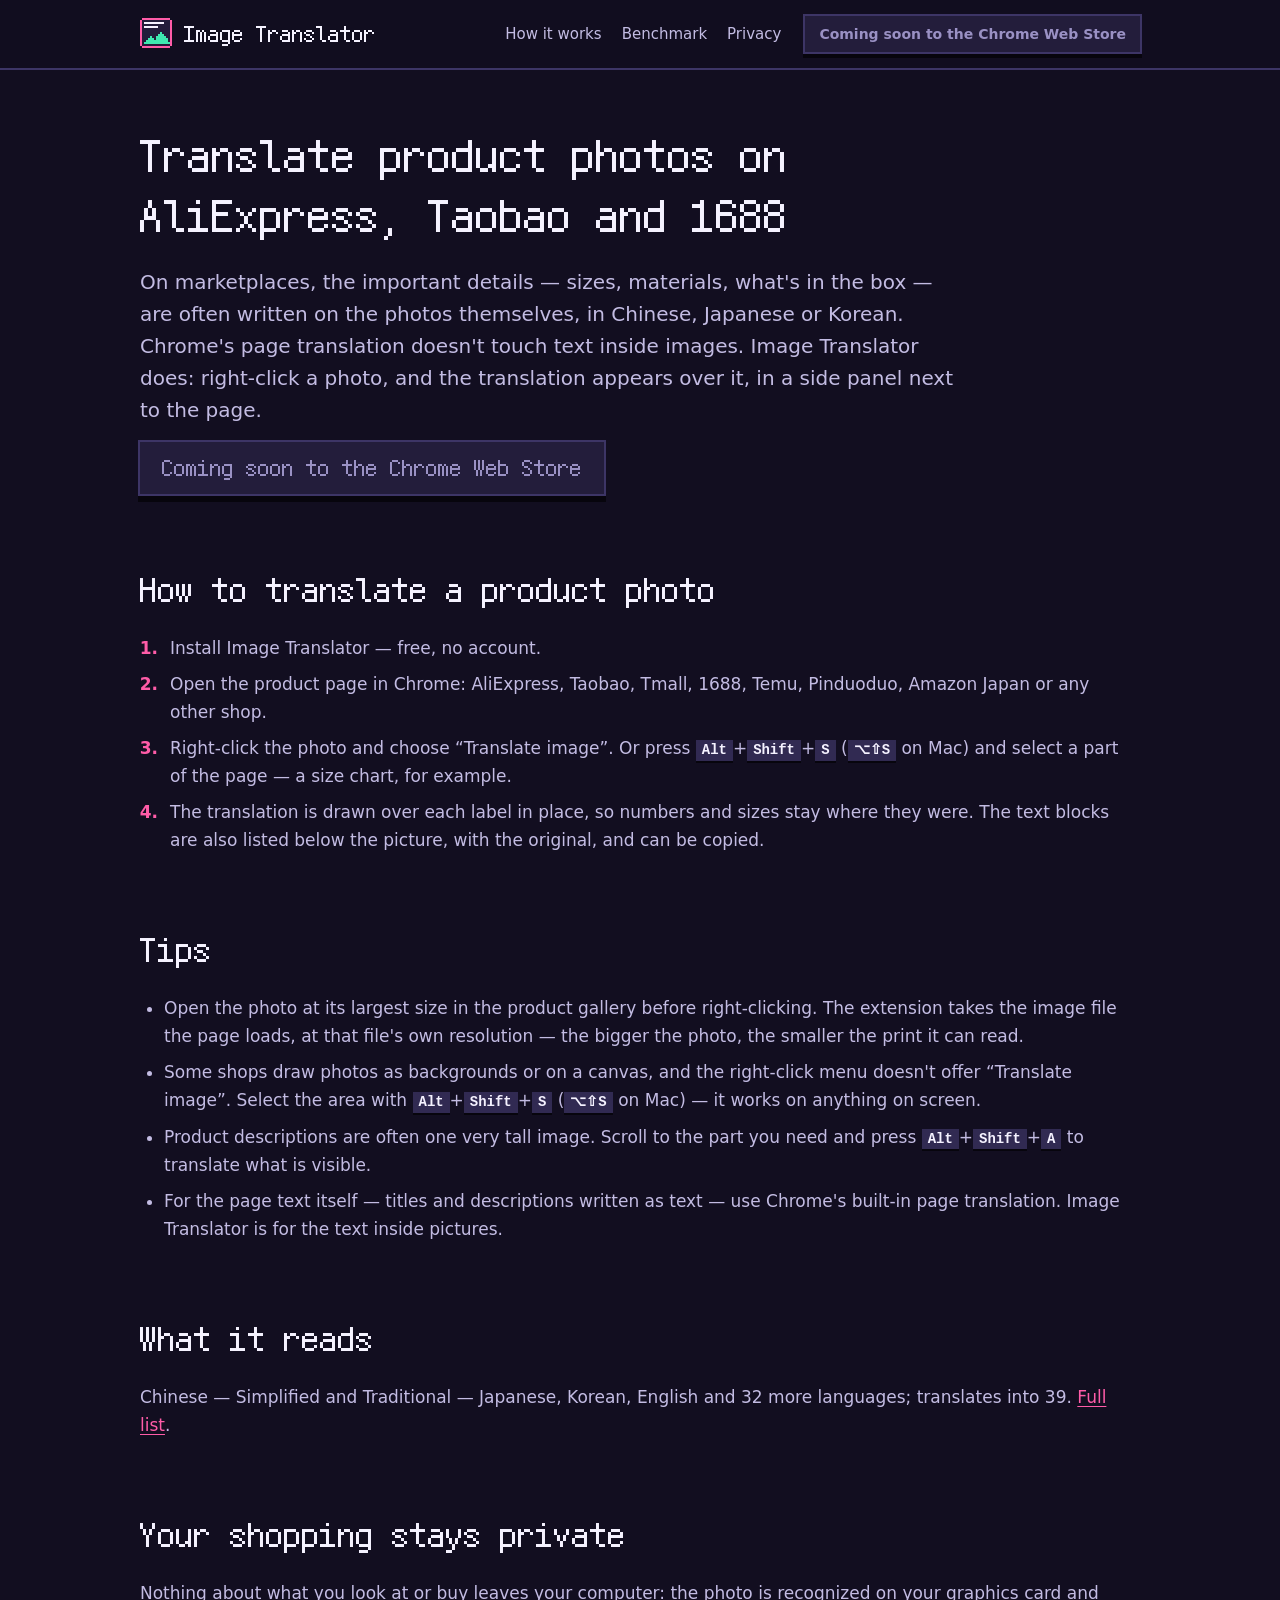
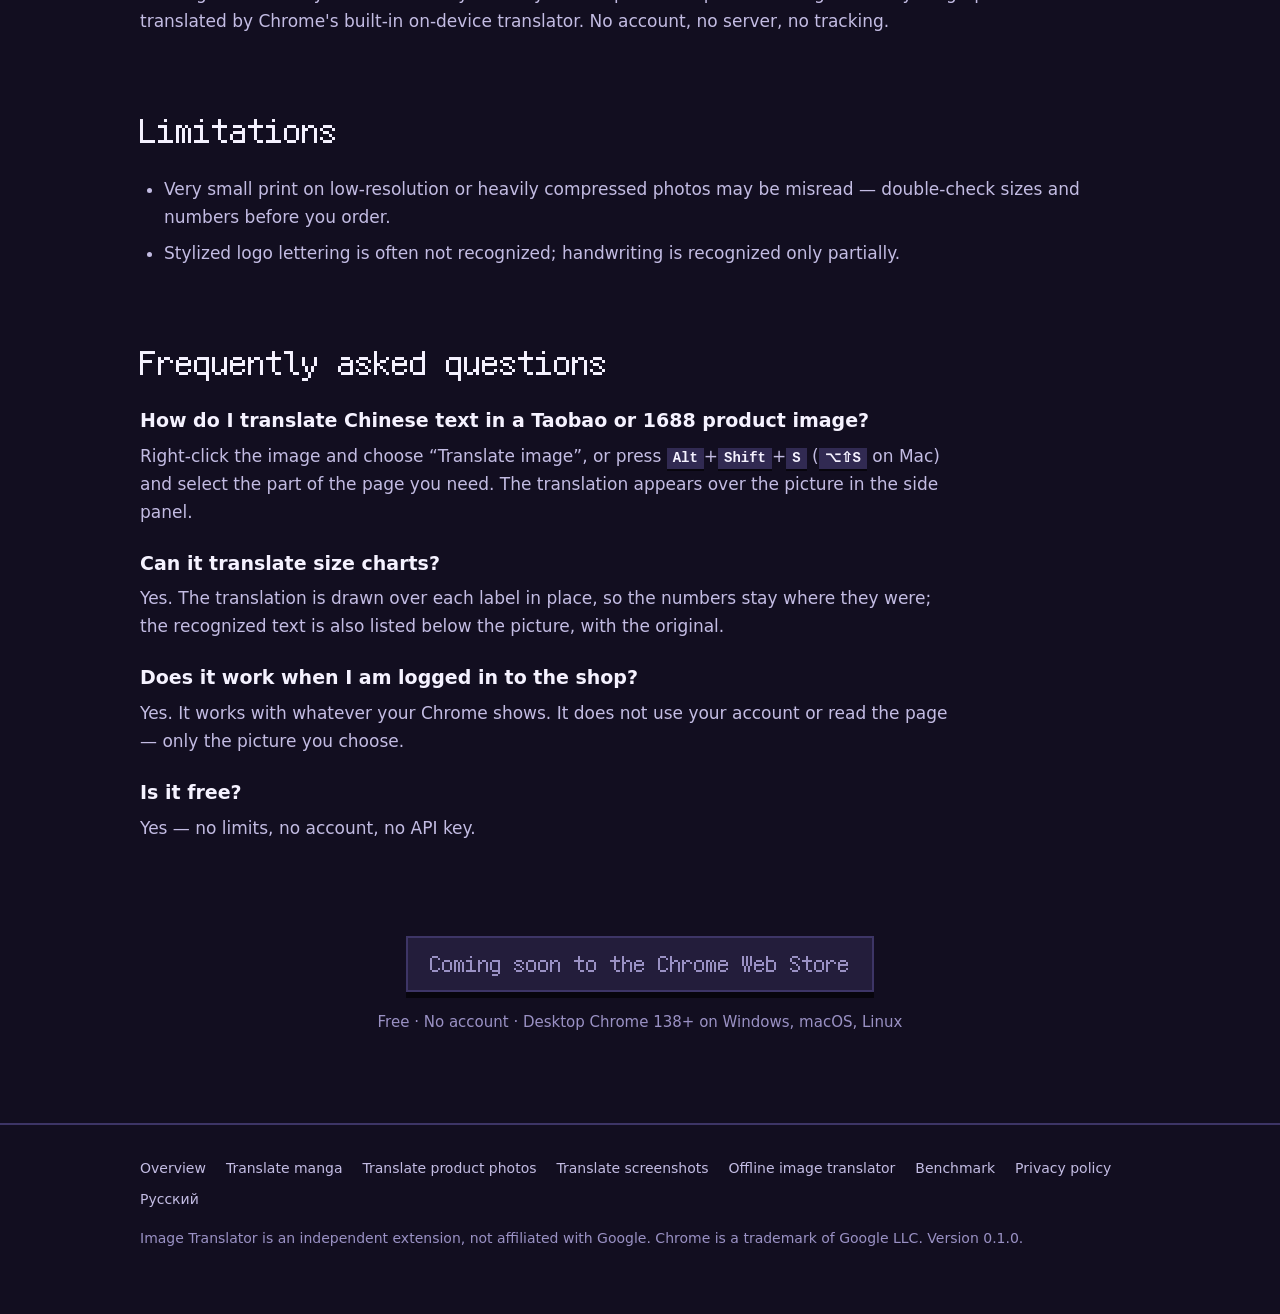
<file: image-translator/translate-product-photos.html>
<!doctype html>
<html lang="en">
<head>
<meta charset="utf-8">
<meta name="viewport" content="width=device-width, initial-scale=1">
<title>Translate Chinese text on AliExpress, Taobao and 1688 product photos — Image Translator</title>
<meta name="description" content="Product photos, size charts and labels on AliExpress, Taobao, 1688 and Temu are images, so page translation skips them. Right-click a photo to translate it in Chrome — free, on your computer.">
<link rel="canonical" href="https://vanyattka.github.io/image-translator/translate-product-photos.html">

<meta property="og:type" content="website">
<meta property="og:site_name" content="Image Translator">
<meta property="og:title" content="Translate Chinese text on AliExpress, Taobao and 1688 product photos — Image Translator">
<meta property="og:description" content="Product photos, size charts and labels on AliExpress, Taobao, 1688 and Temu are images, so page translation skips them. Right-click a photo to translate it in Chrome — free, on your computer.">
<meta property="og:url" content="https://vanyattka.github.io/image-translator/translate-product-photos.html">
<meta property="og:image" content="https://vanyattka.github.io/image-translator/img/marquee.png">
<meta name="twitter:card" content="summary_large_image">
<meta name="theme-color" content="#120e20">
<link rel="icon" href="icon-32.png" sizes="32x32">
<link rel="apple-touch-icon" href="icon-128.png">
<link rel="stylesheet" href="style.css">
<script type="application/ld+json">{"@context":"https://schema.org","@type":"FAQPage","mainEntity":[{"@type":"Question","name":"How do I translate Chinese text in a Taobao or 1688 product image?","acceptedAnswer":{"@type":"Answer","text":"Right-click the image and choose “Translate image”, or press Alt+Shift+S (⌥⇧S on Mac) and select the part of the page you need. The translation appears over the picture in the side panel."}},{"@type":"Question","name":"Can it translate size charts?","acceptedAnswer":{"@type":"Answer","text":"Yes. The translation is drawn over each label in place, so the numbers stay where they were; the recognized text is also listed below the picture, with the original."}},{"@type":"Question","name":"Does it work when I am logged in to the shop?","acceptedAnswer":{"@type":"Answer","text":"Yes. It works with whatever your Chrome shows. It does not use your account or read the page — only the picture you choose."}},{"@type":"Question","name":"Is it free?","acceptedAnswer":{"@type":"Answer","text":"Yes — no limits, no account, no API key."}}]}</script>
</head>
<body>
<header class="top"><div class="wrap">
  <a class="logo" href="./"><img src="icon-32.png" width="32" height="32" alt="">Image Translator</a>
  <nav class="links"><a href="./#how">How it works</a><a href="benchmark.html">Benchmark</a><a href="privacy.html">Privacy</a></nav>
  <span class="btn soon sm" title="Coming soon to the Chrome Web Store">Coming soon to the Chrome Web Store</span>
</div></header>
<main class="wrap">

<section class="hero">
  <h1>Translate product photos on AliExpress, Taobao and 1688</h1>
  <p class="lead">On marketplaces, the important details — sizes, materials, what's in the box — are often written on the photos themselves, in Chinese, Japanese or Korean. Chrome's page translation doesn't touch text inside images. Image Translator does: right-click a photo, and the translation appears over it, in a side panel next to the page.</p>
  <p class="actions"><span class="btn soon " title="Coming soon to the Chrome Web Store">Coming soon to the Chrome Web Store</span></p>
</section>

<section>
  <h2>How to translate a product photo</h2>
  <ol class="steps">
    <li>Install Image Translator — free, no account.</li>
    <li>Open the product page in Chrome: AliExpress, Taobao, Tmall, 1688, Temu, Pinduoduo, Amazon Japan or any other shop.</li>
    <li>Right-click the photo and choose “Translate image”. Or press <kbd>Alt</kbd>+<kbd>Shift</kbd>+<kbd>S</kbd> (<kbd>⌥⇧S</kbd> on Mac) and select a part of the page — a size chart, for example.</li>
    <li>The translation is drawn over each label in place, so numbers and sizes stay where they were. The text blocks are also listed below the picture, with the original, and can be copied.</li>
  </ol>
</section>

<section>
  <h2>Tips</h2>
  <ul>
    <li>Open the photo at its largest size in the product gallery before right-clicking. The extension takes the image file the page loads, at that file's own resolution — the bigger the photo, the smaller the print it can read.</li>
    <li>Some shops draw photos as backgrounds or on a canvas, and the right-click menu doesn't offer “Translate image”. Select the area with <kbd>Alt</kbd>+<kbd>Shift</kbd>+<kbd>S</kbd> (<kbd>⌥⇧S</kbd> on Mac) — it works on anything on screen.</li>
    <li>Product descriptions are often one very tall image. Scroll to the part you need and press <kbd>Alt</kbd>+<kbd>Shift</kbd>+<kbd>A</kbd> to translate what is visible.</li>
    <li>For the page text itself — titles and descriptions written as text — use Chrome's built-in page translation. Image Translator is for the text inside pictures.</li>
  </ul>
</section>

<section>
  <h2>What it reads</h2>
  <p>Chinese — Simplified and Traditional — Japanese, Korean, English and 32 more languages; translates into 39. <a href="./#languages">Full list</a>.</p>
</section>

<section>
  <h2>Your shopping stays private</h2>
  <p>Nothing about what you look at or buy leaves your computer: the photo is recognized on your graphics card and translated by Chrome's built-in on-device translator. No account, no server, no tracking.</p>
</section>

<section>
  <h2>Limitations</h2>
  <ul>
    <li>Very small print on low-resolution or heavily compressed photos may be misread — double-check sizes and numbers before you order.</li>
    <li>Stylized logo lettering is often not recognized; handwriting is recognized only partially.</li>
  </ul>
</section>

<section id="faq">
  <h2>Frequently asked questions</h2>
  <div class="qa"><h3>How do I translate Chinese text in a Taobao or 1688 product image?</h3><p>Right-click the image and choose “Translate image”, or press <kbd>Alt</kbd>+<kbd>Shift</kbd>+<kbd>S</kbd> (<kbd>⌥⇧S</kbd> on Mac) and select the part of the page you need. The translation appears over the picture in the side panel.</p></div>
  <div class="qa"><h3>Can it translate size charts?</h3><p>Yes. The translation is drawn over each label in place, so the numbers stay where they were; the recognized text is also listed below the picture, with the original.</p></div>
  <div class="qa"><h3>Does it work when I am logged in to the shop?</h3><p>Yes. It works with whatever your Chrome shows. It does not use your account or read the page — only the picture you choose.</p></div>
  <div class="qa"><h3>Is it free?</h3><p>Yes — no limits, no account, no API key.</p></div>
</section>

<section class="cta">
  <span class="btn soon " title="Coming soon to the Chrome Web Store">Coming soon to the Chrome Web Store</span>
  <p class="note">Free · No account · Desktop Chrome 138+ on Windows, macOS, Linux</p>
</section>
</main>
<footer><div class="wrap">
  <nav><a href="./">Overview</a><a href="translate-manga.html">Translate manga</a><a href="translate-product-photos.html">Translate product photos</a><a href="translate-screenshots.html">Translate screenshots</a><a href="offline-image-translator.html">Offline image translator</a><a href="benchmark.html">Benchmark</a><a href="privacy.html">Privacy policy</a><a href="ru/">Русский</a></nav>
  <p>Image Translator is an independent extension, not affiliated with Google. Chrome is a trademark of Google LLC. Version 0.1.0.</p>
</div></footer>
</body>
</html>
</file>
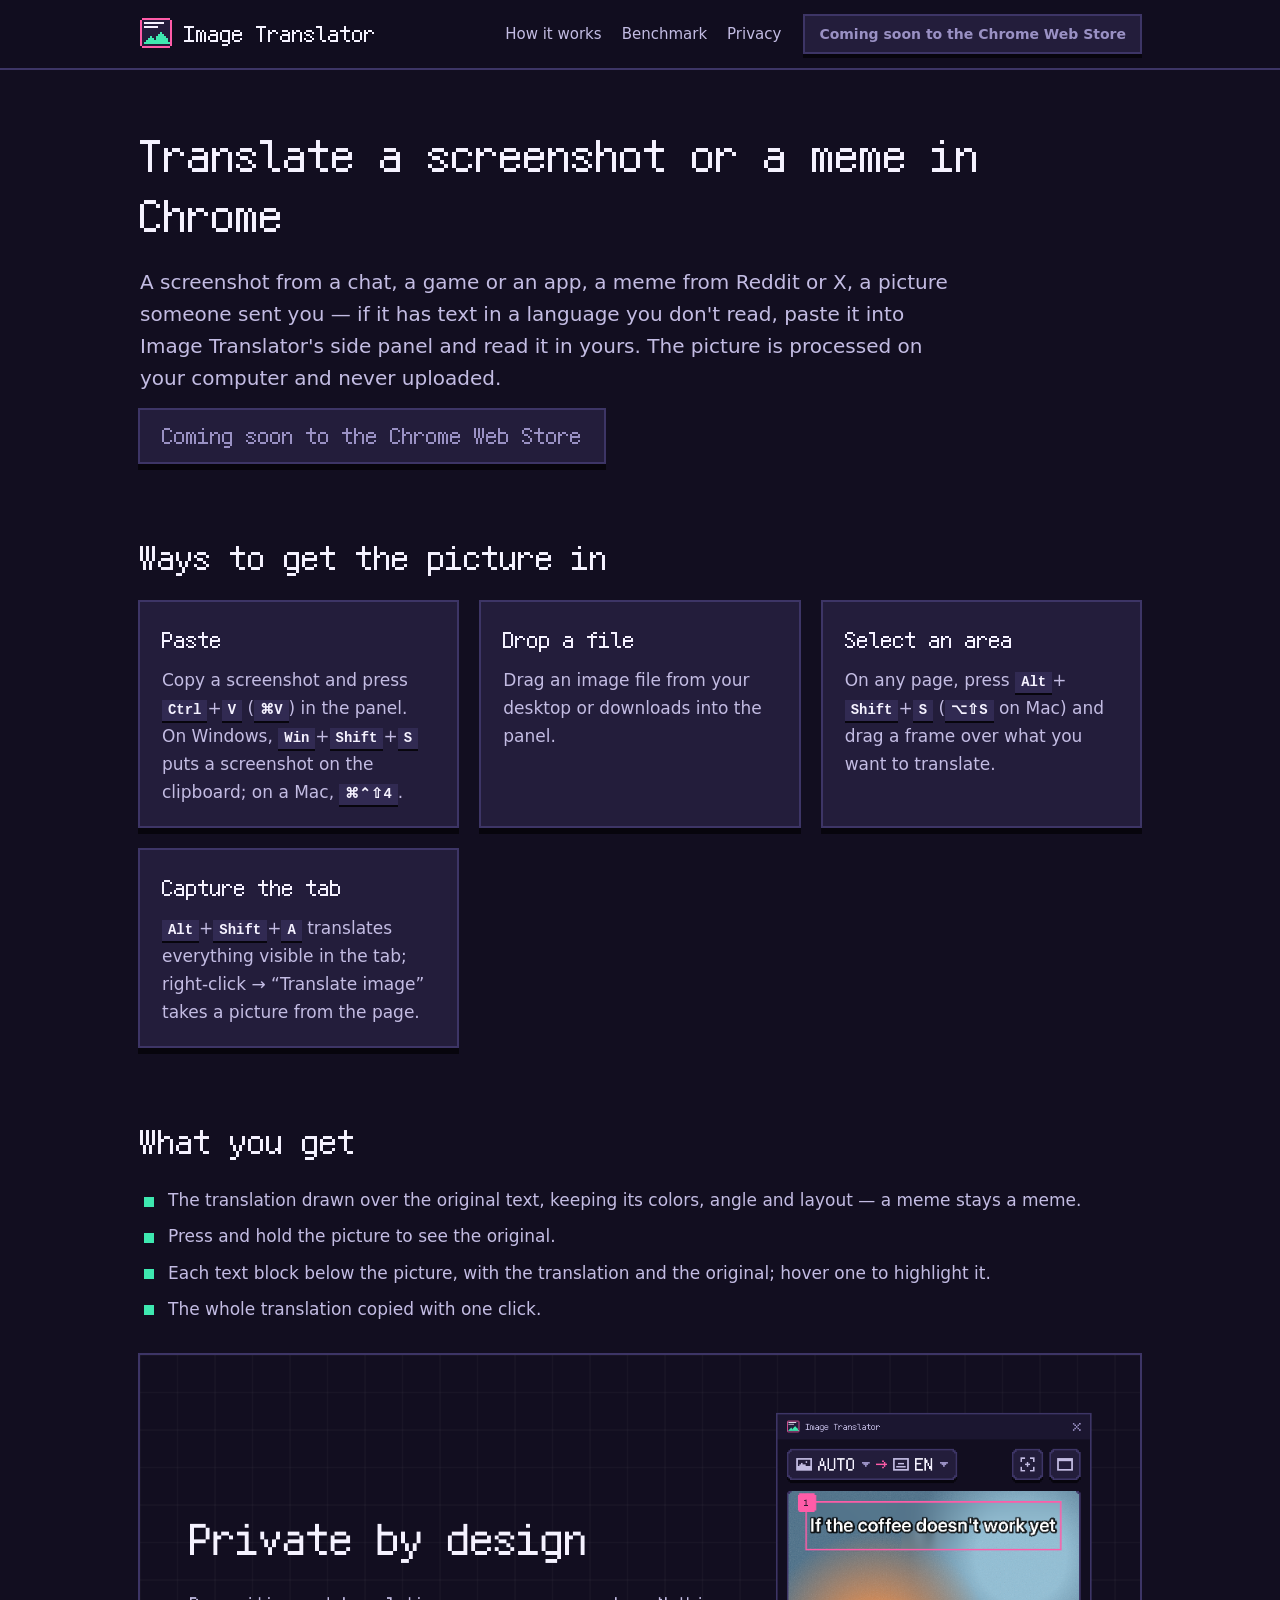
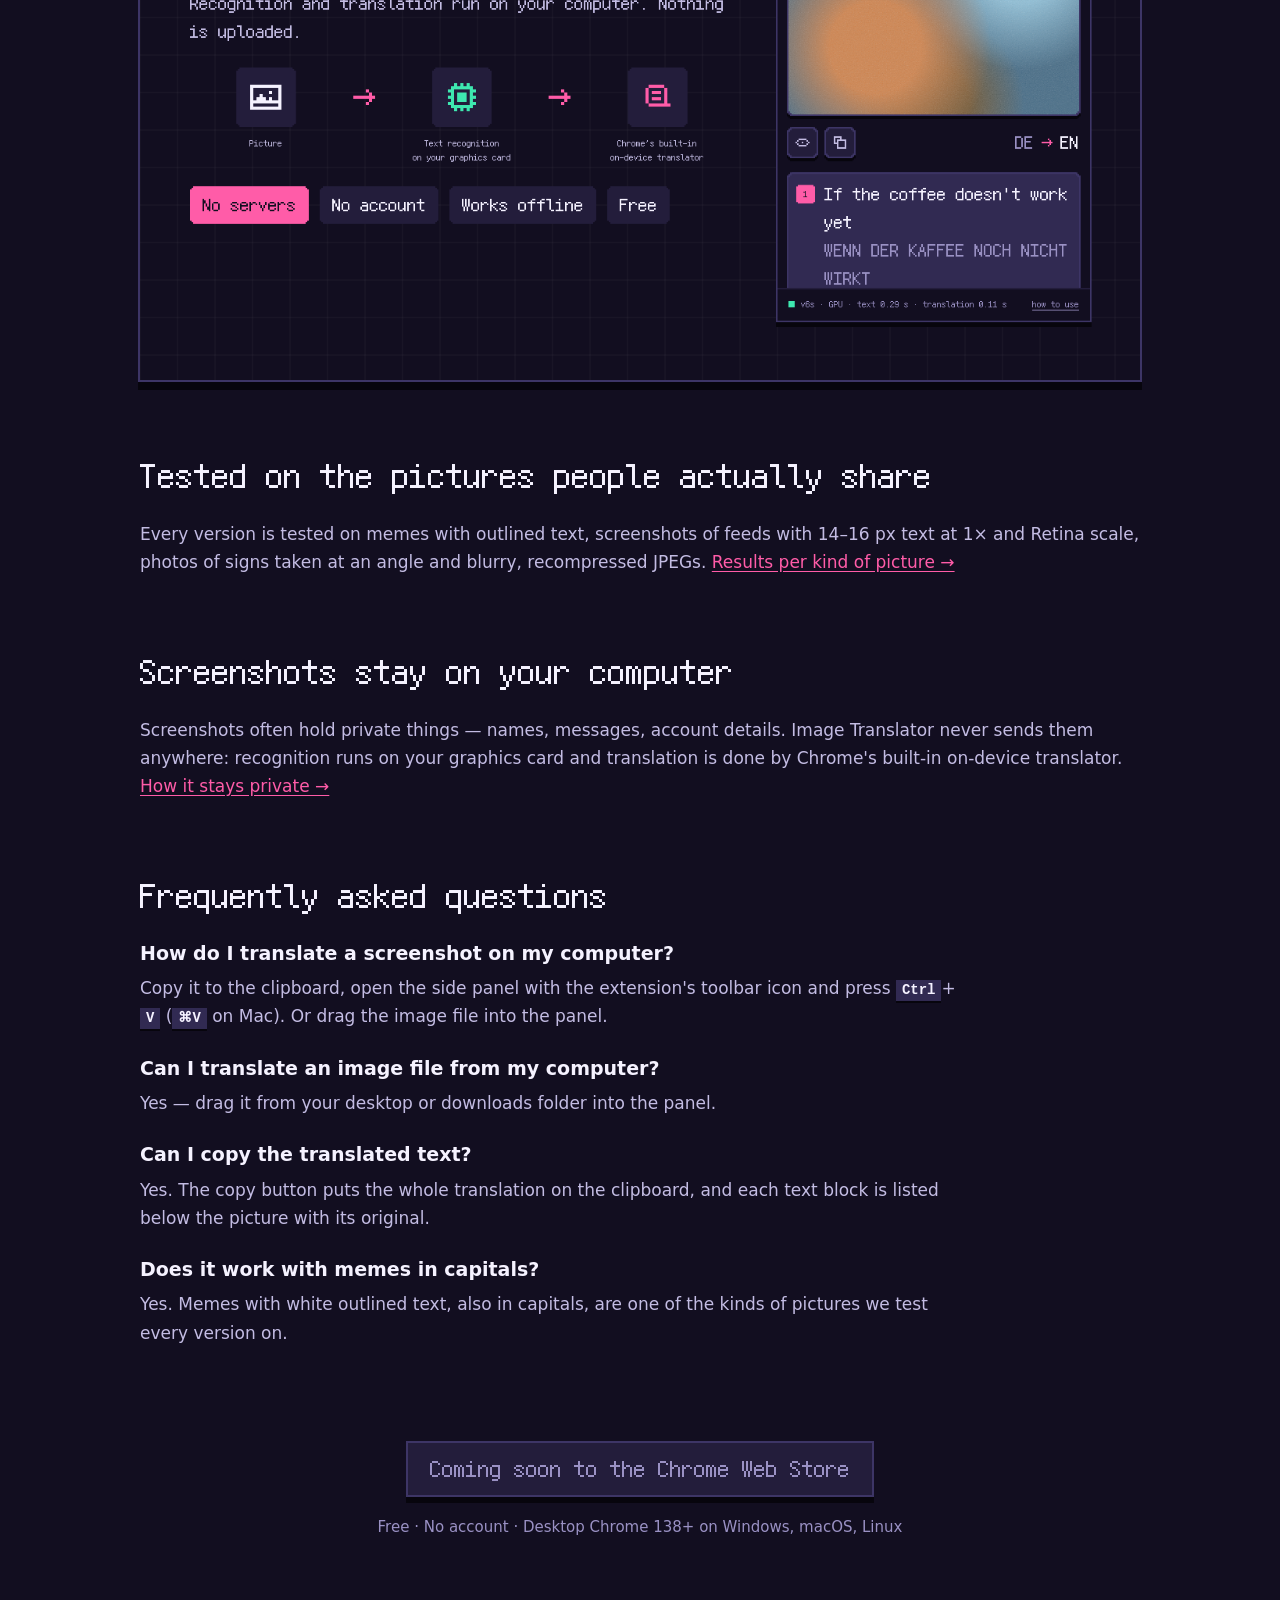
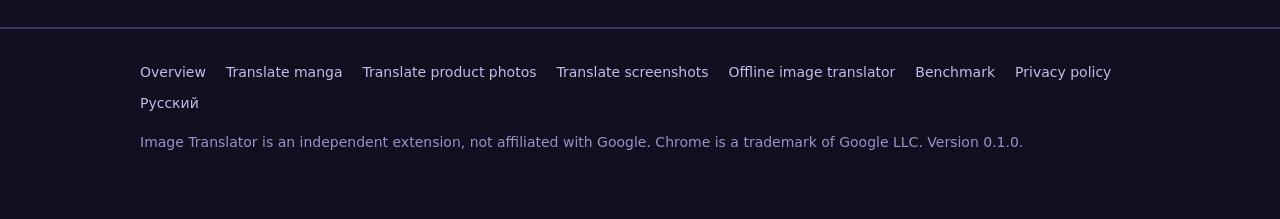
<file: image-translator/translate-screenshots.html>
<!doctype html>
<html lang="en">
<head>
<meta charset="utf-8">
<meta name="viewport" content="width=device-width, initial-scale=1">
<title>Translate screenshots and memes in Chrome — Image Translator</title>
<meta name="description" content="Paste a screenshot with Ctrl+V or drop an image file into Chrome’s side panel to translate the text in it: memes, chats, game and app screenshots. Free, offline, nothing uploaded.">
<link rel="canonical" href="https://vanyattka.github.io/image-translator/translate-screenshots.html">

<meta property="og:type" content="website">
<meta property="og:site_name" content="Image Translator">
<meta property="og:title" content="Translate screenshots and memes in Chrome — Image Translator">
<meta property="og:description" content="Paste a screenshot with Ctrl+V or drop an image file into Chrome’s side panel to translate the text in it: memes, chats, game and app screenshots. Free, offline, nothing uploaded.">
<meta property="og:url" content="https://vanyattka.github.io/image-translator/translate-screenshots.html">
<meta property="og:image" content="https://vanyattka.github.io/image-translator/img/marquee.png">
<meta name="twitter:card" content="summary_large_image">
<meta name="theme-color" content="#120e20">
<link rel="icon" href="icon-32.png" sizes="32x32">
<link rel="apple-touch-icon" href="icon-128.png">
<link rel="stylesheet" href="style.css">
<script type="application/ld+json">{"@context":"https://schema.org","@type":"FAQPage","mainEntity":[{"@type":"Question","name":"How do I translate a screenshot on my computer?","acceptedAnswer":{"@type":"Answer","text":"Copy it to the clipboard, open the side panel with the extension's toolbar icon and press Ctrl+V (⌘V on Mac). Or drag the image file into the panel."}},{"@type":"Question","name":"Can I translate an image file from my computer?","acceptedAnswer":{"@type":"Answer","text":"Yes — drag it from your desktop or downloads folder into the panel."}},{"@type":"Question","name":"Can I copy the translated text?","acceptedAnswer":{"@type":"Answer","text":"Yes. The copy button puts the whole translation on the clipboard, and each text block is listed below the picture with its original."}},{"@type":"Question","name":"Does it work with memes in capitals?","acceptedAnswer":{"@type":"Answer","text":"Yes. Memes with white outlined text, also in capitals, are one of the kinds of pictures we test every version on."}}]}</script>
</head>
<body>
<header class="top"><div class="wrap">
  <a class="logo" href="./"><img src="icon-32.png" width="32" height="32" alt="">Image Translator</a>
  <nav class="links"><a href="./#how">How it works</a><a href="benchmark.html">Benchmark</a><a href="privacy.html">Privacy</a></nav>
  <span class="btn soon sm" title="Coming soon to the Chrome Web Store">Coming soon to the Chrome Web Store</span>
</div></header>
<main class="wrap">

<section class="hero">
  <h1>Translate a screenshot or a meme in Chrome</h1>
  <p class="lead">A screenshot from a chat, a game or an app, a meme from Reddit or X, a picture someone sent you — if it has text in a language you don't read, paste it into Image Translator's side panel and read it in yours. The picture is processed on your computer and never uploaded.</p>
  <p class="actions"><span class="btn soon " title="Coming soon to the Chrome Web Store">Coming soon to the Chrome Web Store</span></p>
</section>

<section>
  <h2>Ways to get the picture in</h2>
  <div class="ways">
    <div class="way"><h3>Paste</h3><p>Copy a screenshot and press <kbd>Ctrl</kbd>+<kbd>V</kbd> (<kbd>⌘V</kbd>) in the panel. On Windows, <kbd>Win</kbd>+<kbd>Shift</kbd>+<kbd>S</kbd> puts a screenshot on the clipboard; on a Mac, <kbd>⌘⌃⇧4</kbd>.</p></div>
    <div class="way"><h3>Drop a file</h3><p>Drag an image file from your desktop or downloads into the panel.</p></div>
    <div class="way"><h3>Select an area</h3><p>On any page, press <kbd>Alt</kbd>+<kbd>Shift</kbd>+<kbd>S</kbd> (<kbd>⌥⇧S</kbd> on Mac) and drag a frame over what you want to translate.</p></div>
    <div class="way"><h3>Capture the tab</h3><p><kbd>Alt</kbd>+<kbd>Shift</kbd>+<kbd>A</kbd> translates everything visible in the tab; right-click → “Translate image” takes a picture from the page.</p></div>
  </div>
</section>

<section>
  <h2>What you get</h2>
  <ul class="ticks">
    <li>The translation drawn over the original text, keeping its colors, angle and layout — a meme stays a meme.</li>
    <li>Press and hold the picture to see the original.</li>
    <li>Each text block below the picture, with the translation and the original; hover one to highlight it.</li>
    <li>The whole translation copied with one click.</li>
  </ul>
  <img class="shot" src="img/4-private.png" width="1280" height="800" alt="A German meme translated into English in the side panel, with the translation drawn over the original text" loading="lazy">
</section>

<section>
  <h2>Tested on the pictures people actually share</h2>
  <p>Every version is tested on memes with outlined text, screenshots of feeds with 14–16 px text at 1× and Retina scale, photos of signs taken at an angle and blurry, recompressed JPEGs. <a href="benchmark.html#styles">Results per kind of picture →</a></p>
</section>

<section>
  <h2>Screenshots stay on your computer</h2>
  <p>Screenshots often hold private things — names, messages, account details. Image Translator never sends them anywhere: recognition runs on your graphics card and translation is done by Chrome's built-in on-device translator. <a href="offline-image-translator.html">How it stays private →</a></p>
</section>

<section id="faq">
  <h2>Frequently asked questions</h2>
  <div class="qa"><h3>How do I translate a screenshot on my computer?</h3><p>Copy it to the clipboard, open the side panel with the extension's toolbar icon and press <kbd>Ctrl</kbd>+<kbd>V</kbd> (<kbd>⌘V</kbd> on Mac). Or drag the image file into the panel.</p></div>
  <div class="qa"><h3>Can I translate an image file from my computer?</h3><p>Yes — drag it from your desktop or downloads folder into the panel.</p></div>
  <div class="qa"><h3>Can I copy the translated text?</h3><p>Yes. The copy button puts the whole translation on the clipboard, and each text block is listed below the picture with its original.</p></div>
  <div class="qa"><h3>Does it work with memes in capitals?</h3><p>Yes. Memes with white outlined text, also in capitals, are one of the kinds of pictures we test every version on.</p></div>
</section>

<section class="cta">
  <span class="btn soon " title="Coming soon to the Chrome Web Store">Coming soon to the Chrome Web Store</span>
  <p class="note">Free · No account · Desktop Chrome 138+ on Windows, macOS, Linux</p>
</section>
</main>
<footer><div class="wrap">
  <nav><a href="./">Overview</a><a href="translate-manga.html">Translate manga</a><a href="translate-product-photos.html">Translate product photos</a><a href="translate-screenshots.html">Translate screenshots</a><a href="offline-image-translator.html">Offline image translator</a><a href="benchmark.html">Benchmark</a><a href="privacy.html">Privacy policy</a><a href="ru/">Русский</a></nav>
  <p>Image Translator is an independent extension, not affiliated with Google. Chrome is a trademark of Google LLC. Version 0.1.0.</p>
</div></footer>
</body>
</html>
</file>
<file: image-translator/style.css>
/* Сайт — та же «Пиксель-поп», что у панели (ext/sidepanel.css): графит с
   фиолетовым, розовый акцент, мятный «да», обводка 2 px и твёрдая тень вниз.
   Пиксельный шрифт — только в заголовках и кнопках и только кратно 12 px;
   текст — системным: его читают, а не разглядывают. */
@font-face {
  font-family: 'Fusion Pixel Mono';
  font-style: normal;
  font-weight: 400;
  font-display: swap;
  src: url(font/fusion-pixel-mono.woff2) format('woff2');
}

:root {
  color-scheme: dark;
  --bg: #120e20;
  --raise: #231d3b;
  --hover: #312a52;
  --outline: #3d3566;
  --shadow: #07050d;
  --hi: #f5f2ff;
  --a3: #c3bce3;
  --a2: #9a91c4;
  --pop: #ff5ca8;
  --pop-deep: #8a3564;
  --on-pop: #120e20;
  --ok: #3ee8b0;
  --px: 'Fusion Pixel Mono', ui-monospace, SFMono-Regular, Menlo, Consolas, monospace;
  --sans: system-ui, -apple-system, 'Segoe UI', Roboto, 'Noto Sans', 'Helvetica Neue', Arial, sans-serif;
}
*, *::before, *::after { box-sizing: border-box }
html { -webkit-text-size-adjust: 100%; scroll-padding-top: 88px }
body { margin: 0; background: var(--bg); color: var(--a3); font: 17px/1.65 var(--sans) }
img { max-width: 100%; height: auto }
a { color: var(--pop); text-underline-offset: 3px }
a:hover { color: var(--hi) }
:focus-visible { outline: 2px solid var(--pop); outline-offset: 3px }
b, strong { color: var(--hi); font-weight: 600 }
.wrap { max-width: 1040px; margin: 0 auto; padding: 0 20px }

.px, h1, h2, .card h3, .way h3, .btn, .logo, .stat b {
  font-family: var(--px); font-weight: 400; letter-spacing: 0;
  -webkit-font-smoothing: none; font-synthesis: none; font-kerning: none; font-variant-ligatures: none;
}
h1 { color: var(--hi); font-size: 48px; line-height: 60px; margin: 0 0 20px }
h2 { color: var(--hi); font-size: 36px; line-height: 48px; margin: 72px 0 20px }
h3 { color: var(--hi); margin: 0 0 8px }
.card h3, .way h3 { font-size: 24px; line-height: 36px }
.qa h3 { font: 600 19px/1.4 var(--sans) }
p { margin: 0 0 16px }
ul, ol { margin: 0 0 16px; padding-left: 24px }
li { margin: 0 0 8px }

/* Шапка. */
header.top {
  position: sticky; top: 0; z-index: 5;
  background: color-mix(in oklab, var(--bg) 90%, transparent);
  backdrop-filter: blur(8px); -webkit-backdrop-filter: blur(8px);
  border-bottom: 2px solid var(--outline);
}
header.top .wrap { display: flex; align-items: center; gap: 24px; height: 68px }
.logo { display: flex; align-items: center; gap: 12px; color: var(--hi); text-decoration: none; font-size: 24px; line-height: 24px; white-space: nowrap }
.logo img { width: 32px; height: 32px; image-rendering: pixelated }
nav.links { display: flex; gap: 20px; margin-left: auto; font-size: 15px }
nav.links a { color: var(--a3); text-decoration: none; white-space: nowrap }
nav.links a:hover { color: var(--hi) }

/* Кнопки: обводка 2 px и твёрдая тень, как у панели. */
.btn {
  display: inline-flex; align-items: center; justify-content: center;
  padding: 14px 22px; font-size: 24px; line-height: 24px; text-decoration: none;
  background: var(--raise); color: var(--hi);
  box-shadow: 0 0 0 2px var(--outline), 0 6px 0 2px var(--shadow);
  transition: transform .08s;
}
.btn:hover { color: var(--hi); background: var(--hover) }
.btn:active { transform: translateY(2px) }
.btn.pop { background: var(--pop); color: var(--on-pop); box-shadow: 0 0 0 2px var(--pop-deep), 0 6px 0 2px var(--shadow) }
.btn.pop:hover { background: #ff79b8; color: var(--on-pop) }
.btn.soon { color: var(--a2); cursor: default; background: var(--raise) }
.btn.soon:active { transform: none }
.btn.sm { font: 600 14px/20px var(--sans); padding: 8px 14px; box-shadow: 0 0 0 2px var(--outline), 0 4px 0 2px var(--shadow) }
.btn.pop.sm { box-shadow: 0 0 0 2px var(--pop-deep), 0 4px 0 2px var(--shadow) }

/* Первый экран. */
.hero { padding-top: 56px }
.hero h1 { max-width: 860px }
.lead { font-size: 20px; line-height: 1.6; color: var(--a3); max-width: 820px }
.chips { list-style: none; padding: 0; margin: 24px 0 28px; display: flex; flex-wrap: wrap; gap: 12px }
.chips li { margin: 0; padding: 4px 12px; font-size: 15px; color: var(--hi); background: var(--raise); box-shadow: 0 0 0 2px var(--outline) }
.chips li::before { content: ''; display: inline-block; width: 8px; height: 8px; margin-right: 8px; background: var(--ok); vertical-align: 1px }
.actions { display: flex; flex-wrap: wrap; gap: 20px; margin: 0 0 40px }
.shot { display: block; width: 100%; margin: 32px 0; box-shadow: 0 0 0 2px var(--outline), 0 8px 0 2px var(--shadow) }

/* Карточки и способы. */
.cards, .ways { display: grid; grid-template-columns: repeat(auto-fill, minmax(290px, 1fr)); gap: 24px; margin: 0 0 24px }
.card, .way {
  display: block; padding: 20px 22px; background: var(--raise); color: var(--a3); text-decoration: none;
  box-shadow: 0 0 0 2px var(--outline), 0 6px 0 2px var(--shadow);
}
.card p, .way p { margin: 0 }
a.card:hover { box-shadow: 0 0 0 2px var(--pop), 0 6px 0 2px var(--shadow); color: var(--a3) }
.card .more { display: inline-block; margin-top: 12px; color: var(--pop); font-weight: 600; font-size: 15px }

ul.ticks { list-style: none; padding: 0 }
ul.ticks li { position: relative; padding-left: 28px }
ul.ticks li::before { content: ''; position: absolute; left: 4px; top: .62em; width: 10px; height: 10px; background: var(--ok) }
ol.steps li { padding-left: 6px }
ol.steps li::marker { color: var(--pop); font-weight: 700 }

/* Числа. */
.stats { display: grid; grid-template-columns: repeat(auto-fit, minmax(220px, 1fr)); gap: 24px; margin: 28px 0 24px }
.stat { padding: 20px 22px; background: var(--raise); box-shadow: 0 0 0 2px var(--outline), 0 6px 0 2px var(--shadow) }
.stat b { display: block; color: var(--pop); font-size: 48px; line-height: 60px; margin-bottom: 8px }
.stat span { display: block; font-size: 15px; line-height: 1.5 }

/* Таблицы. */
.scroll { overflow-x: auto; margin: 0 0 20px; box-shadow: 0 0 0 2px var(--outline); background: var(--raise) }
table { width: 100%; border-collapse: collapse; font-size: 15px }
th, td { padding: 10px 14px; text-align: left; border-bottom: 2px solid var(--outline); vertical-align: top }
thead th { color: var(--hi); font-weight: 600; background: var(--hover); white-space: nowrap }
tbody tr:last-child th, tbody tr:last-child td { border-bottom: 0 }
tbody th { color: var(--hi); font-weight: 500 }
.cmp td.yes { color: var(--ok) }
.num td { text-align: right; font-variant-numeric: tabular-nums; white-space: nowrap }
.num thead th:not(:first-child) { text-align: right }
.num tr.all th, .num tr.all td { color: var(--hi); font-weight: 700 }

/* Вопросы, призыв, мелочи. */
.qa { margin: 0 0 24px; max-width: 820px }
.qa p { margin: 0 }
.cta { text-align: center; padding: 72px 0 24px }
.cta .note { margin: 20px 0 0; font-size: 15px; color: var(--a2) }
.prose { max-width: 760px }
kbd, code {
  display: inline-block; padding: 0 6px; font: 600 .82em/1.5 ui-monospace, SFMono-Regular, Menlo, Consolas, monospace;
  color: var(--hi); background: var(--hover); box-shadow: 0 2px 0 var(--shadow);
}
code { font-weight: 400 }

footer { margin-top: 64px; padding: 32px 0 48px; border-top: 2px solid var(--outline); font-size: 14px; color: var(--a2) }
footer nav { display: flex; flex-wrap: wrap; gap: 8px 20px; margin-bottom: 16px }
footer a { color: var(--a3); text-decoration: none }
footer a:hover { color: var(--hi) }

@media (max-width: 760px) {
  nav.links { display: none }
  header.top .wrap { justify-content: space-between }
  h1 { font-size: 36px; line-height: 48px }
  h2 { font-size: 24px; line-height: 36px; margin-top: 56px }
  .lead { font-size: 18px }
  .stat b { font-size: 36px; line-height: 48px }
}
@media (max-width: 520px) {
  .btn.sm { display: none }
  .btn { font-size: 12px; line-height: 12px; padding: 14px 16px }
  .wrap { padding: 0 16px }
}
</file>
